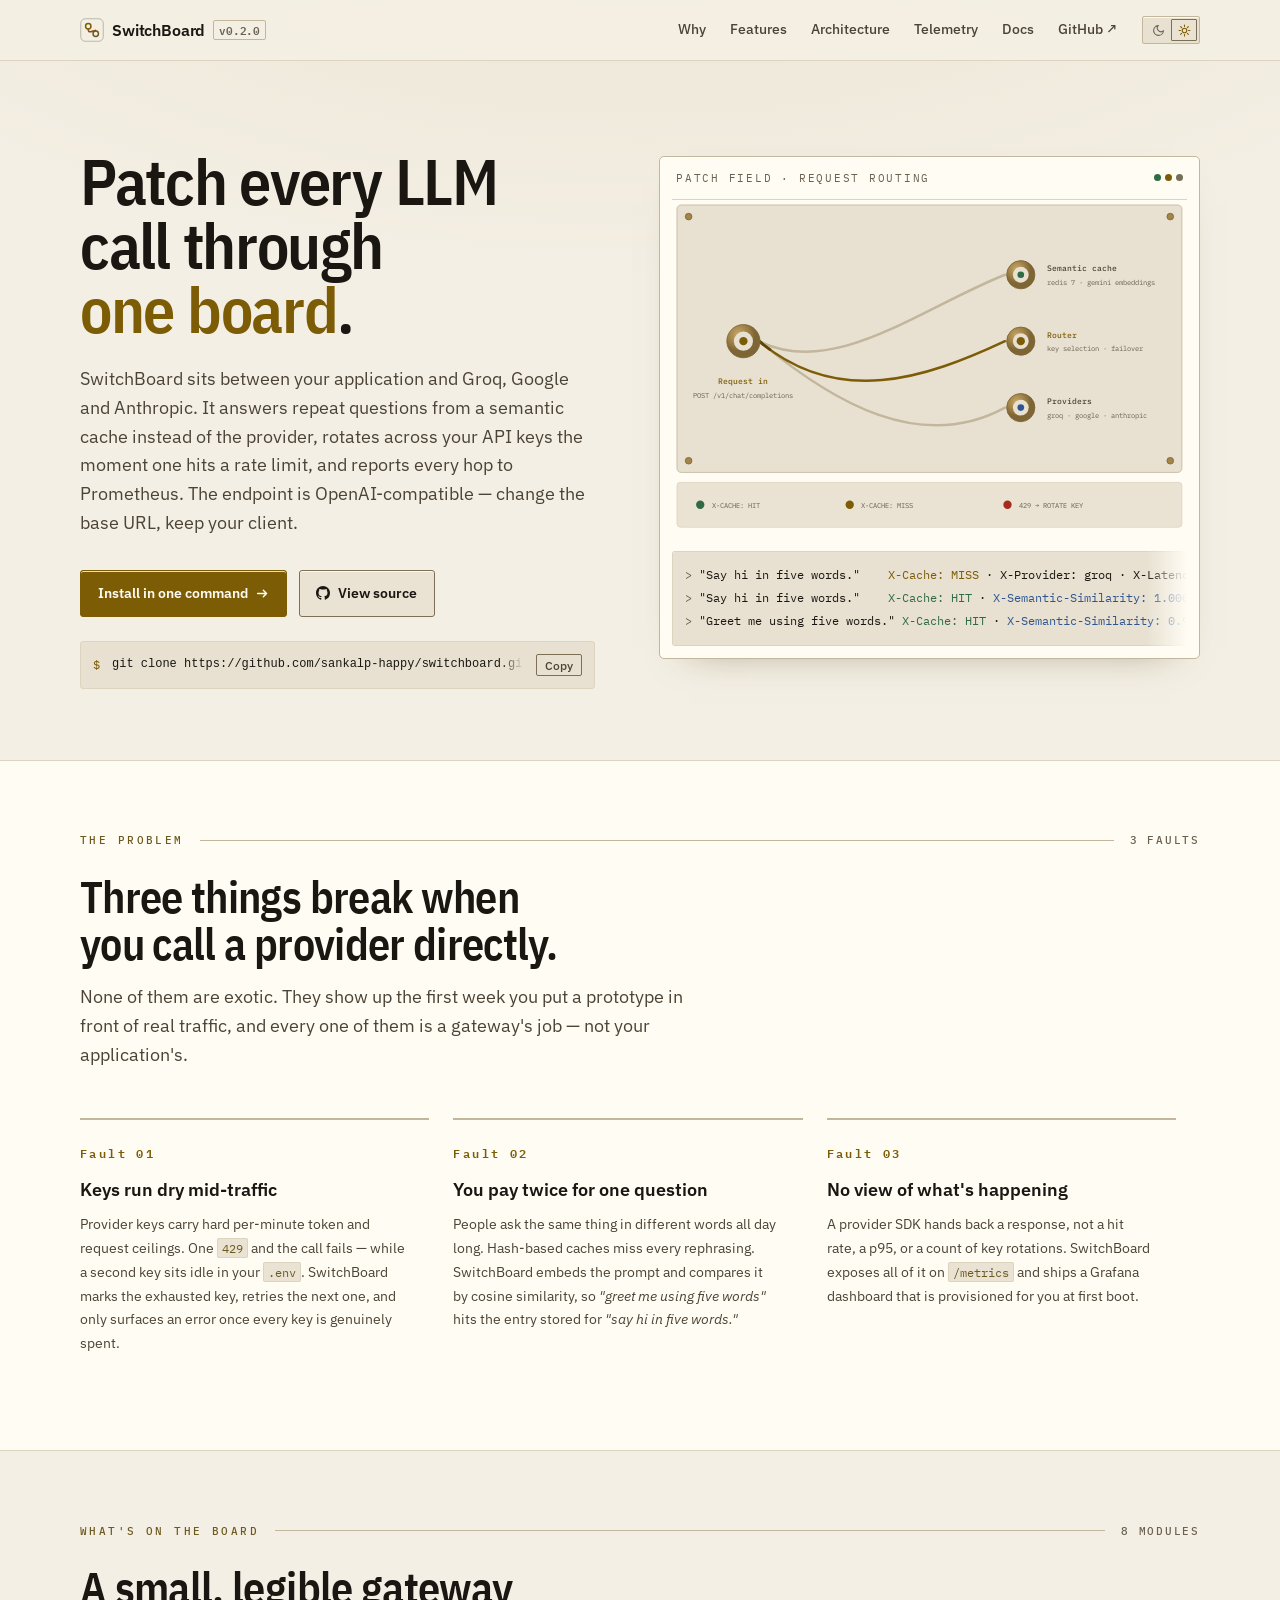
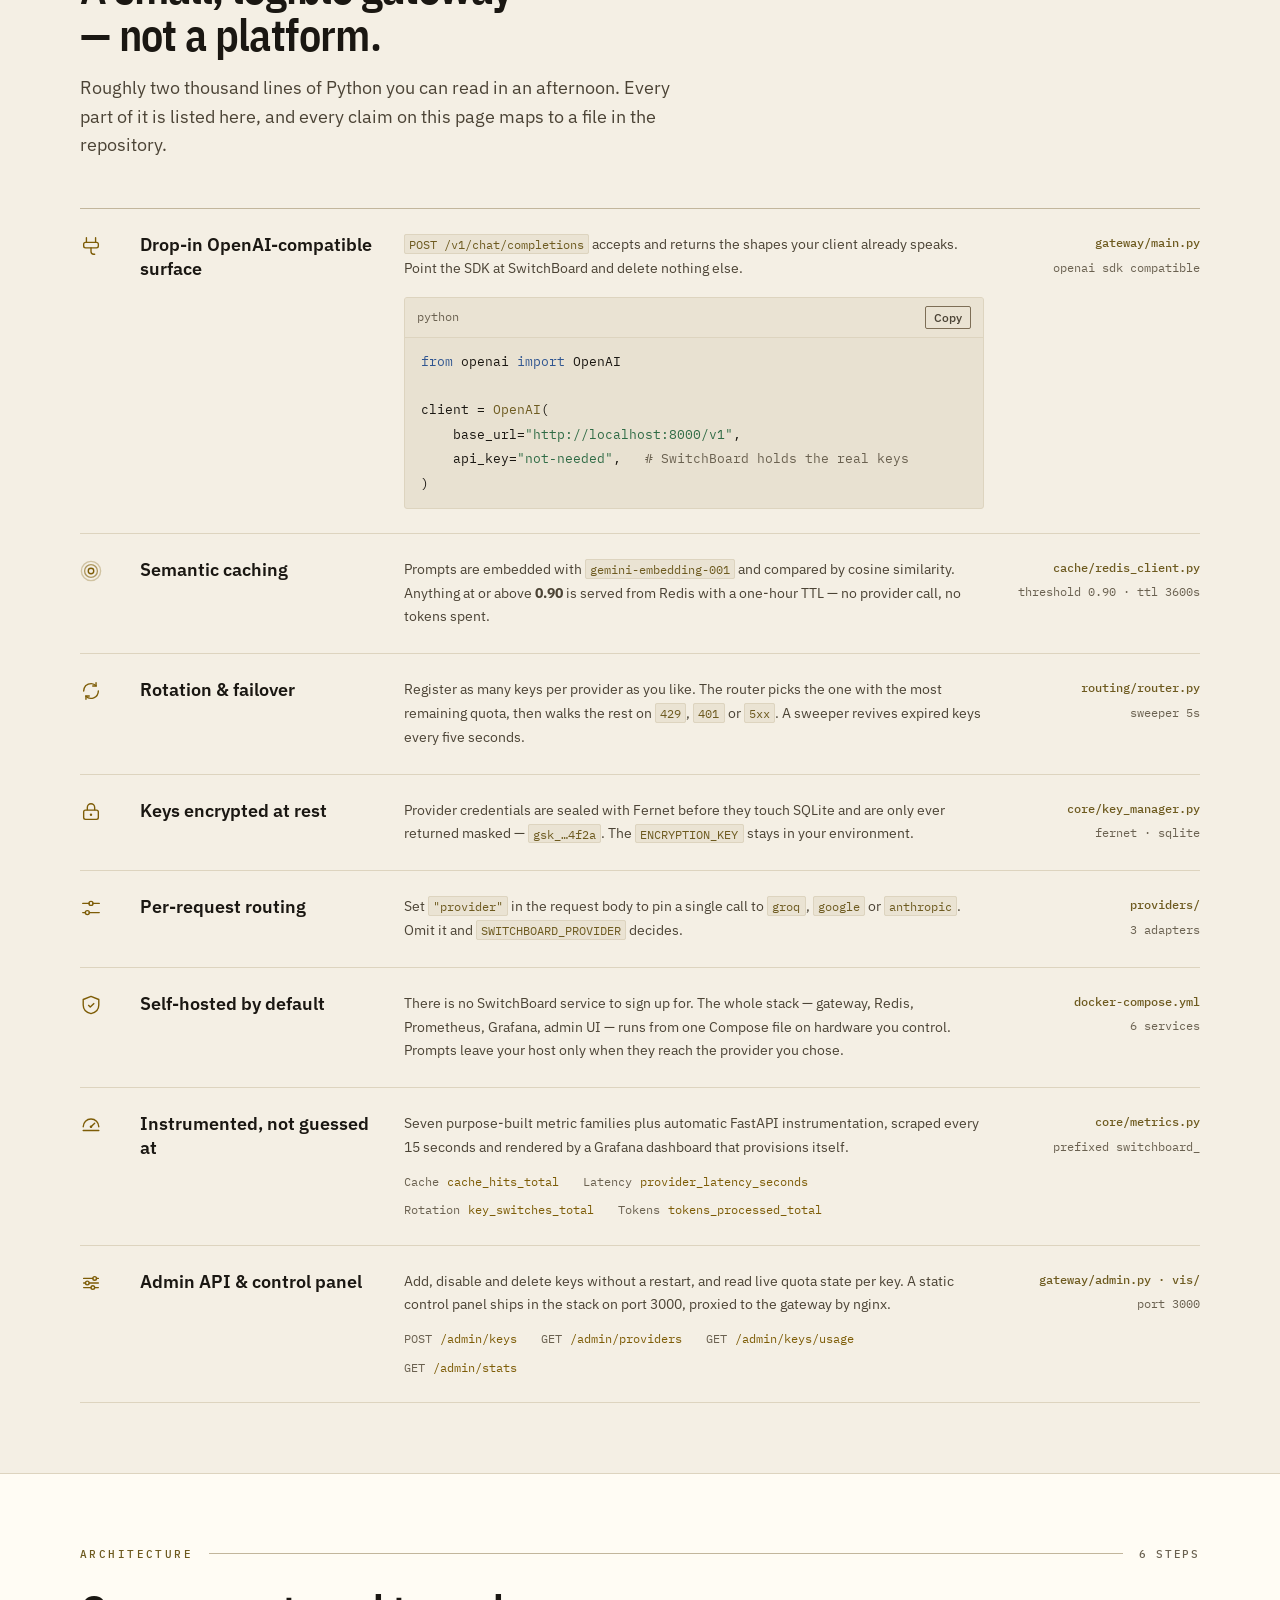
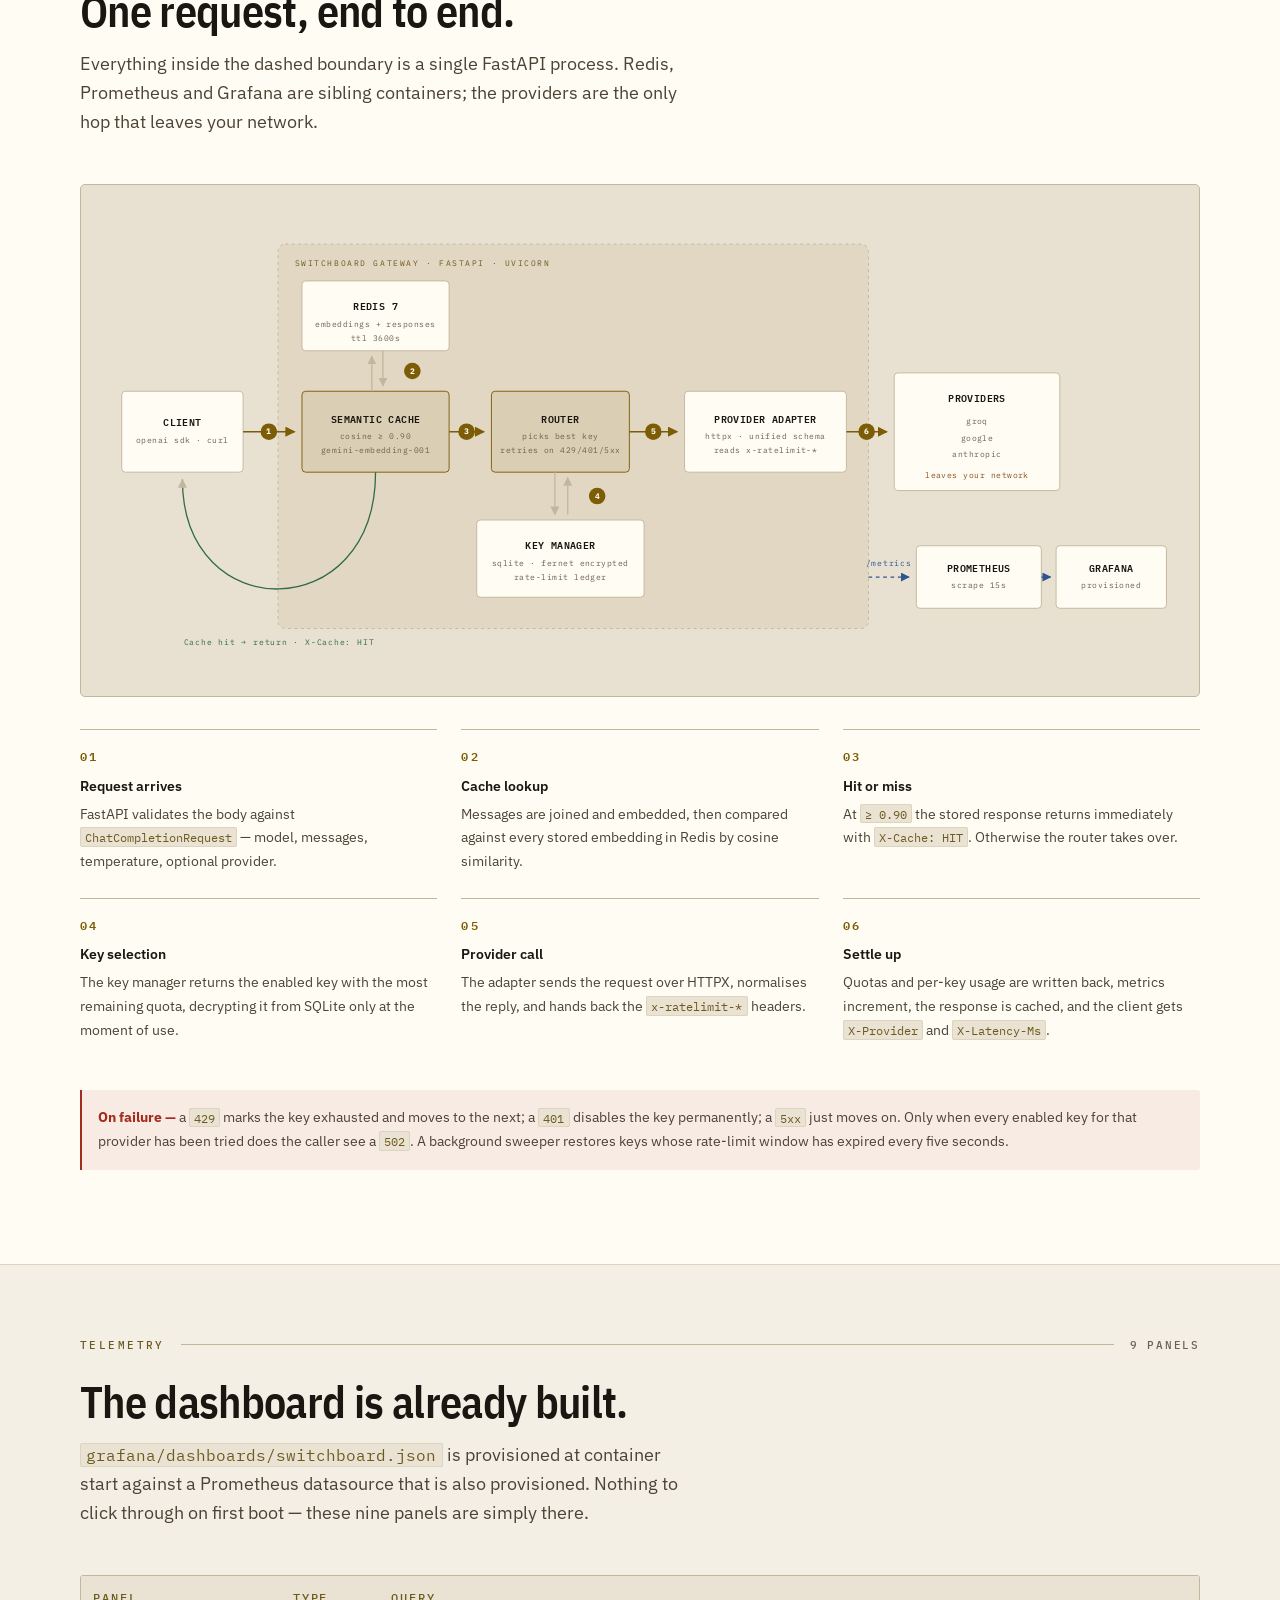
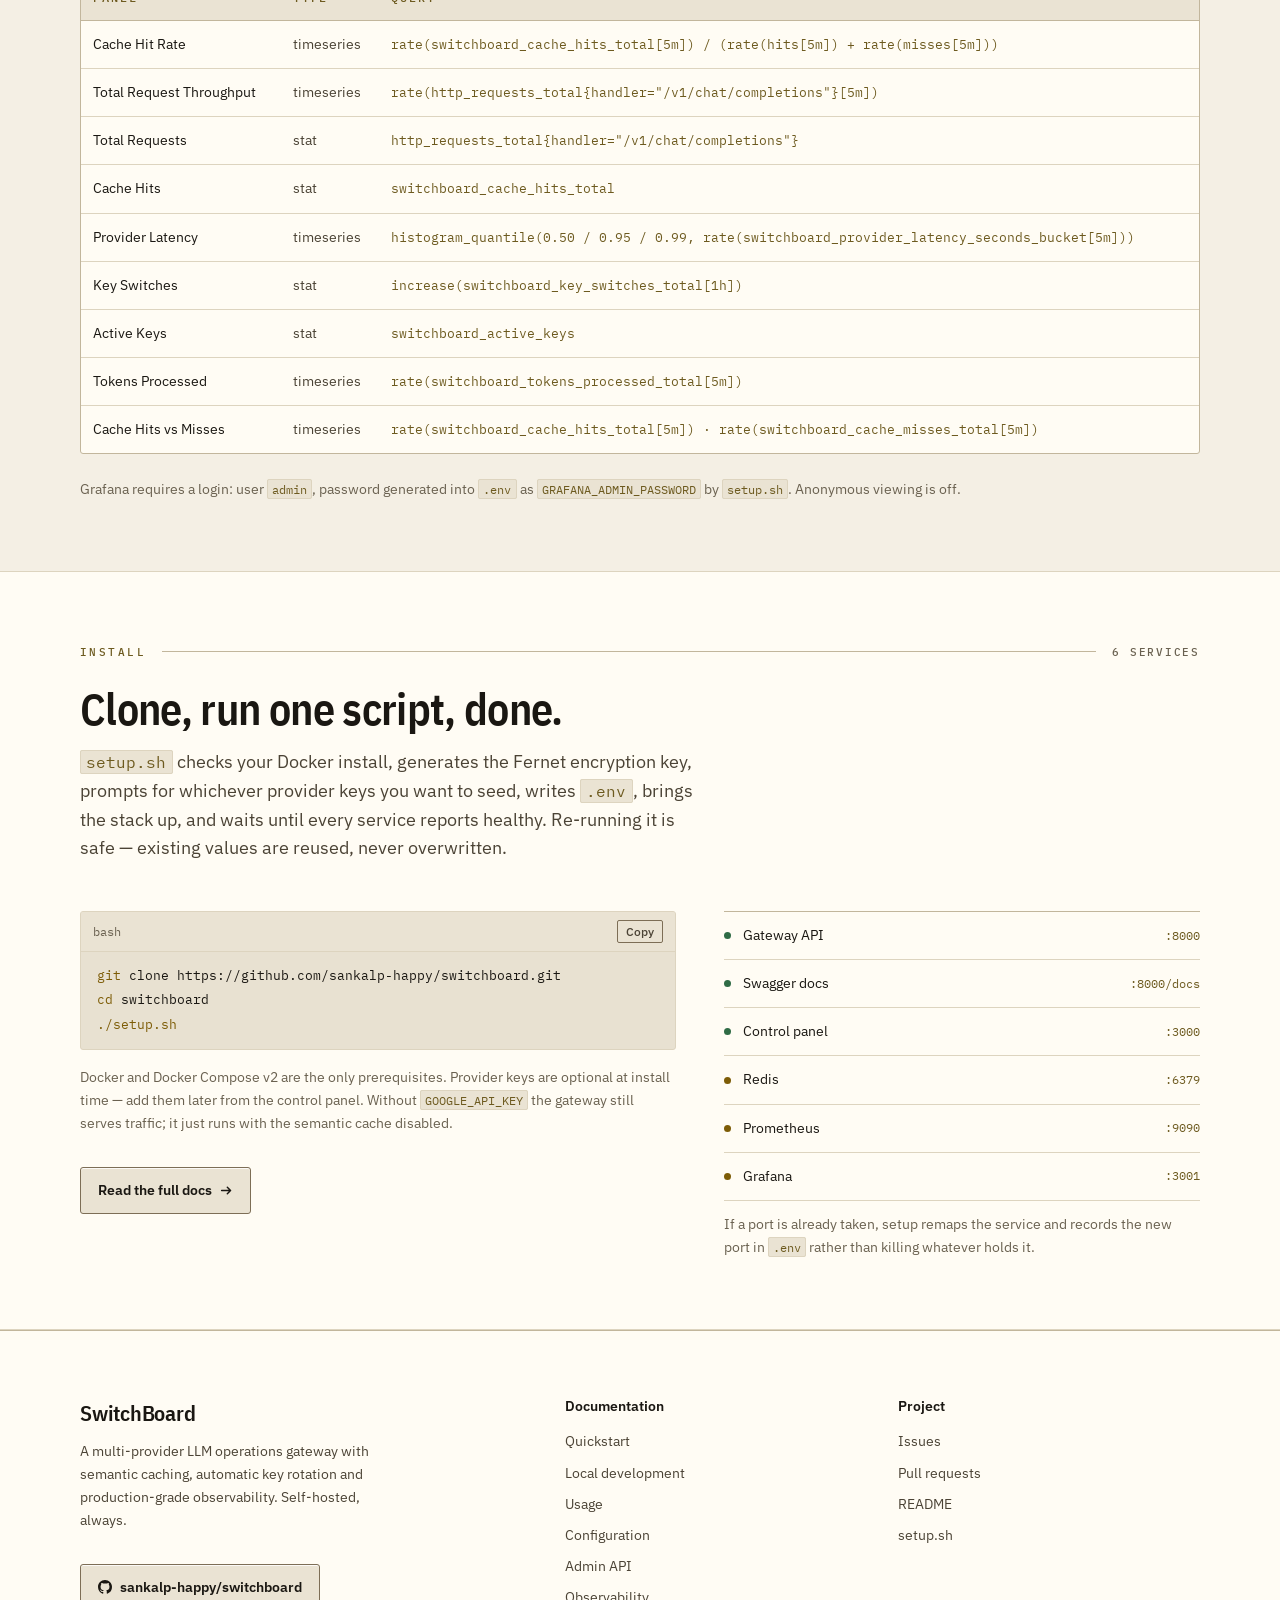
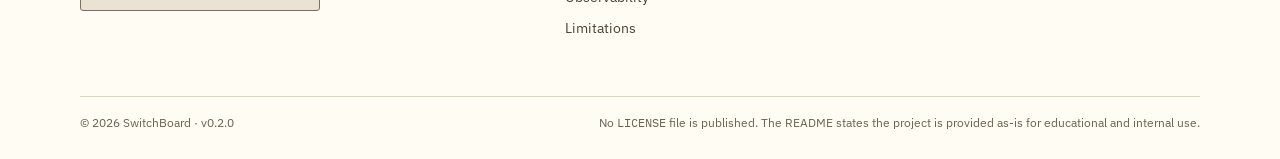
<file: site/index.html>
<!DOCTYPE html>
<html lang="en">
<head>
<meta charset="UTF-8">
<meta name="viewport" content="width=device-width, initial-scale=1">
<title>SwitchBoard — a self-hosted operator for every LLM call</title>
<meta name="description" content="SwitchBoard is a self-hosted, OpenAI-compatible LLM gateway. Semantic caching on Redis, automatic API-key rotation with failover across Groq, Google and Anthropic, and Prometheus + Grafana observability. One command to install.">
<meta name="color-scheme" content="light dark">
<meta property="og:title" content="SwitchBoard — a self-hosted operator for every LLM call">
<meta property="og:description" content="Semantic caching, automatic key rotation, and production-grade observability in front of Groq, Google and Anthropic. Self-hosted, OpenAI-compatible.">
<meta property="og:type" content="website">
<!-- Applied before first paint so a stored preference never flashes the
     other theme. Must stay inline and stay above the stylesheet. -->
<script>(function(){try{var t=localStorage.getItem('sb-theme');if(t==='light'||t==='dark')document.documentElement.dataset.theme=t;}catch(e){}})();</script>
<link rel="preconnect" href="https://fonts.googleapis.com">
<link rel="preconnect" href="https://fonts.gstatic.com" crossorigin>
<link href="https://fonts.googleapis.com/css2?family=IBM+Plex+Mono:wght@400;500&family=IBM+Plex+Sans:wght@400;500;600;700&family=IBM+Plex+Sans+Condensed:wght@600&display=swap" rel="stylesheet">
<link rel="stylesheet" href="assets/switchboard.css">
<link rel="icon" href="data:image/svg+xml,<svg xmlns='http://www.w3.org/2000/svg' viewBox='0 0 32 32'><rect width='32' height='32' rx='6' fill='%232b2620'/><circle cx='11' cy='11' r='3.4' fill='none' stroke='%23e0ac1f' stroke-width='2'/><circle cx='21' cy='21' r='3.4' fill='none' stroke='%23cfae52' stroke-width='2'/><path d='M11 15 C 11 22, 21 14, 21 17' fill='none' stroke='%23cf8442' stroke-width='2'/></svg>">
</head>
<body>
<a class="skip" href="#main">Skip to content</a>

<!-- ============================= NAV ============================= -->
<header class="nav">
  <div class="wrap nav__in">
    <a class="brand" href="index.html">
      <svg width="24" height="24" viewBox="0 0 32 32" aria-hidden="true">
        <rect x="1" y="1" width="30" height="30" rx="6" fill="none" stroke="currentColor" opacity=".35"/>
        <circle cx="11" cy="11" r="3.6" fill="none" stroke="var(--accent)" stroke-width="2"/>
        <circle cx="21" cy="21" r="3.6" fill="none" stroke="var(--brass)" stroke-width="2"/>
        <path d="M11 15.2 C 11 23, 21 14, 21 17.2" fill="none" stroke="var(--copper)" stroke-width="2" stroke-linecap="round"/>
      </svg>
      SwitchBoard <span class="v">v0.2.0</span>
    </a>
    <nav class="nav__links" id="nav-links" aria-label="Primary">
      <a href="#problem">Why</a>
      <a href="#features">Features</a>
      <a href="#architecture">Architecture</a>
      <a href="#telemetry">Telemetry</a>
      <a href="docs.html">Docs</a>
      <a href="https://github.com/sankalp-happy/switchboard">GitHub&nbsp;↗</a>
    </nav>
    <div class="nav__end">
      <button class="themesw" type="button" aria-label="Switch theme">
        <span><svg width="13" height="13" viewBox="0 0 24 24" fill="none" stroke="currentColor" stroke-width="2" aria-hidden="true"><path d="M21 12.8A9 9 0 1 1 11.2 3a7 7 0 0 0 9.8 9.8Z"/></svg></span>
        <span><svg width="13" height="13" viewBox="0 0 24 24" fill="none" stroke="currentColor" stroke-width="2" aria-hidden="true"><circle cx="12" cy="12" r="4.2"/><path d="M12 2v2.5M12 19.5V22M2 12h2.5M19.5 12H22M4.9 4.9l1.8 1.8M17.3 17.3l1.8 1.8M19.1 4.9l-1.8 1.8M6.7 17.3l-1.8 1.8" stroke-linecap="round"/></svg></span>
      </button>
      <button class="nav__toggle" id="nav-toggle" aria-expanded="false" aria-controls="nav-links">Menu</button>
    </div>
  </div>
</header>

<main id="main">

<!-- ============================= HERO ============================= -->
<section class="hero">
  <div class="wrap hero__grid">

    <div>
      <h1 class="display">Patch every LLM call through <em>one board</em>.</h1>
      <p class="lede">
        SwitchBoard sits between your application and Groq, Google and Anthropic. It answers
        repeat questions from a semantic cache instead of the provider, rotates across your API
        keys the moment one hits a rate limit, and reports every hop to Prometheus. The endpoint
        is OpenAI-compatible — change the base URL, keep your client.
      </p>

      <div class="hero__cta">
        <a class="btn btn--key" href="docs.html#quickstart">
          Install in one command
          <svg width="13" height="13" viewBox="0 0 16 16" fill="none" aria-hidden="true"><path d="M2 8h11M9 4l4 4-4 4" stroke="currentColor" stroke-width="1.8" stroke-linecap="round" stroke-linejoin="round"/></svg>
        </a>
        <a class="btn" href="https://github.com/sankalp-happy/switchboard">
          <svg width="14" height="14" viewBox="0 0 16 16" fill="currentColor" aria-hidden="true"><path d="M8 0C3.58 0 0 3.58 0 8c0 3.54 2.29 6.53 5.47 7.59.4.07.55-.17.55-.38 0-.19-.01-.82-.01-1.49-2.01.37-2.53-.49-2.69-.94-.09-.23-.48-.94-.82-1.13-.28-.15-.68-.52-.01-.53.63-.01 1.08.58 1.23.82.72 1.21 1.87.87 2.33.66.07-.52.28-.87.51-1.07-1.78-.2-3.64-.89-3.64-3.95 0-.87.31-1.59.82-2.15-.08-.2-.36-1.02.08-2.12 0 0 .67-.21 2.2.82a7.4 7.4 0 0 1 2-.27c.68 0 1.36.09 2 .27 1.53-1.04 2.2-.82 2.2-.82.44 1.1.16 1.92.08 2.12.51.56.82 1.27.82 2.15 0 3.07-1.87 3.75-3.65 3.95.29.25.54.73.54 1.48 0 1.07-.01 1.93-.01 2.2 0 .21.15.46.55.38A8.01 8.01 0 0 0 16 8c0-4.42-3.58-8-8-8Z"/></svg>
          View source
        </a>
      </div>

      <!-- The prompt marker sits outside <code> so it is not copied. -->
      <div class="cmd">
        <span class="cmd__p" aria-hidden="true">$</span>
        <code>git clone https://github.com/sankalp-happy/switchboard.git &amp;&amp; cd switchboard &amp;&amp; ./setup.sh</code>
        <button class="code__copy" type="button">Copy</button>
      </div>

    </div>

    <!-- Patch-panel figure -->
    <figure class="panelfig" aria-labelledby="panelcap">
      <figcaption class="panelfig__bar" id="panelcap">
        <span>Patch field · request routing</span>
        <span class="panelfig__lamps">
          <i class="led led--on"></i><i class="led led--warn led--pulse"></i><i class="led"></i>
        </span>
      </figcaption>

      <svg viewBox="0 0 620 400" role="img" aria-label="A patch panel: one incoming request jack is corded to three destination jacks — semantic cache, router, and provider adapters.">
        <defs>
          <!-- Stops are coloured from CSS so the brass re-tints per theme. -->
          <radialGradient id="brass" cx="35%" cy="30%">
            <stop offset="0%"/><stop offset="55%"/><stop offset="100%"/>
          </radialGradient>
        </defs>

        <!-- recessed field -->
        <rect class="pf-field" x="6" y="6" width="608" height="322" rx="5"/>
        <!-- screws -->
        <g class="pf-screw">
          <circle cx="20" cy="20" r="4"/><circle cx="600" cy="20" r="4"/>
          <circle cx="20" cy="314" r="4"/><circle cx="600" cy="314" r="4"/>
        </g>

        <!-- cords (drawn under the jacks) -->
        <path class="cord cord--dim"  d="M105 170 C 195 215, 300 130, 401 90"/>
        <path class="cord cord--dim"  d="M105 170 C 195 245, 300 305, 401 250"/>
        <path class="cord cord--live" d="M105 170 C 200 250, 305 215, 401 170"/>
        <path class="pulse"           d="M105 170 C 200 250, 305 215, 401 170"/>

        <!-- ingress jack -->
        <g>
          <circle class="pf-ring" cx="86" cy="170" r="20"/>
          <circle class="pf-hole" cx="86" cy="170" r="11.5"/>
          <circle class="dot-warn" cx="86" cy="170" r="5"/>
          <text class="svg-label svg-label--key" x="86" y="222" text-anchor="middle">Request in</text>
          <text class="svg-sub" x="86" y="238" text-anchor="middle">POST /v1/chat/completions</text>
        </g>

        <!-- destination jacks -->
        <g>
          <circle class="pf-ring" cx="420" cy="90" r="17"/>
          <circle class="pf-hole" cx="420" cy="90" r="9.5"/>
          <circle class="dot-ok" cx="420" cy="90" r="4"/>
          <text class="svg-label" x="452" y="86">Semantic cache</text>
          <text class="svg-sub"   x="452" y="102">redis 7 · gemini embeddings</text>
        </g>
        <g>
          <circle class="pf-ring" cx="420" cy="170" r="17"/>
          <circle class="pf-hole" cx="420" cy="170" r="9.5"/>
          <circle class="dot-warn" cx="420" cy="170" r="5"/>
          <text class="svg-label svg-label--key" x="452" y="166">Router</text>
          <text class="svg-sub"   x="452" y="182">key selection · failover</text>
        </g>
        <g>
          <circle class="pf-ring" cx="420" cy="250" r="17"/>
          <circle class="pf-hole" cx="420" cy="250" r="9.5"/>
          <circle class="dot-info" cx="420" cy="250" r="4"/>
          <text class="svg-label" x="452" y="246">Providers</text>
          <text class="svg-sub"   x="452" y="262">groq · google · anthropic</text>
        </g>

        <!-- lamp rail -->
        <rect class="pf-rail" x="6" y="340" width="608" height="54" rx="4"/>
        <g>
          <circle class="dot-ok" cx="34" cy="367" r="5"/>
          <text class="svg-sub" x="48" y="371">X-CACHE: HIT</text>
          <circle class="dot-warn" cx="214" cy="367" r="5"/>
          <text class="svg-sub" x="228" y="371">X-CACHE: MISS</text>
          <circle class="dot-alarm" cx="404" cy="367" r="5"/>
          <text class="svg-sub" x="418" y="371">429 → ROTATE KEY</text>
        </g>
      </svg>

      <div class="readout">
        <div><b>&gt;</b> "Say hi in five words."&nbsp;&nbsp;&nbsp;&nbsp;<span class="miss">X-Cache: MISS</span> · X-Provider: groq · X-Latency-Ms: 424.0</div>
        <div><b>&gt;</b> "Say hi in five words."&nbsp;&nbsp;&nbsp;&nbsp;<span class="hit">X-Cache: HIT</span> · <span class="sim">X-Semantic-Similarity: 1.0000</span></div>
        <div><b>&gt;</b> "Greet me using five words."&nbsp;<span class="hit">X-Cache: HIT</span> · <span class="sim">X-Semantic-Similarity: 0.9144</span></div>
      </div>
    </figure>

  </div>
</section>

<!-- ============================= PROBLEM ============================= -->
<section id="problem" class="band">
  <div class="wrap">
    <div class="srail">
      <span class="srail__n">The problem</span>
      <i class="srail__r" aria-hidden="true"></i>
      <span class="srail__d">3 faults</span>
    </div>
    <div class="sec-head">
      <h2 class="sec-title">Three things break when you call a provider directly.</h2>
      <p class="lede">
        None of them are exotic. They show up the first week you put a prototype in front of
        real traffic, and every one of them is a gateway's job — not your application's.
      </p>
    </div>

    <div class="faults">
      <article class="fault">
        <div class="fault__n">Fault 01</div>
        <h3>Keys run dry mid-traffic</h3>
        <p>
          Provider keys carry hard per-minute token and request ceilings. One <span class="inline">429</span>
          and the call fails — while a second key sits idle in your <span class="inline">.env</span>.
          SwitchBoard marks the exhausted key, retries the next one, and only surfaces an error
          once every key is genuinely spent.
        </p>
      </article>
      <article class="fault">
        <div class="fault__n">Fault 02</div>
        <h3>You pay twice for one question</h3>
        <p>
          People ask the same thing in different words all day long. Hash-based caches miss
          every rephrasing. SwitchBoard embeds the prompt and compares it by cosine similarity,
          so <em>"greet me using five words"</em> hits the entry stored for
          <em>"say hi in five words."</em>
        </p>
      </article>
      <article class="fault">
        <div class="fault__n">Fault 03</div>
        <h3>No view of what's happening</h3>
        <p>
          A provider SDK hands back a response, not a hit rate, a p95, or a count of key
          rotations. SwitchBoard exposes all of it on <span class="inline">/metrics</span> and
          ships a Grafana dashboard that is provisioned for you at first boot.
        </p>
      </article>
    </div>
  </div>
</section>

<!-- ============================= FEATURES ============================= -->
<section id="features">
  <div class="wrap">
    <div class="srail">
      <span class="srail__n">What's on the board</span>
      <i class="srail__r" aria-hidden="true"></i>
      <span class="srail__d">8 modules</span>
    </div>
    <div class="sec-head">
      <h2 class="sec-title">A small, legible gateway — not a platform.</h2>
      <p class="lede">
        Roughly two thousand lines of Python you can read in an afternoon. Every part of it is
        listed here, and every claim on this page maps to a file in the repository.
      </p>
    </div>

    <div class="index">

      <article class="item">
        <div class="item__ico"><svg width="22" height="22" viewBox="0 0 24 24" fill="none" stroke="currentColor" stroke-width="1.5" stroke-linecap="round" aria-hidden="true"><path d="M7 3v5M17 3v5"/><rect x="4" y="8" width="16" height="6" rx="2"/><path d="M12 14v4a3 3 0 0 0 3 3h1"/></svg></div>
        <h3 class="item__name">Drop-in OpenAI-compatible surface</h3>
        <div class="item__body">
          <p>
            <span class="inline">POST /v1/chat/completions</span> accepts and returns the shapes your
            client already speaks. Point the SDK at SwitchBoard and delete nothing else.
          </p>
          <div class="code code--flush">
            <div class="code__bar"><span class="code__lang">python</span><button class="code__copy" type="button">Copy</button></div>
<pre><code><span class="t-kw">from</span> openai <span class="t-kw">import</span> OpenAI

client = <span class="t-fn">OpenAI</span>(
    base_url=<span class="t-str">"http://localhost:8000/v1"</span>,
    api_key=<span class="t-str">"not-needed"</span>,   <span class="t-com"># SwitchBoard holds the real keys</span>
)</code></pre>
          </div>
        </div>
        <div class="item__meta"><b>gateway/main.py</b>openai sdk compatible</div>
      </article>

      <article class="item">
        <div class="item__ico"><svg width="22" height="22" viewBox="0 0 24 24" fill="none" stroke="currentColor" stroke-width="1.5" aria-hidden="true"><circle cx="12" cy="12" r="3"/><circle cx="12" cy="12" r="7" opacity=".6"/><circle cx="12" cy="12" r="10.5" opacity=".3"/></svg></div>
        <h3 class="item__name">Semantic caching</h3>
        <div class="item__body">
          <p>
            Prompts are embedded with <span class="inline">gemini-embedding-001</span> and compared
            by cosine similarity. Anything at or above <b>0.90</b> is served from Redis with a
            one-hour TTL — no provider call, no tokens spent.
          </p>
        </div>
        <div class="item__meta"><b>cache/redis_client.py</b>threshold 0.90 · ttl 3600s</div>
      </article>

      <article class="item">
        <div class="item__ico"><svg width="22" height="22" viewBox="0 0 24 24" fill="none" stroke="currentColor" stroke-width="1.5" stroke-linecap="round" aria-hidden="true"><path d="M20 12a8 8 0 0 1-13.7 5.6M4 12a8 8 0 0 1 13.7-5.6"/><path d="M17.5 3v3.6h-3.6M6.5 21v-3.6h3.6"/></svg></div>
        <h3 class="item__name">Rotation &amp; failover</h3>
        <div class="item__body">
          <p>
            Register as many keys per provider as you like. The router picks the one with the most
            remaining quota, then walks the rest on <span class="inline">429</span>,
            <span class="inline">401</span> or <span class="inline">5xx</span>. A sweeper revives
            expired keys every five seconds.
          </p>
        </div>
        <div class="item__meta"><b>routing/router.py</b>sweeper 5s</div>
      </article>

      <article class="item">
        <div class="item__ico"><svg width="22" height="22" viewBox="0 0 24 24" fill="none" stroke="currentColor" stroke-width="1.5" aria-hidden="true"><rect x="4" y="10" width="16" height="10" rx="2"/><path d="M8 10V7a4 4 0 0 1 8 0v3"/><circle cx="12" cy="15" r="1.3" fill="currentColor" stroke="none"/></svg></div>
        <h3 class="item__name">Keys encrypted at rest</h3>
        <div class="item__body">
          <p>
            Provider credentials are sealed with Fernet before they touch SQLite and are only ever
            returned masked — <span class="inline">gsk_…4f2a</span>. The
            <span class="inline">ENCRYPTION_KEY</span> stays in your environment.
          </p>
        </div>
        <div class="item__meta"><b>core/key_manager.py</b>fernet · sqlite</div>
      </article>

      <article class="item">
        <div class="item__ico"><svg width="22" height="22" viewBox="0 0 24 24" fill="none" stroke="currentColor" stroke-width="1.5" stroke-linecap="round" aria-hidden="true"><path d="M3 7h7M14 7h7M3 17h3M10 17h11"/><circle cx="12" cy="7" r="2.2"/><circle cx="8" cy="17" r="2.2"/></svg></div>
        <h3 class="item__name">Per-request routing</h3>
        <div class="item__body">
          <p>
            Set <span class="inline">"provider"</span> in the request body to pin a single call to
            <span class="inline">groq</span>, <span class="inline">google</span> or
            <span class="inline">anthropic</span>. Omit it and
            <span class="inline">SWITCHBOARD_PROVIDER</span> decides.
          </p>
        </div>
        <div class="item__meta"><b>providers/</b>3 adapters</div>
      </article>

      <article class="item">
        <div class="item__ico"><svg width="22" height="22" viewBox="0 0 24 24" fill="none" stroke="currentColor" stroke-width="1.5" stroke-linejoin="round" aria-hidden="true"><path d="M12 2.6 20.5 6v6c0 5-3.6 8.3-8.5 9.4C7.1 20.3 3.5 17 3.5 12V6Z"/><path d="M9 12l2.2 2.2L15.5 10"/></svg></div>
        <h3 class="item__name">Self-hosted by default</h3>
        <div class="item__body">
          <p>
            There is no SwitchBoard service to sign up for. The whole stack — gateway, Redis,
            Prometheus, Grafana, admin UI — runs from one Compose file on hardware you control.
            Prompts leave your host only when they reach the provider you chose.
          </p>
        </div>
        <div class="item__meta"><b>docker-compose.yml</b>6 services</div>
      </article>

      <article class="item">
        <div class="item__ico"><svg width="22" height="22" viewBox="0 0 24 24" fill="none" stroke="currentColor" stroke-width="1.5" stroke-linecap="round" aria-hidden="true"><path d="M3.5 14a8.5 8.5 0 0 1 17 0"/><path d="M12 14l4-4"/><circle cx="12" cy="14" r="1.4" fill="currentColor" stroke="none"/><path d="M3.5 18h17"/></svg></div>
        <h3 class="item__name">Instrumented, not guessed at</h3>
        <div class="item__body">
          <p>
            Seven purpose-built metric families plus automatic FastAPI instrumentation, scraped
            every 15 seconds and rendered by a Grafana dashboard that provisions itself.
          </p>
          <dl class="pairs">
            <div><dt>Cache</dt><dd>cache_hits_total</dd></div>
            <div><dt>Latency</dt><dd>provider_latency_seconds</dd></div>
            <div><dt>Rotation</dt><dd>key_switches_total</dd></div>
            <div><dt>Tokens</dt><dd>tokens_processed_total</dd></div>
          </dl>
        </div>
        <div class="item__meta"><b>core/metrics.py</b>prefixed switchboard_</div>
      </article>

      <article class="item">
        <div class="item__ico"><svg width="22" height="22" viewBox="0 0 24 24" fill="none" stroke="currentColor" stroke-width="1.5" stroke-linecap="round" aria-hidden="true"><path d="M4 7h10M18 7h2M4 12h2M10 12h10M4 17h8M16 17h4"/><circle cx="16" cy="7" r="2"/><circle cx="8" cy="12" r="2"/><circle cx="14" cy="17" r="2"/></svg></div>
        <h3 class="item__name">Admin API &amp; control panel</h3>
        <div class="item__body">
          <p>
            Add, disable and delete keys without a restart, and read live quota state per key.
            A static control panel ships in the stack on port 3000, proxied to the gateway by nginx.
          </p>
          <dl class="pairs">
            <div><dt>POST</dt><dd>/admin/keys</dd></div>
            <div><dt>GET</dt><dd>/admin/providers</dd></div>
            <div><dt>GET</dt><dd>/admin/keys/usage</dd></div>
            <div><dt>GET</dt><dd>/admin/stats</dd></div>
          </dl>
        </div>
        <div class="item__meta"><b>gateway/admin.py · vis/</b>port 3000</div>
      </article>

    </div>
  </div>
</section>

<!-- ============================= ARCHITECTURE ============================= -->
<section id="architecture" class="band">
  <div class="wrap">
    <div class="srail">
      <span class="srail__n">Architecture</span>
      <i class="srail__r" aria-hidden="true"></i>
      <span class="srail__d">6 steps</span>
    </div>
    <div class="sec-head">
      <h2 class="sec-title">One request, end to end.</h2>
      <p class="lede">
        Everything inside the dashed boundary is a single FastAPI process. Redis, Prometheus and
        Grafana are sibling containers; the providers are the only hop that leaves your network.
      </p>
    </div>

    <div class="diagram">
      <!-- shared arrowhead markers: kept in a standalone node so they resolve
           whichever of the two diagrams is currently displayed -->
      <svg class="defs-only" width="0" height="0" aria-hidden="true" focusable="false">
        <defs>
          <marker id="ah" viewBox="0 0 10 10" refX="9" refY="5" markerWidth="7" markerHeight="7" orient="auto-start-reverse">
            <path class="ah-dim" d="M0 0 L10 5 L0 10 z"/>
          </marker>
          <marker id="ahh" viewBox="0 0 10 10" refX="9" refY="5" markerWidth="7" markerHeight="7" orient="auto-start-reverse">
            <path class="ah-hot" d="M0 0 L10 5 L0 10 z"/>
          </marker>
          <marker id="aht" viewBox="0 0 10 10" refX="9" refY="5" markerWidth="7" markerHeight="7" orient="auto-start-reverse">
            <path class="ah-tel" d="M0 0 L10 5 L0 10 z"/>
          </marker>
        </defs>
      </svg>

      <!-- ---------- wide ---------- -->
      <svg class="dia--wide" viewBox="0 0 1160 500" role="img" aria-label="Architecture diagram. A client posts to the gateway. The semantic cache checks Redis; a hit returns immediately. On a miss the router consults the key manager in SQLite, calls a provider adapter, and the adapter calls Groq, Google or Anthropic. Prometheus scrapes the gateway metrics endpoint and Grafana reads Prometheus.">
        <!-- gateway boundary -->
        <rect class="zone" x="186" y="36" width="642" height="418" rx="8"/>
        <text class="zone-label" x="204" y="60">SWITCHBOARD GATEWAY · FASTAPI · UVICORN</text>

        <!-- client -->
        <rect class="node-box" x="16" y="196" width="132" height="88" rx="4"/>
        <text class="node-t" x="82" y="234" text-anchor="middle">CLIENT</text>
        <text class="node-s" x="82" y="252" text-anchor="middle">openai sdk · curl</text>

        <!-- redis -->
        <rect class="node-box" x="212" y="76" width="160" height="76" rx="4"/>
        <text class="node-t" x="292" y="108" text-anchor="middle">REDIS 7</text>
        <text class="node-s" x="292" y="126" text-anchor="middle">embeddings + responses</text>
        <text class="node-s" x="292" y="141" text-anchor="middle">ttl 3600s</text>

        <!-- semantic cache -->
        <rect class="node-box node-box--key" x="212" y="196" width="160" height="88" rx="4"/>
        <text class="node-t" x="292" y="230" text-anchor="middle">SEMANTIC CACHE</text>
        <text class="node-s" x="292" y="248" text-anchor="middle">cosine ≥ 0.90</text>
        <text class="node-s" x="292" y="263" text-anchor="middle">gemini-embedding-001</text>

        <!-- router -->
        <rect class="node-box node-box--key" x="418" y="196" width="150" height="88" rx="4"/>
        <text class="node-t" x="493" y="230" text-anchor="middle">ROUTER</text>
        <text class="node-s" x="493" y="248" text-anchor="middle">picks best key</text>
        <text class="node-s" x="493" y="263" text-anchor="middle">retries on 429/401/5xx</text>

        <!-- key manager -->
        <rect class="node-box" x="402" y="336" width="182" height="84" rx="4"/>
        <text class="node-t" x="493" y="368" text-anchor="middle">KEY MANAGER</text>
        <text class="node-s" x="493" y="386" text-anchor="middle">sqlite · fernet encrypted</text>
        <text class="node-s" x="493" y="401" text-anchor="middle">rate-limit ledger</text>

        <!-- adapter -->
        <rect class="node-box" x="628" y="196" width="176" height="88" rx="4"/>
        <text class="node-t" x="716" y="230" text-anchor="middle">PROVIDER ADAPTER</text>
        <text class="node-s" x="716" y="248" text-anchor="middle">httpx · unified schema</text>
        <text class="node-s" x="716" y="263" text-anchor="middle">reads x-ratelimit-*</text>

        <!-- providers -->
        <rect class="node-box" x="856" y="176" width="180" height="128" rx="4"/>
        <text class="node-t" x="946" y="208" text-anchor="middle">PROVIDERS</text>
        <text class="node-s" x="946" y="232" text-anchor="middle">groq</text>
        <text class="node-s" x="946" y="250" text-anchor="middle">google</text>
        <text class="node-s" x="946" y="268" text-anchor="middle">anthropic</text>
        <text class="node-s node-s--exit" x="946" y="290" text-anchor="middle">leaves your network</text>

        <!-- telemetry -->
        <rect class="node-box" x="880" y="364" width="136" height="68" rx="4"/>
        <text class="node-t" x="948" y="392" text-anchor="middle">PROMETHEUS</text>
        <text class="node-s" x="948" y="410" text-anchor="middle">scrape 15s</text>
        <rect class="node-box" x="1032" y="364" width="120" height="68" rx="4"/>
        <text class="node-t" x="1092" y="392" text-anchor="middle">GRAFANA</text>
        <text class="node-s" x="1092" y="410" text-anchor="middle">provisioned</text>

        <!-- main flow -->
        <path class="flow flow--hot" d="M148 240 H 204"  marker-end="url(#ahh)"/>
        <path class="flow" d="M288 196 V 158" marker-end="url(#ah)"/>
        <path class="flow" d="M300 152 V 190" marker-end="url(#ah)"/>
        <path class="flow flow--hot" d="M372 240 H 410" marker-end="url(#ahh)"/>
        <path class="flow" d="M487 284 V 330" marker-end="url(#ah)"/>
        <path class="flow" d="M501 330 V 290" marker-end="url(#ah)"/>
        <path class="flow flow--hot" d="M568 240 H 620" marker-end="url(#ahh)"/>
        <path class="flow flow--hot" d="M804 240 H 848" marker-end="url(#ahh)"/>

        <!-- cache-hit return -->
        <path class="flow flow--hit" d="M292 284 C 292 452, 82 452, 82 292" marker-end="url(#ah)"/>
        <text class="flow-t flow-t--hit" x="187" y="472" text-anchor="middle">Cache hit → return · X-Cache: HIT</text>

        <!-- telemetry flow -->
        <path class="flow flow--tel" d="M828 398 H 872" marker-end="url(#aht)"/>
        <path class="flow flow--tel" d="M1016 398 H 1026" marker-end="url(#aht)"/>
        <text class="flow-t flow-t--tel" x="850" y="386" text-anchor="middle">/metrics</text>

        <!-- step badges -->
        <g>
          <circle class="step-c" cx="176" cy="240" r="9"/><text class="step-n" x="176" y="243" text-anchor="middle">1</text>
          <circle class="step-c" cx="332" cy="174" r="9"/><text class="step-n" x="332" y="177" text-anchor="middle">2</text>
          <circle class="step-c" cx="391" cy="240" r="9"/><text class="step-n" x="391" y="243" text-anchor="middle">3</text>
          <circle class="step-c" cx="533" cy="310" r="9"/><text class="step-n" x="533" y="313" text-anchor="middle">4</text>
          <circle class="step-c" cx="594" cy="240" r="9"/><text class="step-n" x="594" y="243" text-anchor="middle">5</text>
          <circle class="step-c" cx="826" cy="240" r="9"/><text class="step-n" x="826" y="243" text-anchor="middle">6</text>
        </g>
      </svg>

      <!-- ---------- tall / mobile ---------- -->
      <svg class="dia--tall" viewBox="0 0 380 980" role="img" aria-label="Architecture diagram, vertical layout. Client to semantic cache to Redis, then router to key manager, then provider adapter to Groq, Google or Anthropic. A cache hit returns straight to the client. Prometheus scrapes the gateway and Grafana reads Prometheus.">
        <rect class="zone" x="58" y="104" width="298" height="520" rx="8"/>
        <text class="zone-label zone-label--tight" x="70" y="126">SWITCHBOARD GATEWAY</text>

        <rect class="node-box" x="80" y="16" width="240" height="60" rx="4"/>
        <text class="node-t" x="200" y="42" text-anchor="middle">CLIENT</text>
        <text class="node-s" x="200" y="60" text-anchor="middle">openai sdk · curl</text>

        <rect class="node-box node-box--key" x="80" y="142" width="240" height="66" rx="4"/>
        <text class="node-t" x="200" y="170" text-anchor="middle">SEMANTIC CACHE</text>
        <text class="node-s" x="200" y="188" text-anchor="middle">cosine ≥ 0.90 · gemini</text>

        <rect class="node-box" x="80" y="244" width="240" height="58" rx="4"/>
        <text class="node-t" x="200" y="270" text-anchor="middle">REDIS 7</text>
        <text class="node-s" x="200" y="288" text-anchor="middle">ttl 3600s</text>

        <rect class="node-box node-box--key" x="80" y="348" width="240" height="66" rx="4"/>
        <text class="node-t" x="200" y="376" text-anchor="middle">ROUTER</text>
        <text class="node-s" x="200" y="394" text-anchor="middle">retries on 429/401/5xx</text>

        <rect class="node-box" x="80" y="450" width="240" height="58" rx="4"/>
        <text class="node-t" x="200" y="476" text-anchor="middle">KEY MANAGER</text>
        <text class="node-s" x="200" y="494" text-anchor="middle">sqlite · fernet</text>

        <rect class="node-box" x="80" y="548" width="240" height="60" rx="4"/>
        <text class="node-t" x="200" y="574" text-anchor="middle">PROVIDER ADAPTER</text>
        <text class="node-s" x="200" y="592" text-anchor="middle">httpx · x-ratelimit-*</text>

        <rect class="node-box" x="80" y="654" width="240" height="76" rx="4"/>
        <text class="node-t" x="200" y="682" text-anchor="middle">PROVIDERS</text>
        <text class="node-s" x="200" y="702" text-anchor="middle">groq · google · anthropic</text>
        <text class="node-s node-s--exit" x="200" y="719" text-anchor="middle">leaves your network</text>

        <rect class="node-box" x="80" y="810" width="240" height="56" rx="4"/>
        <text class="node-t" x="200" y="836" text-anchor="middle">PROMETHEUS</text>
        <text class="node-s" x="200" y="853" text-anchor="middle">scrape 15s</text>

        <rect class="node-box" x="80" y="902" width="240" height="56" rx="4"/>
        <text class="node-t" x="200" y="928" text-anchor="middle">GRAFANA</text>
        <text class="node-s" x="200" y="945" text-anchor="middle">provisioned dashboard</text>

        <path class="flow flow--hot" d="M200 76 V 134"  marker-end="url(#ahh)"/>
        <path class="flow" d="M188 208 V 238" marker-end="url(#ah)"/>
        <path class="flow" d="M212 238 V 208" marker-end="url(#ah)"/>
        <path class="flow flow--hot" d="M200 302 V 340" marker-end="url(#ahh)"/>
        <path class="flow" d="M188 414 V 444" marker-end="url(#ah)"/>
        <path class="flow" d="M212 444 V 414" marker-end="url(#ah)"/>
        <path class="flow flow--hot" d="M200 508 V 540" marker-end="url(#ahh)"/>
        <path class="flow flow--hot" d="M200 608 V 646" marker-end="url(#ahh)"/>

        <path class="flow flow--hit" d="M80 168 H 42 V 46 H 72" marker-end="url(#ah)"/>
        <text class="flow-t flow-t--hit" x="16" y="108" text-anchor="middle" transform="rotate(-90 16 108)">Cache hit</text>

        <path class="flow flow--tel" d="M58 580 H 34 V 786 H 200 V 802" marker-end="url(#aht)"/>
        <text class="flow-t flow-t--tel" x="24" y="690" text-anchor="middle" transform="rotate(-90 24 690)">/metrics</text>
        <path class="flow flow--tel" d="M200 866 V 894" marker-end="url(#aht)"/>
      </svg>
    </div>

    <ol class="steps">
      <li><b>Request arrives</b> FastAPI validates the body against <span class="inline">ChatCompletionRequest</span> — model, messages, temperature, optional provider.</li>
      <li><b>Cache lookup</b> Messages are joined and embedded, then compared against every stored embedding in Redis by cosine similarity.</li>
      <li><b>Hit or miss</b> At <span class="inline">≥ 0.90</span> the stored response returns immediately with <span class="inline">X-Cache: HIT</span>. Otherwise the router takes over.</li>
      <li><b>Key selection</b> The key manager returns the enabled key with the most remaining quota, decrypting it from SQLite only at the moment of use.</li>
      <li><b>Provider call</b> The adapter sends the request over HTTPX, normalises the reply, and hands back the <span class="inline">x-ratelimit-*</span> headers.</li>
      <li><b>Settle up</b> Quotas and per-key usage are written back, metrics increment, the response is cached, and the client gets <span class="inline">X-Provider</span> and <span class="inline">X-Latency-Ms</span>.</li>
    </ol>

    <div class="note note--warn">
      <b>On failure —</b> a <span class="inline">429</span> marks the key exhausted and moves to the next;
      a <span class="inline">401</span> disables the key permanently; a <span class="inline">5xx</span> just
      moves on. Only when every enabled key for that provider has been tried does the caller see a
      <span class="inline">502</span>. A background sweeper restores keys whose rate-limit window has
      expired every five seconds.
    </div>
  </div>
</section>

<!-- ============================= TELEMETRY ============================= -->
<section id="telemetry">
  <div class="wrap">
    <div class="srail">
      <span class="srail__n">Telemetry</span>
      <i class="srail__r" aria-hidden="true"></i>
      <span class="srail__d">9 panels</span>
    </div>
    <div class="sec-head">
      <h2 class="sec-title">The dashboard is already built.</h2>
      <p class="lede">
        <span class="inline">grafana/dashboards/switchboard.json</span> is provisioned at container
        start against a Prometheus datasource that is also provisioned. Nothing to click through
        on first boot — these nine panels are simply there.
      </p>
    </div>

    <div class="tablewrap">
      <table>
        <thead>
          <tr><th scope="col">Panel</th><th scope="col">Type</th><th scope="col">Query</th></tr>
        </thead>
        <tbody>
          <tr><td>Cache Hit Rate</td><td>timeseries</td><td><code>rate(switchboard_cache_hits_total[5m]) / (rate(hits[5m]) + rate(misses[5m]))</code></td></tr>
          <tr><td>Total Request Throughput</td><td>timeseries</td><td><code>rate(http_requests_total{handler="/v1/chat/completions"}[5m])</code></td></tr>
          <tr><td>Total Requests</td><td>stat</td><td><code>http_requests_total{handler="/v1/chat/completions"}</code></td></tr>
          <tr><td>Cache Hits</td><td>stat</td><td><code>switchboard_cache_hits_total</code></td></tr>
          <tr><td>Provider Latency</td><td>timeseries</td><td><code>histogram_quantile(0.50 / 0.95 / 0.99, rate(switchboard_provider_latency_seconds_bucket[5m]))</code></td></tr>
          <tr><td>Key Switches</td><td>stat</td><td><code>increase(switchboard_key_switches_total[1h])</code></td></tr>
          <tr><td>Active Keys</td><td>stat</td><td><code>switchboard_active_keys</code></td></tr>
          <tr><td>Tokens Processed</td><td>timeseries</td><td><code>rate(switchboard_tokens_processed_total[5m])</code></td></tr>
          <tr><td>Cache Hits vs Misses</td><td>timeseries</td><td><code>rate(switchboard_cache_hits_total[5m]) · rate(switchboard_cache_misses_total[5m])</code></td></tr>
        </tbody>
      </table>
    </div>
    <p class="dim">Grafana requires a login: user <span class="inline">admin</span>, password generated into <span class="inline">.env</span> as <span class="inline">GRAFANA_ADMIN_PASSWORD</span> by <span class="inline">setup.sh</span>. Anonymous viewing is off.</p>
  </div>
</section>

<!-- ============================= QUICKSTART ============================= -->
<section id="install" class="band">
  <div class="wrap">
    <div class="srail">
      <span class="srail__n">Install</span>
      <i class="srail__r" aria-hidden="true"></i>
      <span class="srail__d">6 services</span>
    </div>
    <div class="sec-head">
      <h2 class="sec-title">Clone, run one script, done.</h2>
      <p class="lede">
        <span class="inline">setup.sh</span> checks your Docker install, generates the Fernet
        encryption key, prompts for whichever provider keys you want to seed, writes
        <span class="inline">.env</span>, brings the stack up, and waits until every service
        reports healthy. Re-running it is safe — existing values are reused, never overwritten.
      </p>
    </div>

    <div class="qs">
      <div>
        <div class="code">
          <div class="code__bar"><span class="code__lang">bash</span><button class="code__copy" type="button">Copy</button></div>
<pre><code><span class="t-cmd">git</span> clone https://github.com/sankalp-happy/switchboard.git
<span class="t-cmd">cd</span> switchboard
<span class="t-cmd">./setup.sh</span></code></pre>
        </div>
        <p class="dim">
          Docker and Docker Compose v2 are the only prerequisites. Provider keys are optional at
          install time — add them later from the control panel. Without
          <span class="inline">GOOGLE_API_KEY</span> the gateway still serves traffic; it just runs
          with the semantic cache disabled.
        </p>
        <div class="hero__cta stack-sm">
          <a class="btn" href="docs.html#quickstart">
            Read the full docs
            <svg width="13" height="13" viewBox="0 0 16 16" fill="none" aria-hidden="true"><path d="M2 8h11M9 4l4 4-4 4" stroke="currentColor" stroke-width="1.8" stroke-linecap="round" stroke-linejoin="round"/></svg>
          </a>
        </div>
      </div>

      <div>
        <div class="svclist">
          <div><i class="led led--on"></i><span class="n">Gateway API</span><span class="p">:8000</span></div>
          <div><i class="led led--on"></i><span class="n">Swagger docs</span><span class="p">:8000/docs</span></div>
          <div><i class="led led--on"></i><span class="n">Control panel</span><span class="p">:3000</span></div>
          <div><i class="led led--warn"></i><span class="n">Redis</span><span class="p">:6379</span></div>
          <div><i class="led led--warn"></i><span class="n">Prometheus</span><span class="p">:9090</span></div>
          <div><i class="led led--warn"></i><span class="n">Grafana</span><span class="p">:3001</span></div>
        </div>
        <p class="dim stack-sm">
          If a port is already taken, setup remaps the service and records the new port in
          <span class="inline">.env</span> rather than killing whatever holds it.
        </p>
      </div>
    </div>
  </div>
</section>

</main>

<!-- ============================= FOOTER ============================= -->
<footer class="foot">
  <div class="wrap">
    <div class="foot__grid">
      <div>
        <div class="foot__brand">SwitchBoard</div>
        <p class="foot__blurb">
          A multi-provider LLM operations gateway with semantic caching, automatic key rotation
          and production-grade observability. Self-hosted, always.
        </p>
        <div class="hero__cta stack-md">
          <a class="btn" href="https://github.com/sankalp-happy/switchboard">
            <svg width="14" height="14" viewBox="0 0 16 16" fill="currentColor" aria-hidden="true"><path d="M8 0C3.58 0 0 3.58 0 8c0 3.54 2.29 6.53 5.47 7.59.4.07.55-.17.55-.38 0-.19-.01-.82-.01-1.49-2.01.37-2.53-.49-2.69-.94-.09-.23-.48-.94-.82-1.13-.28-.15-.68-.52-.01-.53.63-.01 1.08.58 1.23.82.72 1.21 1.87.87 2.33.66.07-.52.28-.87.51-1.07-1.78-.2-3.64-.89-3.64-3.95 0-.87.31-1.59.82-2.15-.08-.2-.36-1.02.08-2.12 0 0 .67-.21 2.2.82a7.4 7.4 0 0 1 2-.27c.68 0 1.36.09 2 .27 1.53-1.04 2.2-.82 2.2-.82.44 1.1.16 1.92.08 2.12.51.56.82 1.27.82 2.15 0 3.07-1.87 3.75-3.65 3.95.29.25.54.73.54 1.48 0 1.07-.01 1.93-.01 2.2 0 .21.15.46.55.38A8.01 8.01 0 0 0 16 8c0-4.42-3.58-8-8-8Z"/></svg>
            sankalp-happy/switchboard
          </a>
        </div>
      </div>

      <div>
        <h4>Documentation</h4>
        <ul>
          <li><a href="docs.html#quickstart">Quickstart</a></li>
          <li><a href="docs.html#local">Local development</a></li>
          <li><a href="docs.html#usage">Usage</a></li>
          <li><a href="docs.html#configuration">Configuration</a></li>
          <li><a href="docs.html#admin">Admin API</a></li>
          <li><a href="docs.html#observability">Observability</a></li>
          <li><a href="docs.html#limits">Limitations</a></li>
        </ul>
      </div>

      <div>
        <h4>Project</h4>
        <ul>
          <li><a href="https://github.com/sankalp-happy/switchboard/issues">Issues</a></li>
          <li><a href="https://github.com/sankalp-happy/switchboard/pulls">Pull requests</a></li>
          <li><a href="https://github.com/sankalp-happy/switchboard/blob/main/README.md">README</a></li>
          <li><a href="https://github.com/sankalp-happy/switchboard/blob/main/setup.sh">setup.sh</a></li>
        </ul>
      </div>
    </div>

    <div class="foot__bottom">
      <span>© <span data-year>2026</span> SwitchBoard · v0.2.0</span>
      <span>No <code>LICENSE</code> file is published. The README states the project is provided as-is for educational and internal use.</span>
    </div>
  </div>
</footer>

<script src="assets/switchboard.js"></script>
</body>
</html>
</file>
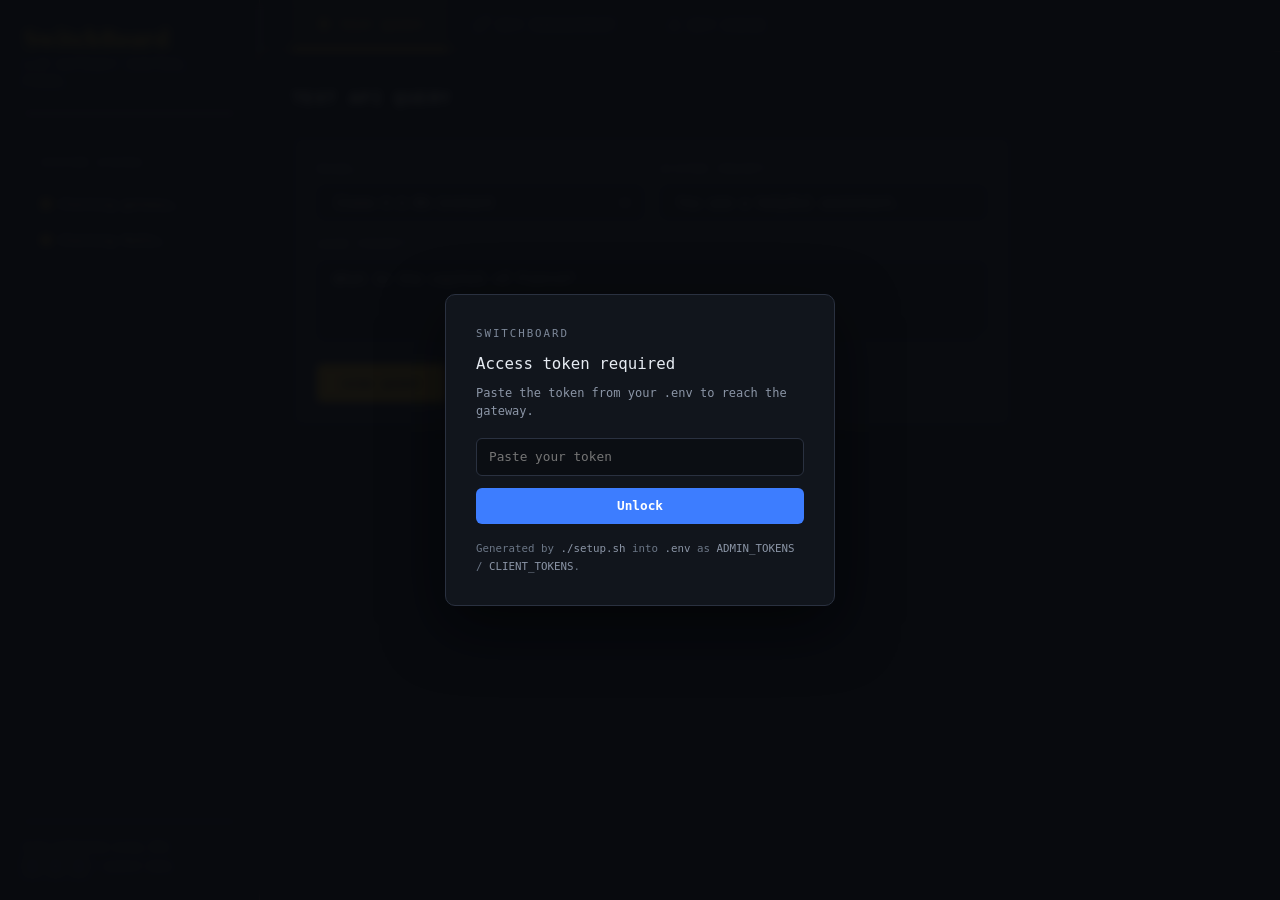
<file: vis/index.html>
<!DOCTYPE html>
<html lang="en">
<head>
<meta charset="UTF-8">
<meta name="viewport" content="width=device-width, initial-scale=1.0">
<title>SwitchBoard — Control Panel</title>
<link rel="preconnect" href="https://fonts.googleapis.com">
<link rel="preconnect" href="https://fonts.gstatic.com" crossorigin>
<link href="https://fonts.googleapis.com/css2?family=IBM+Plex+Mono:ital,wght@0,300;0,400;0,500;0,600;0,700;1,400&family=Playfair+Display:wght@400;600;700;800&display=swap" rel="stylesheet">
<style>
/* =====================================================================
   CSS VARIABLES & RESET
   ===================================================================== */
*,*::before,*::after{box-sizing:border-box;margin:0;padding:0}

:root {
  /* Base palette */
  --bg-deep:       #111114;
  --bg-primary:    #1a1a1e;
  --bg-surface:    #222228;
  --bg-elevated:   #2a2a32;
  --bg-recessed:   #16161a;

  /* Warm metals */
  --amber:         #d4a017;
  --amber-dim:     #a67c12;
  --amber-glow:    rgba(212,160,23,0.35);
  --copper:        #b87333;
  --copper-dim:    #8a5626;
  --brass:         #c9a84c;
  --bronze:        #7a5c3a;

  /* Accents */
  --green:         #4a7c59;
  --green-glow:    rgba(74,124,89,0.5);
  --red:           #c0392b;
  --red-glow:      rgba(192,57,43,0.45);
  --blue:          #4a6fa5;

  /* Text */
  --text-primary:  #e8dcc8;
  --text-secondary:#a89a82;
  --text-dim:      #6e6354;
  --text-bright:   #f5edd8;

  /* Typography */
  --font-mono:     'IBM Plex Mono', 'Fira Code', 'Courier New', monospace;
  --font-display:  'Playfair Display', 'Georgia', serif;

  /* Spacing */
  --space-xs: 4px;
  --space-sm: 8px;
  --space-md: 16px;
  --space-lg: 24px;
  --space-xl: 32px;
  --space-2xl: 48px;

  /* Radii */
  --radius-sm: 4px;
  --radius-md: 8px;
  --radius-lg: 12px;

  /* Shadows */
  --shadow-inset:  inset 0 2px 6px rgba(0,0,0,0.4);
  --shadow-card:   0 2px 8px rgba(0,0,0,0.3), 0 1px 2px rgba(0,0,0,0.2);
  --shadow-elevated: 0 8px 24px rgba(0,0,0,0.4);
}

html { font-size: 15px; }

body {
  font-family: var(--font-mono);
  background: var(--bg-deep);
  color: var(--text-primary);
  line-height: 1.6;
  min-height: 100vh;
  overflow-x: hidden;
}

/* Circuit-board background pattern — disabled for cleaner look */
body::before,
body::after {
  display: none;
}

/* =====================================================================
   LAYOUT
   ===================================================================== */
.app-layout {
  position: relative;
  z-index: 1;
  display: grid;
  grid-template-columns: 260px 1fr;
  grid-template-rows: auto 1fr;
  min-height: 100vh;
  gap: 0;
}

/* =====================================================================
   SIDEBAR
   ===================================================================== */
.sidebar {
  grid-row: 1 / -1;
  background: var(--bg-primary);
  border-right: 1px solid var(--bronze);
  padding: var(--space-lg);
  display: flex;
  flex-direction: column;
  gap: var(--space-lg);
  animation: slideInLeft 0.5s ease-out;
}

@keyframes slideInLeft {
  from { transform: translateX(-20px); opacity: 0; }
  to   { transform: translateX(0); opacity: 1; }
}

.sidebar-brand {
  display: flex;
  flex-direction: column;
  gap: var(--space-xs);
  padding-bottom: var(--space-lg);
  border-bottom: 1px solid var(--bronze);
}

.sidebar-brand h1 {
  font-family: var(--font-display);
  font-weight: 800;
  font-size: 1.55rem;
  color: var(--amber);
  letter-spacing: 0.02em;
  line-height: 1.2;
}

.sidebar-brand .subtitle {
  font-size: 0.7rem;
  color: var(--text-dim);
  text-transform: uppercase;
  letter-spacing: 0.15em;
}

/* Patch-panel status cards */
.status-panel {
  background: var(--bg-recessed);
  border: 1px solid #2e2e36;
  border-radius: var(--radius-md);
  padding: var(--space-md);
  box-shadow: var(--shadow-inset);
}

.status-panel h3 {
  font-size: 0.65rem;
  text-transform: uppercase;
  letter-spacing: 0.2em;
  color: var(--text-dim);
  margin-bottom: var(--space-md);
}

.status-item {
  display: flex;
  align-items: center;
  gap: var(--space-sm);
  padding: var(--space-sm) 0;
}

.status-item + .status-item {
  border-top: 1px solid #2a2a30;
}

.led {
  width: 10px;
  height: 10px;
  border-radius: 50%;
  flex-shrink: 0;
  transition: all 0.4s ease;
}

.led.green {
  background: #5cb85c;
  box-shadow: 0 0 6px var(--green-glow), 0 0 12px var(--green-glow);
  animation: ledPulseGreen 2.5s ease-in-out infinite;
}

.led.red {
  background: var(--red);
  box-shadow: 0 0 6px var(--red-glow), 0 0 12px var(--red-glow);
  animation: ledFlicker 1.2s ease-in-out infinite;
}

.led.checking {
  background: var(--amber-dim);
  box-shadow: 0 0 4px var(--amber-glow);
  animation: ledPulseAmber 1s ease-in-out infinite;
}

@keyframes ledPulseGreen {
  0%, 100% { box-shadow: 0 0 6px var(--green-glow), 0 0 12px rgba(74,124,89,0.2); }
  50%      { box-shadow: 0 0 8px var(--green-glow), 0 0 18px rgba(74,124,89,0.35); }
}

@keyframes ledFlicker {
  0%, 100% { opacity: 1; }
  50%      { opacity: 0.6; }
}

@keyframes ledPulseAmber {
  0%, 100% { opacity: 0.4; }
  50%      { opacity: 1; }
}

.status-label {
  font-size: 0.78rem;
  color: var(--text-secondary);
}

.status-label.connected { color: var(--text-primary); }
.status-label.disconnected { color: var(--text-dim); }

.sidebar-footer {
  margin-top: auto;
  font-size: 0.65rem;
  color: var(--text-dim);
  line-height: 1.8;
  padding-top: var(--space-md);
  border-top: 1px solid #2e2e36;
}

.sidebar-footer kbd {
  display: inline-block;
  background: var(--bg-elevated);
  border: 1px solid #3a3a42;
  border-radius: 3px;
  padding: 1px 5px;
  font-size: 0.6rem;
  font-family: var(--font-mono);
}

/* =====================================================================
   HEADER
   ===================================================================== */
.main-header {
  background: var(--bg-primary);
  border-bottom: 1px solid var(--bronze);
  padding: 0 var(--space-xl);
  display: flex;
  align-items: stretch;
  animation: fadeInDown 0.4s ease-out 0.1s both;
}

@keyframes fadeInDown {
  from { transform: translateY(-10px); opacity: 0; }
  to   { transform: translateY(0); opacity: 1; }
}

/* Tab navigation — styled as rocker switches */
.tab-nav {
  display: flex;
  gap: 2px;
  list-style: none;
  align-self: stretch;
}

.tab-btn {
  display: flex;
  align-items: center;
  gap: var(--space-sm);
  padding: var(--space-md) var(--space-lg);
  background: transparent;
  border: none;
  border-bottom: 3px solid transparent;
  color: var(--text-dim);
  font-family: var(--font-mono);
  font-size: 0.78rem;
  font-weight: 500;
  text-transform: uppercase;
  letter-spacing: 0.12em;
  cursor: pointer;
  transition: all 0.25s ease;
  position: relative;
}

.tab-btn:hover {
  color: var(--text-secondary);
  background: rgba(212,160,23,0.04);
}

.tab-btn.active {
  color: var(--amber);
  border-bottom-color: var(--amber);
  background: rgba(212,160,23,0.06);
}

.tab-btn .tab-icon {
  font-size: 1rem;
  opacity: 0.7;
  display: inline-flex;
  align-items: center;
}

.tab-btn .tab-icon .icon {
  width: 16px;
  height: 16px;
}

.tab-btn.active .tab-icon { opacity: 1; }

/* =====================================================================
   MAIN CONTENT
   ===================================================================== */
.main-content {
  padding: var(--space-xl);
  overflow-y: auto;
  animation: fadeIn 0.5s ease-out 0.2s both;
}

@keyframes fadeIn {
  from { opacity: 0; }
  to   { opacity: 1; }
}

.tab-panel { display: none; }
.tab-panel.active {
  display: block;
  animation: tabEnter 0.3s ease-out;
}

@keyframes tabEnter {
  from { opacity: 0; transform: translateX(12px); }
  to   { opacity: 1; transform: translateX(0); }
}

/* =====================================================================
   REUSABLE COMPONENTS
   ===================================================================== */

/* Section headings */
.section-title {
  font-family: var(--font-mono);
  font-weight: 600;
  font-size: 1.15rem;
  color: var(--text-bright);
  margin-bottom: var(--space-lg);
  text-transform: uppercase;
  letter-spacing: 0.08em;
}

/* Inline SVG icons */
.icon {
  display: inline-block;
  width: 1em;
  height: 1em;
  vertical-align: -0.125em;
  fill: none;
  stroke: currentColor;
  stroke-width: 2;
  stroke-linecap: round;
  stroke-linejoin: round;
}

.empty-state .empty-icon {
  font-size: 2.5rem;
  margin-bottom: var(--space-md);
  opacity: 0.4;
  color: var(--text-dim);
}

.empty-state .empty-icon .icon {
  width: 2.5rem;
  height: 2.5rem;
}

.section-subtitle {
  font-size: 0.72rem;
  color: var(--text-dim);
  text-transform: uppercase;
  letter-spacing: 0.15em;
  margin-bottom: var(--space-md);
  padding-bottom: var(--space-sm);
  border-bottom: 1px solid #2e2e36;
}

/* Metric cards */
.metric-row {
  display: grid;
  grid-template-columns: repeat(auto-fit, minmax(180px, 1fr));
  gap: var(--space-md);
  margin-bottom: var(--space-xl);
}

.metric-card {
  background: var(--bg-surface);
  border: 1px solid #2e2e36;
  border-radius: var(--radius-md);
  padding: var(--space-lg) var(--space-md);
  position: relative;
  overflow: hidden;
  transition: all 0.25s ease;
}

.metric-card:hover {
  border-color: var(--amber-dim);
  box-shadow: 0 0 0 1px var(--amber-dim), var(--shadow-card);
  transform: translateY(-2px);
}

/* Subtle gauge arc — removed for cleaner look */
.metric-card::before {
  display: none;
}

.metric-card .metric-label {
  font-size: 0.65rem;
  text-transform: uppercase;
  letter-spacing: 0.15em;
  color: var(--text-dim);
  margin-bottom: var(--space-sm);
}

.metric-card .metric-value {
  font-size: 2.2rem;
  font-weight: 700;
  color: var(--amber);
  line-height: 1.1;
  letter-spacing: -0.02em;
}

.metric-card .metric-value.neutral { color: var(--text-primary); }
.metric-card .metric-value.success { color: var(--green); }

/* Riveted card */
.card {
  background: var(--bg-surface);
  border: 1px solid #2e2e36;
  border-radius: var(--radius-md);
  padding: var(--space-lg);
  position: relative;
  box-shadow: var(--shadow-card);
}

.card.riveted::before,
.card.riveted::after {
  content: '● ● ● ●';
  position: absolute;
  font-size: 5px;
  color: #3a3a42;
  letter-spacing: 12px;
}

.card.riveted::before { top: 6px; left: 12px; }
.card.riveted::after  { bottom: 6px; right: 12px; }

/* Forms */
.form-group {
  margin-bottom: var(--space-md);
}

.form-label {
  display: block;
  font-size: 0.7rem;
  text-transform: uppercase;
  letter-spacing: 0.12em;
  color: var(--text-secondary);
  margin-bottom: var(--space-sm);
}

.form-input,
.form-select,
.form-textarea {
  width: 100%;
  background: var(--bg-recessed);
  border: 1px solid #333;
  border-radius: var(--radius-sm);
  padding: var(--space-sm) var(--space-md);
  color: var(--text-primary);
  font-family: var(--font-mono);
  font-size: 0.85rem;
  transition: border-color 0.25s ease, box-shadow 0.25s ease;
}

.form-input:focus,
.form-select:focus,
.form-textarea:focus {
  outline: none;
  border-color: var(--copper);
  box-shadow: 0 0 0 2px rgba(184,115,51,0.2);
}

.form-textarea {
  resize: vertical;
  min-height: 80px;
}

.form-select {
  cursor: pointer;
  appearance: none;
  background-image: url("data:image/svg+xml,%3Csvg xmlns='http://www.w3.org/2000/svg' width='12' height='8'%3E%3Cpath d='M1 1l5 5 5-5' stroke='%23a89a82' fill='none' stroke-width='1.5'/%3E%3C/svg%3E");
  background-repeat: no-repeat;
  background-position: right 12px center;
  padding-right: 36px;
}

/* Buttons */
.btn {
  display: inline-flex;
  align-items: center;
  gap: var(--space-sm);
  padding: var(--space-sm) var(--space-lg);
  border: 1px solid transparent;
  border-radius: var(--radius-sm);
  font-family: var(--font-mono);
  font-size: 0.78rem;
  font-weight: 600;
  text-transform: uppercase;
  letter-spacing: 0.08em;
  cursor: pointer;
  transition: all 0.2s ease;
}

.btn:active { transform: translateY(1px); }

.btn-primary {
  background: var(--amber);
  color: var(--bg-deep);
  border-color: var(--amber);
}

.btn-primary:hover {
  background: #e0ac1a;
  box-shadow: 0 0 12px var(--amber-glow);
}

.btn-secondary {
  background: var(--bg-elevated);
  color: var(--text-secondary);
  border-color: #3a3a42;
}

.btn-secondary:hover {
  border-color: var(--text-dim);
  color: var(--text-primary);
}

.btn-danger {
  background: transparent;
  color: var(--red);
  border-color: var(--red);
}

.btn-danger:hover {
  background: var(--red);
  color: #fff;
}

.btn-sm {
  padding: var(--space-xs) var(--space-md);
  font-size: 0.7rem;
}

.btn .spinner {
  width: 14px;
  height: 14px;
  border: 2px solid currentColor;
  border-top-color: transparent;
  border-radius: 50%;
  animation: spin 0.6s linear infinite;
}

@keyframes spin { to { transform: rotate(360deg); } }

/* Toggle switch */
.toggle {
  position: relative;
  display: inline-block;
  width: 42px;
  height: 22px;
  flex-shrink: 0;
}

.toggle input { opacity: 0; width: 0; height: 0; }

.toggle-slider {
  position: absolute;
  inset: 0;
  background: #3a3a42;
  border-radius: 22px;
  cursor: pointer;
  transition: background 0.3s ease;
}

.toggle-slider::before {
  content: '';
  position: absolute;
  left: 3px;
  top: 3px;
  width: 16px;
  height: 16px;
  background: var(--text-dim);
  border-radius: 50%;
  transition: all 0.3s ease;
}

.toggle input:checked + .toggle-slider {
  background: var(--green);
}

.toggle input:checked + .toggle-slider::before {
  transform: translateX(20px);
  background: #fff;
}

/* Badges */
.badge {
  display: inline-flex;
  align-items: center;
  gap: 4px;
  padding: 2px 10px;
  border-radius: 3px;
  font-size: 0.68rem;
  font-weight: 600;
  text-transform: uppercase;
  letter-spacing: 0.08em;
}

.badge-cache {
  background: rgba(74,124,89,0.2);
  color: #7dbd8a;
  border: 1px solid rgba(74,124,89,0.3);
}

.badge-model {
  background: rgba(212,160,23,0.15);
  color: var(--amber);
  border: 1px solid rgba(212,160,23,0.25);
}

.badge-provider {
  padding: 2px 8px;
  border-radius: 3px;
  font-size: 0.65rem;
  font-weight: 600;
  text-transform: uppercase;
  letter-spacing: 0.05em;
}

.badge-groq    { background: rgba(255,107,53,0.15); color: #ff8a50; border: 1px solid rgba(255,107,53,0.25); }
.badge-openai  { background: rgba(74,158,140,0.15); color: #6bc9b4; border: 1px solid rgba(74,158,140,0.25); }
.badge-anthropic { background: rgba(180,130,90,0.15); color: #d4a76a; border: 1px solid rgba(180,130,90,0.25); }
.badge-local   { background: rgba(130,130,170,0.15); color: #a0a0cc; border: 1px solid rgba(130,130,170,0.25); }
.badge-google  { background: rgba(66,133,244,0.15); color: #82b1f5; border: 1px solid rgba(66,133,244,0.25); }

/* Data table */
.data-table {
  width: 100%;
  border-collapse: collapse;
  font-size: 0.82rem;
}

.data-table thead th {
  background: var(--bg-elevated);
  color: var(--text-secondary);
  font-size: 0.65rem;
  font-weight: 600;
  text-transform: uppercase;
  letter-spacing: 0.12em;
  padding: var(--space-sm) var(--space-md);
  text-align: left;
  border-bottom: 2px solid var(--copper-dim);
  cursor: pointer;
  user-select: none;
  white-space: nowrap;
}

.data-table thead th:hover { color: var(--amber); }
.data-table thead th .sort-arrow { font-size: 0.55rem; margin-left: 4px; opacity: 0.4; }
.data-table thead th.sorted .sort-arrow { opacity: 1; color: var(--amber); }

.data-table tbody td {
  padding: var(--space-sm) var(--space-md);
  border-bottom: 1px solid #2a2a30;
  white-space: nowrap;
}

.data-table tbody tr { transition: background 0.15s ease; }
.data-table tbody tr:hover { background: rgba(212,160,23,0.04); }

.data-table .num { text-align: right; font-variant-numeric: tabular-nums; }

/* Key list items */
.key-item {
  background: var(--bg-surface);
  border: 1px solid #2e2e36;
  border-left: 3px solid var(--copper);
  border-radius: var(--radius-sm);
  margin-bottom: var(--space-sm);
  overflow: hidden;
  transition: border-color 0.2s ease;
}

.key-item:hover { border-color: #3e3e48; }

.key-item.provider-groq    { border-left-color: #ff6b35; }
.key-item.provider-openai  { border-left-color: #4a9e8c; }
.key-item.provider-anthropic { border-left-color: #b4825a; }
.key-item.provider-local   { border-left-color: #8282aa; }
.key-item.provider-google  { border-left-color: #4285f4; }

.key-header {
  display: flex;
  align-items: center;
  gap: var(--space-md);
  padding: var(--space-md);
  cursor: pointer;
  user-select: none;
}

.key-header:hover { background: rgba(255,255,255,0.015); }

.key-chevron {
  font-size: 0.65rem;
  color: var(--text-dim);
  transition: transform 0.25s ease;
  flex-shrink: 0;
}

.key-item.expanded .key-chevron { transform: rotate(90deg); }

.key-masked {
  font-family: var(--font-mono);
  font-size: 0.82rem;
  color: var(--text-secondary);
}

.key-label-text {
  font-size: 0.78rem;
  color: var(--text-dim);
  font-style: italic;
}

.key-actions {
  margin-left: auto;
  display: flex;
  align-items: center;
  gap: var(--space-sm);
}

.key-details {
  display: none;
  padding: 0 var(--space-md) var(--space-md);
  border-top: 1px solid #2a2a30;
}

.key-item.expanded .key-details { display: block; }

.key-detail-grid {
  display: grid;
  grid-template-columns: repeat(auto-fit, minmax(150px, 1fr));
  gap: var(--space-sm);
  margin-top: var(--space-md);
}

.key-detail-item .kd-label {
  font-size: 0.6rem;
  text-transform: uppercase;
  letter-spacing: 0.12em;
  color: var(--text-dim);
}

.key-detail-item .kd-value {
  font-size: 0.85rem;
  color: var(--text-secondary);
  font-variant-numeric: tabular-nums;
}

.key-timestamps {
  margin-top: var(--space-md);
  font-size: 0.68rem;
  color: var(--text-dim);
}

/* Response viewer */
.response-viewer {
  margin-top: var(--space-lg);
  background: var(--bg-recessed);
  border: 1px solid #2e2e36;
  border-radius: var(--radius-md);
  overflow: hidden;
}

.response-content {
  padding: var(--space-lg);
  font-size: 0.9rem;
  line-height: 1.7;
  white-space: pre-wrap;
  word-wrap: break-word;
}

.json-viewer {
  background: var(--bg-recessed);
  border: 1px solid #2e2e36;
  border-radius: var(--radius-sm);
  padding: var(--space-md);
  margin-top: var(--space-md);
  font-size: 0.75rem;
  overflow-x: auto;
  max-height: 350px;
  overflow-y: auto;
}

.json-viewer .jk { color: var(--amber); }
.json-viewer .js { color: var(--text-primary); }
.json-viewer .jn { color: var(--copper); }
.json-viewer .jb { color: var(--green); }
.json-viewer .jp { color: var(--text-dim); }

/* Collapsible */
.collapsible-header {
  display: flex;
  align-items: center;
  gap: var(--space-sm);
  cursor: pointer;
  font-size: 0.72rem;
  text-transform: uppercase;
  letter-spacing: 0.1em;
  color: var(--text-dim);
  padding: var(--space-sm) 0;
  user-select: none;
}

.collapsible-header:hover { color: var(--text-secondary); }

.collapsible-body {
  max-height: 0;
  overflow: hidden;
  transition: max-height 0.35s ease;
}

.collapsible-body.open { max-height: 500px; }

/* Toast / notification */
.toast-container {
  position: fixed;
  top: var(--space-lg);
  right: var(--space-lg);
  z-index: 1000;
  display: flex;
  flex-direction: column;
  gap: var(--space-sm);
}

.toast {
  background: var(--bg-elevated);
  border: 1px solid #3a3a42;
  border-radius: var(--radius-sm);
  padding: var(--space-sm) var(--space-lg);
  font-size: 0.78rem;
  color: var(--text-primary);
  box-shadow: var(--shadow-elevated);
  animation: toastIn 0.3s ease-out;
  max-width: 360px;
}

.toast.success { border-left: 3px solid var(--green); }
.toast.error   { border-left: 3px solid var(--red); }

@keyframes toastIn {
  from { transform: translateX(20px); opacity: 0; }
  to   { transform: translateX(0); opacity: 1; }
}

/* Error overlay */
.error-overlay {
  display: none;
  position: fixed;
  inset: 0;
  z-index: 999;
  background: rgba(17,17,20,0.95);
  justify-content: center;
  align-items: center;
  flex-direction: column;
  gap: var(--space-lg);
}

.error-overlay.visible {
  display: flex;
}

.error-overlay h2 {
  font-family: var(--font-display);
  font-size: 2.2rem;
  color: var(--red);
  animation: signalFlicker 1.5s ease-in-out infinite;
}

@keyframes signalFlicker {
  0%, 100% { opacity: 1; }
  30%      { opacity: 0.7; }
  50%      { opacity: 0.3; }
  70%      { opacity: 0.8; }
}

.error-overlay p { color: var(--text-dim); font-size: 0.85rem; }

/* Confirm modal */
.modal-backdrop {
  display: none;
  position: fixed;
  inset: 0;
  z-index: 900;
  background: rgba(0,0,0,0.6);
  justify-content: center;
  align-items: center;
}

.modal-backdrop.visible { display: flex; }

.modal {
  background: var(--bg-surface);
  border: 1px solid var(--red);
  border-radius: var(--radius-md);
  padding: var(--space-xl);
  max-width: 400px;
  text-align: center;
  box-shadow: 0 0 30px rgba(192,57,43,0.15);
}

.modal h3 {
  font-family: var(--font-display);
  color: var(--red);
  margin-bottom: var(--space-md);
}

.modal p { color: var(--text-secondary); font-size: 0.85rem; margin-bottom: var(--space-lg); }

.modal-actions {
  display: flex;
  justify-content: center;
  gap: var(--space-md);
}

/* Skeleton loading */
.skeleton {
  background: linear-gradient(90deg, var(--bg-surface) 25%, var(--bg-elevated) 50%, var(--bg-surface) 75%);
  background-size: 200% 100%;
  animation: skeletonShimmer 1.5s ease-in-out infinite;
  border-radius: var(--radius-sm);
}

@keyframes skeletonShimmer {
  0%   { background-position: 200% 0; }
  100% { background-position: -200% 0; }
}

/* Form grid */
.form-row {
  display: grid;
  grid-template-columns: 1fr 1fr;
  gap: var(--space-md);
}

/* Divider */
.divider {
  height: 1px;
  background: #2e2e36;
  margin: var(--space-xl) 0;
}

/* Empty state */
.empty-state {
  text-align: center;
  padding: var(--space-2xl);
  color: var(--text-dim);
  font-size: 0.85rem;
}

/* empty-state icon styles in section-title block above */

/* Filter bar */
.filter-bar {
  display: flex;
  align-items: center;
  gap: var(--space-md);
  margin-bottom: var(--space-lg);
}

.filter-bar .form-select { width: auto; min-width: 160px; }

/* Responsive */
@media (max-width: 860px) {
  .app-layout {
    grid-template-columns: 1fr;
    grid-template-rows: auto auto 1fr;
  }
  .sidebar {
    grid-row: auto;
    border-right: none;
    border-bottom: 1px solid var(--bronze);
    flex-direction: row;
    flex-wrap: wrap;
    align-items: center;
    padding: var(--space-md);
    gap: var(--space-md);
  }
  .sidebar-brand { padding-bottom: 0; border-bottom: none; }
  .sidebar-footer { display: none; }
  .status-panel { flex: 1; min-width: 180px; }
  .form-row { grid-template-columns: 1fr; }
  .metric-row { grid-template-columns: repeat(2, 1fr); }
}
</style>
</head>
<body>

<div class="app-layout">
  <!-- ============================================================= -->
  <!-- SIDEBAR                                                        -->
  <!-- ============================================================= -->
  <aside class="sidebar">
    <div class="sidebar-brand">
      <h1>SwitchBoard</h1>
      <span class="subtitle">LLM Gateway Control Panel</span>
    </div>

    <div class="status-panel">
      <h3>System Status</h3>
      <div class="status-item">
        <div class="led checking" id="led-backend"></div>
        <span class="status-label" id="label-backend">Checking gateway…</span>
      </div>
      <div class="status-item">
        <div class="led checking" id="led-redis"></div>
        <span class="status-label" id="label-redis">Checking Redis…</span>
      </div>
    </div>

    <div class="sidebar-footer">
      Auto-refreshes every 10s<br>
      <kbd>1</kbd> <kbd>2</kbd> <kbd>3</kbd> — switch tabs
    </div>
  </aside>

  <!-- ============================================================= -->
  <!-- HEADER / TAB NAV                                               -->
  <!-- ============================================================= -->
  <header class="main-header">
    <nav class="tab-nav" role="tablist">
      <button class="tab-btn active" data-tab="query" role="tab" aria-selected="true">
        <span class="tab-icon"><svg class="icon" viewBox="0 0 24 24"><polygon points="13 2 3 14 12 14 11 22 21 10 12 10 13 2" fill="none" stroke="currentColor" stroke-width="2"/></svg></span> Test Query
      </button>
      <button class="tab-btn" data-tab="keys" role="tab" aria-selected="false">
        <span class="tab-icon"><svg class="icon" viewBox="0 0 24 24"><path d="M21 2l-2 2m-7.61 7.61a5.5 5.5 0 1 1-7.778 7.778 5.5 5.5 0 0 1 7.777-7.777zm0 0L15.5 7.5m0 0l3 3L22 7l-3-3m-3.5 3.5L19 4"/></svg></span> Key Management
      </button>
      <button class="tab-btn" data-tab="usage" role="tab" aria-selected="false">
        <span class="tab-icon"><svg class="icon" viewBox="0 0 24 24"><path d="M18 20V10M12 20V4M6 20v-6"/></svg></span> Key Usage
      </button>
    </nav>
  </header>

  <!-- ============================================================= -->
  <!-- MAIN CONTENT                                                   -->
  <!-- ============================================================= -->
  <main class="main-content">

    <!-- =========== TAB 1: TEST QUERY =========== -->
    <section class="tab-panel active" id="panel-query">
      <h2 class="section-title">Test API Query</h2>

      <div class="card riveted" style="max-width: 720px;">
        <div class="form-row">
          <div class="form-group">
            <label class="form-label" for="q-model">Model</label>
            <select class="form-select" id="q-model">
              <option value="llama-3.1-8b-instant">llama-3.1-8b-instant</option>
              <option value="llama3-70b-8192">llama3-70b-8192</option>
              <option value="mixtral-8x7b-32768">mixtral-8x7b-32768</option>
            </select>
          </div>
          <div class="form-group">
            <label class="form-label" for="q-system">System Prompt</label>
            <input class="form-input" id="q-system" type="text" value="You are a helpful assistant." placeholder="System instructions…">
          </div>
        </div>

        <div class="form-group">
          <label class="form-label" for="q-user">User Prompt</label>
          <textarea class="form-textarea" id="q-user" rows="3" placeholder="Ask something…">What is the capital of France?</textarea>
        </div>

        <button class="btn btn-primary" id="btn-send-query">
          Send Query
        </button>
      </div>

      <!-- Query results (hidden until query sent) -->
      <div id="query-results" style="display:none; margin-top: var(--space-xl);">
        <div class="section-subtitle">Results</div>
        <div class="metric-row" id="query-metrics"></div>
        <div class="response-viewer">
          <div class="response-content" id="query-response-text"></div>
        </div>
        <div style="margin-top:var(--space-md);">
          <div class="collapsible-header" id="toggle-raw-json">
            <span class="key-chevron" style="display:inline-block;">▶</span> Raw JSON Response
          </div>
          <div class="collapsible-body" id="raw-json-body">
            <div class="json-viewer" id="raw-json-content"></div>
          </div>
        </div>
      </div>
    </section>

    <!-- =========== TAB 2: KEY MANAGEMENT =========== -->
    <section class="tab-panel" id="panel-keys">
      <h2 class="section-title">API Key Management</h2>

      <!-- Add key form -->
      <div class="card riveted" style="max-width: 640px; margin-bottom: var(--space-xl);">
        <div class="section-subtitle">Add New Key</div>
        <div class="form-row">
          <div class="form-group">
            <label class="form-label" for="ak-provider">Provider</label>
            <select class="form-select" id="ak-provider">
              <option value="groq">Groq</option>
              <option value="openai">OpenAI</option>
              <option value="anthropic">Anthropic</option>
              <option value="google">Google</option>
              <option value="local">Local</option>
            </select>
          </div>
          <div class="form-group">
            <label class="form-label" for="ak-label">Label</label>
            <input class="form-input" id="ak-label" type="text" placeholder="e.g. prod-key-1">
          </div>
        </div>
        <div class="form-group">
          <label class="form-label" for="ak-key">API Key</label>
          <input class="form-input" id="ak-key" type="password" placeholder="sk-…">
        </div>
        <button class="btn btn-primary" id="btn-add-key">Add Key</button>
      </div>

      <div class="divider"></div>

      <!-- Key summary metrics -->
      <div class="section-subtitle">Registered Keys</div>
      <div class="metric-row" id="key-summary-metrics">
        <div class="metric-card"><div class="metric-label">Total Keys</div><div class="metric-value neutral" id="km-total">—</div></div>
        <div class="metric-card"><div class="metric-label">Enabled</div><div class="metric-value success" id="km-enabled">—</div></div>
        <div class="metric-card"><div class="metric-label">Providers</div><div class="metric-value neutral" id="km-providers">—</div></div>
      </div>

      <!-- Filter -->
      <div class="filter-bar">
        <label class="form-label" style="margin:0;">Filter by provider</label>
        <select class="form-select" id="key-filter">
          <option value="all">All</option>
        </select>
        <button class="btn btn-secondary btn-sm" id="btn-refresh-keys">↻ Refresh</button>
      </div>

      <!-- Key list -->
      <div id="key-list"></div>
    </section>

    <!-- =========== TAB 3: KEY USAGE =========== -->
    <section class="tab-panel" id="panel-usage">
      <h2 class="section-title">Per-Key Usage Statistics</h2>

      <div style="display:flex;align-items:center;gap:var(--space-md);margin-bottom:var(--space-lg);">
        <span class="form-label" style="margin:0;">Rolling usage windows for all API keys</span>
        <button class="btn btn-secondary btn-sm" id="btn-refresh-usage">
          <span id="usage-refresh-icon">↻</span> Refresh
        </button>
      </div>

      <!-- Aggregate metrics -->
      <div class="metric-row" id="usage-totals">
        <div class="metric-card"><div class="metric-label">Requests (24h)</div><div class="metric-value" id="ut-req24">—</div></div>
        <div class="metric-card"><div class="metric-label">Tokens (24h)</div><div class="metric-value" id="ut-tok24">—</div></div>
        <div class="metric-card"><div class="metric-label">Requests (1m)</div><div class="metric-value" id="ut-req1m">—</div></div>
        <div class="metric-card"><div class="metric-label">Tokens (1m)</div><div class="metric-value" id="ut-tok1m">—</div></div>
      </div>

      <div class="divider"></div>
      <div class="section-subtitle">Per-Key Breakdown</div>

      <div style="overflow-x:auto;">
        <table class="data-table" id="usage-table">
          <thead>
            <tr>
              <th data-col="id">ID <span class="sort-arrow">▲</span></th>
              <th data-col="label">Label <span class="sort-arrow">▲</span></th>
              <th data-col="provider">Provider <span class="sort-arrow">▲</span></th>
              <th data-col="req24" class="num">Req (24h) <span class="sort-arrow">▲</span></th>
              <th data-col="tok24" class="num">Tok (24h) <span class="sort-arrow">▲</span></th>
              <th data-col="req1m" class="num">Req (1m) <span class="sort-arrow">▲</span></th>
              <th data-col="tok1m" class="num">Tok (1m) <span class="sort-arrow">▲</span></th>
            </tr>
          </thead>
          <tbody id="usage-tbody"></tbody>
        </table>
      </div>

      <div class="empty-state" id="usage-empty" style="display:none;">
        <div class="empty-icon"><svg class="icon" viewBox="0 0 24 24"><path d="M18 20V10M12 20V4M6 20v-6" stroke="currentColor" stroke-width="2" fill="none" stroke-linecap="round" stroke-linejoin="round"/></svg></div>
        No usage data yet. Add keys and send some queries to see stats here.
      </div>
    </section>

  </main>
</div>

<!-- Toast container -->
<div class="toast-container" id="toast-container"></div>

<!-- Confirm delete modal -->
<div class="modal-backdrop" id="delete-modal">
  <div class="modal">
    <h3><svg class="icon" viewBox="0 0 24 24" style="width:1.2em;height:1.2em;vertical-align:-0.2em;stroke:var(--red);"><path d="M10.29 3.86L1.82 18a2 2 0 0 0 1.71 3h16.94a2 2 0 0 0 1.71-3L13.71 3.86a2 2 0 0 0-3.42 0z" fill="none" stroke-width="2"/><line x1="12" y1="9" x2="12" y2="13"/><line x1="12" y1="17" x2="12.01" y2="17"/></svg> Confirm Deletion</h3>
    <p id="delete-modal-text">Are you sure you want to delete this key? This action cannot be undone.</p>
    <div class="modal-actions">
      <button class="btn btn-secondary btn-sm" id="btn-cancel-delete">Cancel</button>
      <button class="btn btn-danger btn-sm" id="btn-confirm-delete">Delete</button>
    </div>
  </div>
</div>

<script>
/* =====================================================================
   CONFIG & STATE
   ===================================================================== */
// API calls go through nginx reverse proxy (same origin), so no base URL needed
const API_BASE = '';

/* ---------------------------------------------------------------------
   AUTH
   The gateway requires a bearer token on /admin/* and /v1/*. The browser
   holds it; nothing is injected by the proxy, so the trust boundary stays
   in one place (the gateway) rather than being relocated to port 3000.

   Paste a CLIENT token if you only want the playground. An ADMIN token is
   a superset and also unlocks key management.
   --------------------------------------------------------------------- */
const TOKEN_KEY = 'switchboard_admin_token';

function getToken() { return localStorage.getItem(TOKEN_KEY) || ''; }
function setToken(t) { localStorage.setItem(TOKEN_KEY, t); }
function clearToken() { localStorage.removeItem(TOKEN_KEY); }

function authHeaders(extra) {
  const h = Object.assign({}, extra || {});
  const t = getToken();
  if (t) h['Authorization'] = `Bearer ${t}`;
  return h;
}

// Called from anywhere a 401/403 comes back. Clears the dead token and puts
// the gate up, rather than leaving panels silently blank.
function onAuthFailure(message) {
  clearToken();
  showTokenGate(message || 'Your token was rejected. Enter a valid token.');
}

function showTokenGate(message) {
  const existing = document.getElementById('sb-token-gate');
  if (existing) existing.remove();

  const gate = document.createElement('div');
  gate.id = 'sb-token-gate';
  gate.style.cssText = [
    'position:fixed', 'inset:0', 'z-index:9999',
    'background:rgba(8,10,14,0.94)', 'backdrop-filter:blur(4px)',
    'display:flex', 'align-items:center', 'justify-content:center',
    'font-family:ui-monospace,SFMono-Regular,Menlo,monospace',
  ].join(';');

  gate.innerHTML = `
    <div style="max-width:26rem;width:90%;padding:2rem;border:1px solid #2a3140;
                border-radius:10px;background:#11151c;box-shadow:0 20px 60px rgba(0,0,0,.5)">
      <div style="font-size:.72rem;letter-spacing:.18em;text-transform:uppercase;
                  color:#7c8798;margin-bottom:.6rem">SwitchBoard</div>
      <div style="font-size:1.05rem;color:#e6ebf2;margin-bottom:.5rem">Access token required</div>
      <div id="sb-gate-msg" style="font-size:.8rem;line-height:1.5;color:#8b95a6;margin-bottom:1.2rem"></div>
      <input id="sb-gate-input" type="password" autocomplete="off" spellcheck="false"
             placeholder="Paste your token"
             style="width:100%;box-sizing:border-box;padding:.7rem .8rem;border-radius:6px;
                    border:1px solid #2a3140;background:#0b0e13;color:#e6ebf2;
                    font-family:inherit;font-size:.85rem;outline:none">
      <button id="sb-gate-submit"
              style="width:100%;margin-top:.8rem;padding:.7rem;border:0;border-radius:6px;
                     background:#3d7dff;color:#fff;font-family:inherit;font-size:.85rem;
                     font-weight:600;cursor:pointer">Unlock</button>
      <div style="margin-top:1.1rem;font-size:.72rem;line-height:1.6;color:#6b7686">
        Generated by <code style="color:#8b95a6">./setup.sh</code> into
        <code style="color:#8b95a6">.env</code> as
        <code style="color:#8b95a6">ADMIN_TOKENS</code> /
        <code style="color:#8b95a6">CLIENT_TOKENS</code>.
      </div>
    </div>`;

  document.body.appendChild(gate);
  gate.querySelector('#sb-gate-msg').textContent = message;

  const input = gate.querySelector('#sb-gate-input');
  const submit = () => {
    const v = input.value.trim();
    if (!v) { input.focus(); return; }
    setToken(v);
    gate.remove();
    startApp();
  };
  gate.querySelector('#sb-gate-submit').addEventListener('click', submit);
  input.addEventListener('keydown', e => { if (e.key === 'Enter') submit(); });
  input.focus();
}

const state = {
  backendOk: false,
  redisOk: false,
  keys: [],
  usageData: [],
  deleteTargetId: null,
  sortCol: null,
  sortAsc: true,
};

/* =====================================================================
   UTILITIES
   ===================================================================== */
async function api(method, path, body) {
  const opts = {
    method,
    headers: authHeaders({ 'Content-Type': 'application/json' }),
  };
  if (body) opts.body = JSON.stringify(body);
  const res = await fetch(`${API_BASE}${path}`, opts);
  // Single chokepoint for credential failures across all six admin calls.
  if (res.status === 401 || res.status === 403) {
    onAuthFailure(res.status === 403
      ? 'That token is not valid for this action. An admin token is required.'
      : 'Your session token is missing or invalid.');
  }
  return res;
}

function $(sel, ctx) { return (ctx || document).querySelector(sel); }
function $$(sel, ctx) { return [...(ctx || document).querySelectorAll(sel)]; }

function formatNum(n) {
  if (n == null || n === '') return '—';
  return Number(n).toLocaleString();
}

function toast(msg, type = 'success') {
  const el = document.createElement('div');
  el.className = `toast ${type}`;
  el.textContent = msg;
  $('#toast-container').appendChild(el);
  setTimeout(() => { el.style.opacity = '0'; el.style.transition = 'opacity 0.3s'; }, 2500);
  setTimeout(() => el.remove(), 2900);
}

function animateValue(el, end, duration = 600) {
  const start = parseInt(el.textContent.replace(/[^0-9-]/g, '')) || 0;
  if (start === end) { el.textContent = formatNum(end); return; }
  const range = end - start;
  const startTime = performance.now();
  function step(ts) {
    const progress = Math.min((ts - startTime) / duration, 1);
    const eased = 1 - Math.pow(1 - progress, 3); // ease-out cubic
    el.textContent = formatNum(Math.round(start + range * eased));
    if (progress < 1) requestAnimationFrame(step);
  }
  requestAnimationFrame(step);
}

function syntaxHighlightJSON(json) {
  const str = JSON.stringify(json, null, 2);
  return str.replace(/("(\\u[a-fA-F0-9]{4}|\\[^u]|[^\\"])*"(\s*:)?|\b(true|false|null)\b|-?\d+(?:\.\d*)?(?:[eE][+\-]?\d+)?)/g,
    function (match) {
      let cls = 'jn'; // number
      if (/^"/.test(match)) {
        cls = /:$/.test(match) ? 'jk' : 'js'; // key vs string
      } else if (/true|false/.test(match)) {
        cls = 'jb';
      } else if (/null/.test(match)) {
        cls = 'jp';
      }
      return `<span class="${cls}">${match}</span>`;
    }
  );
}

function providerBadge(provider) {
  const p = (provider || '').toLowerCase();
  return `<span class="badge badge-provider badge-${p}">${provider}</span>`;
}

/* =====================================================================
   HEALTH CHECKS
   ===================================================================== */
// Health check with retry — tolerates gateway being busy under load.
//
// Returns {ok, unauthorized} rather than a bare boolean. It used to return
// true/false and swallow everything, which made a rejected token look exactly
// like a network outage: with a 10s poll, a revoked token produced a red
// "Gateway offline" LED forever and never told anyone to re-authenticate.
// Retrying a 401 is also pointless — the answer will not change.
async function healthFetch(path, retries = 2) {
  for (let i = 0; i <= retries; i++) {
    try {
      const res = await fetch(`${API_BASE}${path}`, {
        headers: authHeaders(),
        signal: AbortSignal.timeout(10000),
      });
      if (res.status === 401 || res.status === 403) {
        return { ok: false, unauthorized: true };
      }
      if (res.ok) return { ok: true, unauthorized: false };
    } catch { /* timeout or network error — retry */ }
    if (i < retries) await new Promise(r => setTimeout(r, 1000)); // 1s backoff
  }
  return { ok: false, unauthorized: false };
}

async function checkHealth() {
  // Run both checks in parallel
  const [backendRes, servicesRes] = await Promise.all([
    healthFetch('/health'),
    healthFetch('/admin/stats'),
  ]);

  // A rejected credential is not an outage. Surface it as one and the operator
  // stares at a red LED instead of pasting a new token.
  if (servicesRes.unauthorized) {
    onAuthFailure('Your token is no longer valid. Enter a current token.');
    return;
  }

  const backendOk = backendRes.ok;
  const servicesOk = servicesRes.ok;

  state.backendOk = backendOk;
  state.redisOk = servicesOk;

  const ledB = $('#led-backend');
  const lblB = $('#label-backend');
  ledB.className = `led ${state.backendOk ? 'green' : 'red'}`;
  lblB.textContent = state.backendOk ? 'Gateway connected' : 'Gateway offline';
  lblB.className = `status-label ${state.backendOk ? 'connected' : 'disconnected'}`;

  const ledR = $('#led-redis');
  const lblR = $('#label-redis');
  ledR.className = `led ${state.redisOk ? 'green' : 'red'}`;
  lblR.textContent = state.redisOk ? 'Services healthy' : 'Services degraded';
  lblR.className = `status-label ${state.redisOk ? 'connected' : 'disconnected'}`;
}

/* =====================================================================
   TAB NAVIGATION
   ===================================================================== */
function initTabs() {
  $$('.tab-btn').forEach(btn => {
    btn.addEventListener('click', () => switchTab(btn.dataset.tab));
  });

  // Keyboard shortcuts
  document.addEventListener('keydown', e => {
    if (e.target.tagName === 'INPUT' || e.target.tagName === 'TEXTAREA' || e.target.tagName === 'SELECT') return;
    if (e.key === '1') switchTab('query');
    if (e.key === '2') switchTab('keys');
    if (e.key === '3') switchTab('usage');
  });
}

function switchTab(tab) {
  $$('.tab-btn').forEach(b => {
    b.classList.toggle('active', b.dataset.tab === tab);
    b.setAttribute('aria-selected', b.dataset.tab === tab);
  });
  $$('.tab-panel').forEach(p => p.classList.toggle('active', p.id === `panel-${tab}`));

  // Lazy-load data
  if (tab === 'keys') loadKeys();
  if (tab === 'usage') loadUsage();
}

/* =====================================================================
   TAB 1: TEST QUERY
   ===================================================================== */
function initQuery() {
  $('#btn-send-query').addEventListener('click', sendQuery);

  // Toggle raw JSON
  $('#toggle-raw-json').addEventListener('click', () => {
    const body = $('#raw-json-body');
    const chevron = $('#toggle-raw-json .key-chevron');
    body.classList.toggle('open');
    chevron.textContent = body.classList.contains('open') ? '▼' : '▶';
  });
}

async function sendQuery() {
  if (!state.backendOk) { toast('Gateway is offline', 'error'); return; }

  const btn = $('#btn-send-query');
  btn.disabled = true;
  btn.innerHTML = '<span class="spinner"></span> Sending…';

  const model = $('#q-model').value;
  const systemPrompt = $('#q-system').value;
  const userPrompt = $('#q-user').value;

  const payload = {
    model,
    messages: [
      { role: 'system', content: systemPrompt },
      { role: 'user', content: userPrompt },
    ],
    temperature: 0.7,
    stream: false,
  };

  const t0 = performance.now();
  try {
    const res = await fetch(`${API_BASE}/v1/chat/completions`, {
      method: 'POST',
      headers: authHeaders({ 'Content-Type': 'application/json' }),
      body: JSON.stringify(payload),
    });
    const t1 = performance.now();
    const latency = ((t1 - t0) / 1000).toFixed(3);

    if (res.status === 401 || res.status === 403) {
      onAuthFailure('Your token was rejected by the completions endpoint.');
      btn.disabled = false;
      btn.textContent = 'Send Query';
      return;
    }

    if (!res.ok) {
      const errText = await res.text();
      toast(`API Error (${res.status}): ${errText}`, 'error');
      btn.disabled = false;
      btn.textContent = 'Send Query';
      return;
    }

    const data = await res.json();
    const content = data?.choices?.[0]?.message?.content || '(empty response)';

    const xCache = res.headers.get('X-Cache');
    const xSim = res.headers.get('X-Semantic-Similarity');
    const isCached = xCache ? xCache === 'HIT' : parseFloat(latency) < 0.2;
    const tokens = data?.usage?.total_tokens ?? '—';

    // Render metrics
    const metricsHtml = `
      <div class="metric-card">
        <div class="metric-label">Latency</div>
        <div class="metric-value">${latency}s</div>
      </div>
      <div class="metric-card">
        <div class="metric-label">Source</div>
        <div class="metric-value" style="font-size:1rem;">
          ${isCached
            ? '<span class="badge badge-cache"><svg class="icon" viewBox="0 0 24 24" style="width:12px;height:12px;stroke:currentColor;fill:none;stroke-width:2;"><polygon points="13 2 3 14 12 14 11 22 21 10 12 10 13 2"/></svg> Cache</span>'
            : '<span class="badge badge-model"><svg class="icon" viewBox="0 0 24 24" style="width:12px;height:12px;stroke:currentColor;fill:none;stroke-width:2;"><circle cx="12" cy="12" r="10"/><path d="M12 16v-4M12 8h.01"/></svg> Model</span>'}
        </div>
      </div>
      <div class="metric-card">
        <div class="metric-label">Tokens Used</div>
        <div class="metric-value neutral">${formatNum(tokens)}</div>
      </div>
      <div class="metric-card">
        <div class="metric-label">Similarity</div>
        <div class="metric-value neutral">${xSim && parseFloat(xSim) > -1 ? parseFloat(xSim).toFixed(4) : 'N/A'}</div>
      </div>
    `;
    $('#query-metrics').innerHTML = metricsHtml;
    $('#query-response-text').textContent = content;
    $('#raw-json-content').innerHTML = syntaxHighlightJSON(data);
    $('#query-results').style.display = 'block';

  } catch (err) {
    toast(`Request failed: ${err.message}`, 'error');
  }

  btn.disabled = false;
  btn.textContent = 'Send Query';
}

/* =====================================================================
   TAB 2: KEY MANAGEMENT
   ===================================================================== */
function initKeys() {
  $('#btn-add-key').addEventListener('click', addKey);
  $('#btn-refresh-keys').addEventListener('click', loadKeys);
}

async function loadKeys() {
  if (!state.backendOk) return;

  try {
    const res = await api('GET', '/admin/keys');
    if (!res.ok) return;
    const data = await res.json();
    state.keys = data.keys || [];
  } catch { return; }

  renderKeys();
}

function renderKeys() {
  const keys = state.keys;
  const filter = $('#key-filter').value;
  const filtered = filter === 'all' ? keys : keys.filter(k => k.provider === filter);

  // Update summary
  const total = keys.length;
  const enabled = keys.filter(k => k.is_enabled).length;
  const providers = new Set(keys.map(k => k.provider));
  $('#km-total').textContent = total;
  $('#km-enabled').textContent = enabled;
  $('#km-providers').textContent = providers.size;

  // Update filter dropdown
  const filterEl = $('#key-filter');
  const currentFilter = filterEl.value;
  const opts = ['<option value="all">All</option>'];
  [...providers].sort().forEach(p => opts.push(`<option value="${p}" ${p === currentFilter ? 'selected' : ''}>${p}</option>`));
  filterEl.innerHTML = opts.join('');
  filterEl.value = currentFilter;

  // Listen for filter changes
  filterEl.onchange = () => renderKeys();

  if (filtered.length === 0) {
    $('#key-list').innerHTML = `
      <div class="empty-state">
        <div class="empty-icon"><svg class="icon" viewBox="0 0 24 24" style="stroke:currentColor;fill:none;stroke-width:2;stroke-linecap:round;stroke-linejoin:round;"><path d="M21 2l-2 2m-7.61 7.61a5.5 5.5 0 1 1-7.778 7.778 5.5 5.5 0 0 1 7.777-7.777zm0 0L15.5 7.5m0 0l3 3L22 7l-3-3m-3.5 3.5L19 4"/></svg></div>
        ${keys.length === 0 ? 'No API keys registered yet. Add one above to get started.' : 'No keys match the current filter.'}
      </div>`;
    return;
  }

  const html = filtered.map(k => {
    const prov = (k.provider || '').toLowerCase();
    return `
    <div class="key-item provider-${prov}" data-kid="${k.id}">
      <div class="key-header" onclick="toggleKeyExpand(this)">
        <span class="key-chevron">▶</span>
        ${providerBadge(k.provider)}
        <span class="key-masked">${k.api_key_masked || '****'}</span>
        ${k.label ? `<span class="key-label-text">${k.label}</span>` : ''}
        <div class="key-actions" onclick="event.stopPropagation()">
          <label class="toggle" title="${k.is_enabled ? 'Disable' : 'Enable'}">
            <input type="checkbox" ${k.is_enabled ? 'checked' : ''} onchange="toggleKey(${k.id}, this.checked)">
            <span class="toggle-slider"></span>
          </label>
          <button class="btn btn-danger btn-sm" onclick="confirmDelete(${k.id})" title="Delete key">✕</button>
        </div>
      </div>
      <div class="key-details">
        <div class="key-detail-grid">
          <div class="key-detail-item"><div class="kd-label">Remaining Tokens</div><div class="kd-value">${k.rate_limit_remaining_tokens != null ? formatNum(k.rate_limit_remaining_tokens) : '—'}</div></div>
          <div class="key-detail-item"><div class="kd-label">Remaining Requests</div><div class="kd-value">${k.rate_limit_remaining_requests != null ? formatNum(k.rate_limit_remaining_requests) : '—'}</div></div>
          <div class="key-detail-item"><div class="kd-label">Token Reset</div><div class="kd-value">${k.rate_limit_reset_tokens || '—'}</div></div>
          <div class="key-detail-item"><div class="kd-label">Request Reset</div><div class="kd-value">${k.rate_limit_reset_requests || '—'}</div></div>
        </div>
        <div class="key-timestamps">
          Last used: ${k.last_used_at || 'never'} &nbsp;·&nbsp; Created: ${k.created_at || '—'}
        </div>
      </div>
    </div>`;
  }).join('');

  $('#key-list').innerHTML = html;
}

function toggleKeyExpand(headerEl) {
  headerEl.closest('.key-item').classList.toggle('expanded');
}

async function toggleKey(keyId, enabled) {
  try {
    const res = await api('PATCH', `/admin/keys/${keyId}`, { is_enabled: enabled });
    if (res.ok) {
      toast(`Key ${enabled ? 'enabled' : 'disabled'}`);
      loadKeys();
    } else {
      toast('Failed to update key', 'error');
    }
  } catch { toast('Request failed', 'error'); }
}

function confirmDelete(keyId) {
  state.deleteTargetId = keyId;
  $('#delete-modal').classList.add('visible');
}

async function executeDelete() {
  if (!state.deleteTargetId) return;
  try {
    const res = await api('DELETE', `/admin/keys/${state.deleteTargetId}`);
    if (res.ok) {
      toast('Key deleted');
      loadKeys();
    } else {
      toast('Failed to delete key', 'error');
    }
  } catch { toast('Request failed', 'error'); }
  $('#delete-modal').classList.remove('visible');
  state.deleteTargetId = null;
}

async function addKey() {
  const provider = $('#ak-provider').value;
  const label = $('#ak-label').value.trim();
  const apiKey = $('#ak-key').value.trim();

  if (!apiKey) { toast('API key cannot be empty', 'error'); return; }

  const btn = $('#btn-add-key');
  btn.disabled = true;
  btn.innerHTML = '<span class="spinner"></span> Adding…';

  try {
    const res = await api('POST', '/admin/keys', { provider, api_key: apiKey, label });
    if (res.ok) {
      const data = await res.json();
      toast(`Key added (ID: ${data.id})`);
      $('#ak-label').value = '';
      $('#ak-key').value = '';
      loadKeys();
    } else {
      const errText = await res.text();
      toast(`Failed: ${errText}`, 'error');
    }
  } catch (e) { toast(`Request failed: ${e.message}`, 'error'); }

  btn.disabled = false;
  btn.textContent = 'Add Key';
}

/* =====================================================================
   TAB 3: KEY USAGE
   ===================================================================== */
function initUsage() {
  $('#btn-refresh-usage').addEventListener('click', loadUsage);

  // Sortable columns
  $$('#usage-table thead th').forEach(th => {
    th.addEventListener('click', () => {
      const col = th.dataset.col;
      if (state.sortCol === col) {
        state.sortAsc = !state.sortAsc;
      } else {
        state.sortCol = col;
        state.sortAsc = true;
      }
      renderUsage();
    });
  });
}

async function loadUsage() {
  if (!state.backendOk) return;

  const icon = $('#usage-refresh-icon');
  icon.style.display = 'inline-block';
  icon.style.animation = 'spin 0.6s linear infinite';

  try {
    const res = await api('GET', '/admin/keys/usage');
    if (!res.ok) return;
    const data = await res.json();
    state.usageData = data.keys || [];
  } catch { /* ignore */ }

  icon.style.animation = '';
  renderUsage();
}

function renderUsage() {
  const data = state.usageData;

  if (data.length === 0) {
    $('#usage-empty').style.display = 'block';
    $('#usage-table').style.display = 'none';
    ['#ut-req24','#ut-tok24','#ut-req1m','#ut-tok1m'].forEach(s => $(s).textContent = '0');
    return;
  }

  $('#usage-empty').style.display = 'none';
  $('#usage-table').style.display = '';

  // Aggregate totals
  const totals = data.reduce((acc, k) => {
    acc.req24 += k.last_24h?.request_count || 0;
    acc.tok24 += k.last_24h?.total_tokens || 0;
    acc.req1m += k.last_1m?.request_count || 0;
    acc.tok1m += k.last_1m?.total_tokens || 0;
    return acc;
  }, { req24: 0, tok24: 0, req1m: 0, tok1m: 0 });

  animateValue($('#ut-req24'), totals.req24);
  animateValue($('#ut-tok24'), totals.tok24);
  animateValue($('#ut-req1m'), totals.req1m);
  animateValue($('#ut-tok1m'), totals.tok1m);

  // Sort
  let rows = [...data];
  if (state.sortCol) {
    const colMap = {
      id: k => k.id,
      label: k => (k.label || '').toLowerCase(),
      provider: k => k.provider,
      req24: k => k.last_24h?.request_count || 0,
      tok24: k => k.last_24h?.total_tokens || 0,
      req1m: k => k.last_1m?.request_count || 0,
      tok1m: k => k.last_1m?.total_tokens || 0,
    };
    const getter = colMap[state.sortCol];
    if (getter) {
      rows.sort((a, b) => {
        const va = getter(a), vb = getter(b);
        if (va < vb) return state.sortAsc ? -1 : 1;
        if (va > vb) return state.sortAsc ? 1 : -1;
        return 0;
      });
    }
  }

  // Update sort indicators
  $$('#usage-table thead th').forEach(th => {
    th.classList.toggle('sorted', th.dataset.col === state.sortCol);
    const arrow = th.querySelector('.sort-arrow');
    if (arrow) arrow.textContent = (th.dataset.col === state.sortCol && !state.sortAsc) ? '▼' : '▲';
  });

  // Render rows
  const tbody = $('#usage-tbody');
  tbody.innerHTML = rows.map(k => `
    <tr>
      <td>${k.id}</td>
      <td>${k.label || '—'}</td>
      <td>${providerBadge(k.provider)}</td>
      <td class="num">${formatNum(k.last_24h?.request_count)}</td>
      <td class="num">${formatNum(k.last_24h?.total_tokens)}</td>
      <td class="num">${formatNum(k.last_1m?.request_count)}</td>
      <td class="num">${formatNum(k.last_1m?.total_tokens)}</td>
    </tr>
  `).join('');
}

/* =====================================================================
   DELETE MODAL
   ===================================================================== */
function initModals() {
  $('#btn-cancel-delete').addEventListener('click', () => {
    $('#delete-modal').classList.remove('visible');
    state.deleteTargetId = null;
  });
  $('#btn-confirm-delete').addEventListener('click', executeDelete);

  // Close on backdrop click
  $('#delete-modal').addEventListener('click', e => {
    if (e.target === e.currentTarget) {
      e.currentTarget.classList.remove('visible');
      state.deleteTargetId = null;
    }
  });
}

/* =====================================================================
   INIT
   ===================================================================== */
let healthTimer = null;

// Everything that talks to the gateway lives here, behind the token gate.
async function startApp() {
  initTabs();
  initQuery();
  initKeys();
  initUsage();
  initModals();

  // Initial health check
  await checkHealth();

  // Auto-refresh health every 10s. Guarded so re-entering after a token
  // change does not stack a second interval on top of the first.
  if (healthTimer) clearInterval(healthTimer);
  healthTimer = setInterval(checkHealth, 10000);
}

async function init() {
  // Short-circuit BEFORE any gateway call. Rendering the gate on top of a
  // booting app would still fire checkHealth() with no credential, producing
  // a 401 and a red LED behind the prompt.
  if (!getToken()) {
    showTokenGate('Paste the token from your .env to reach the gateway.');
    return;
  }
  await startApp();
}

document.addEventListener('DOMContentLoaded', init);
</script>
</body>
</html>
</file>
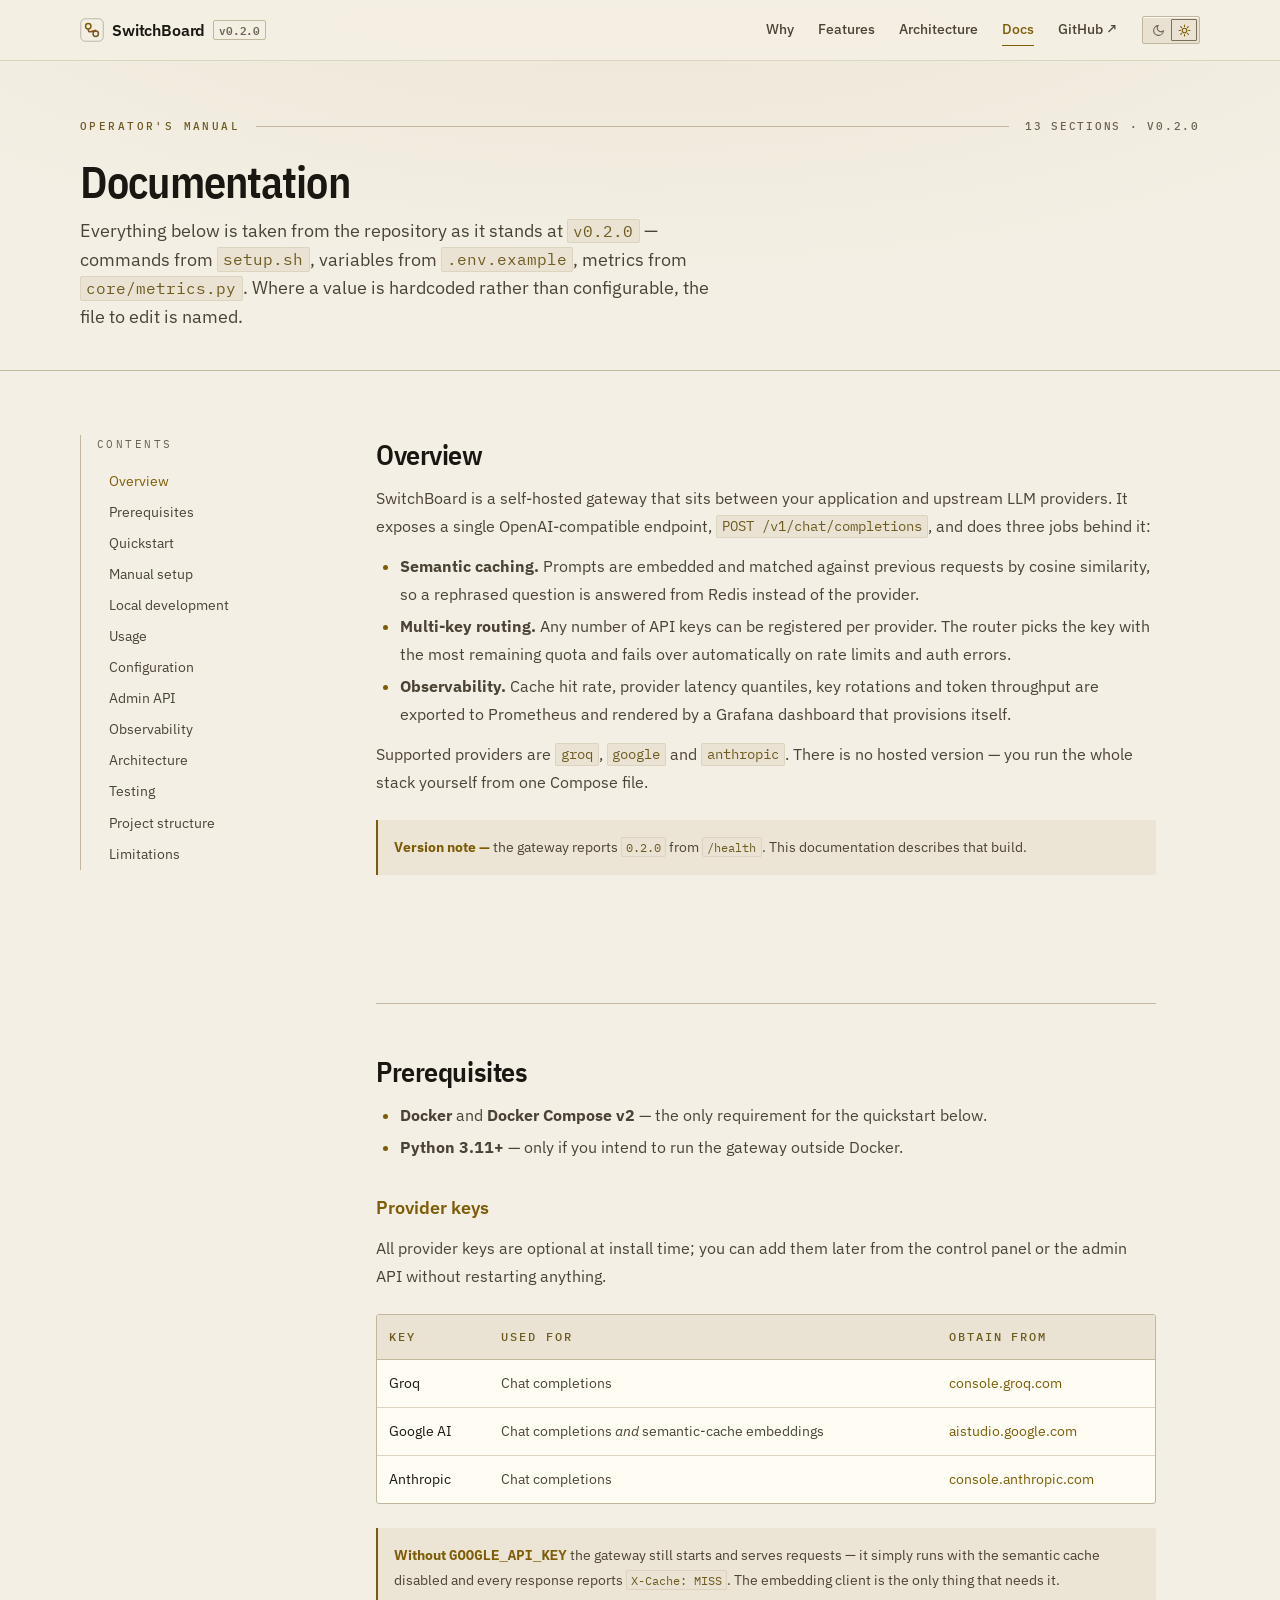
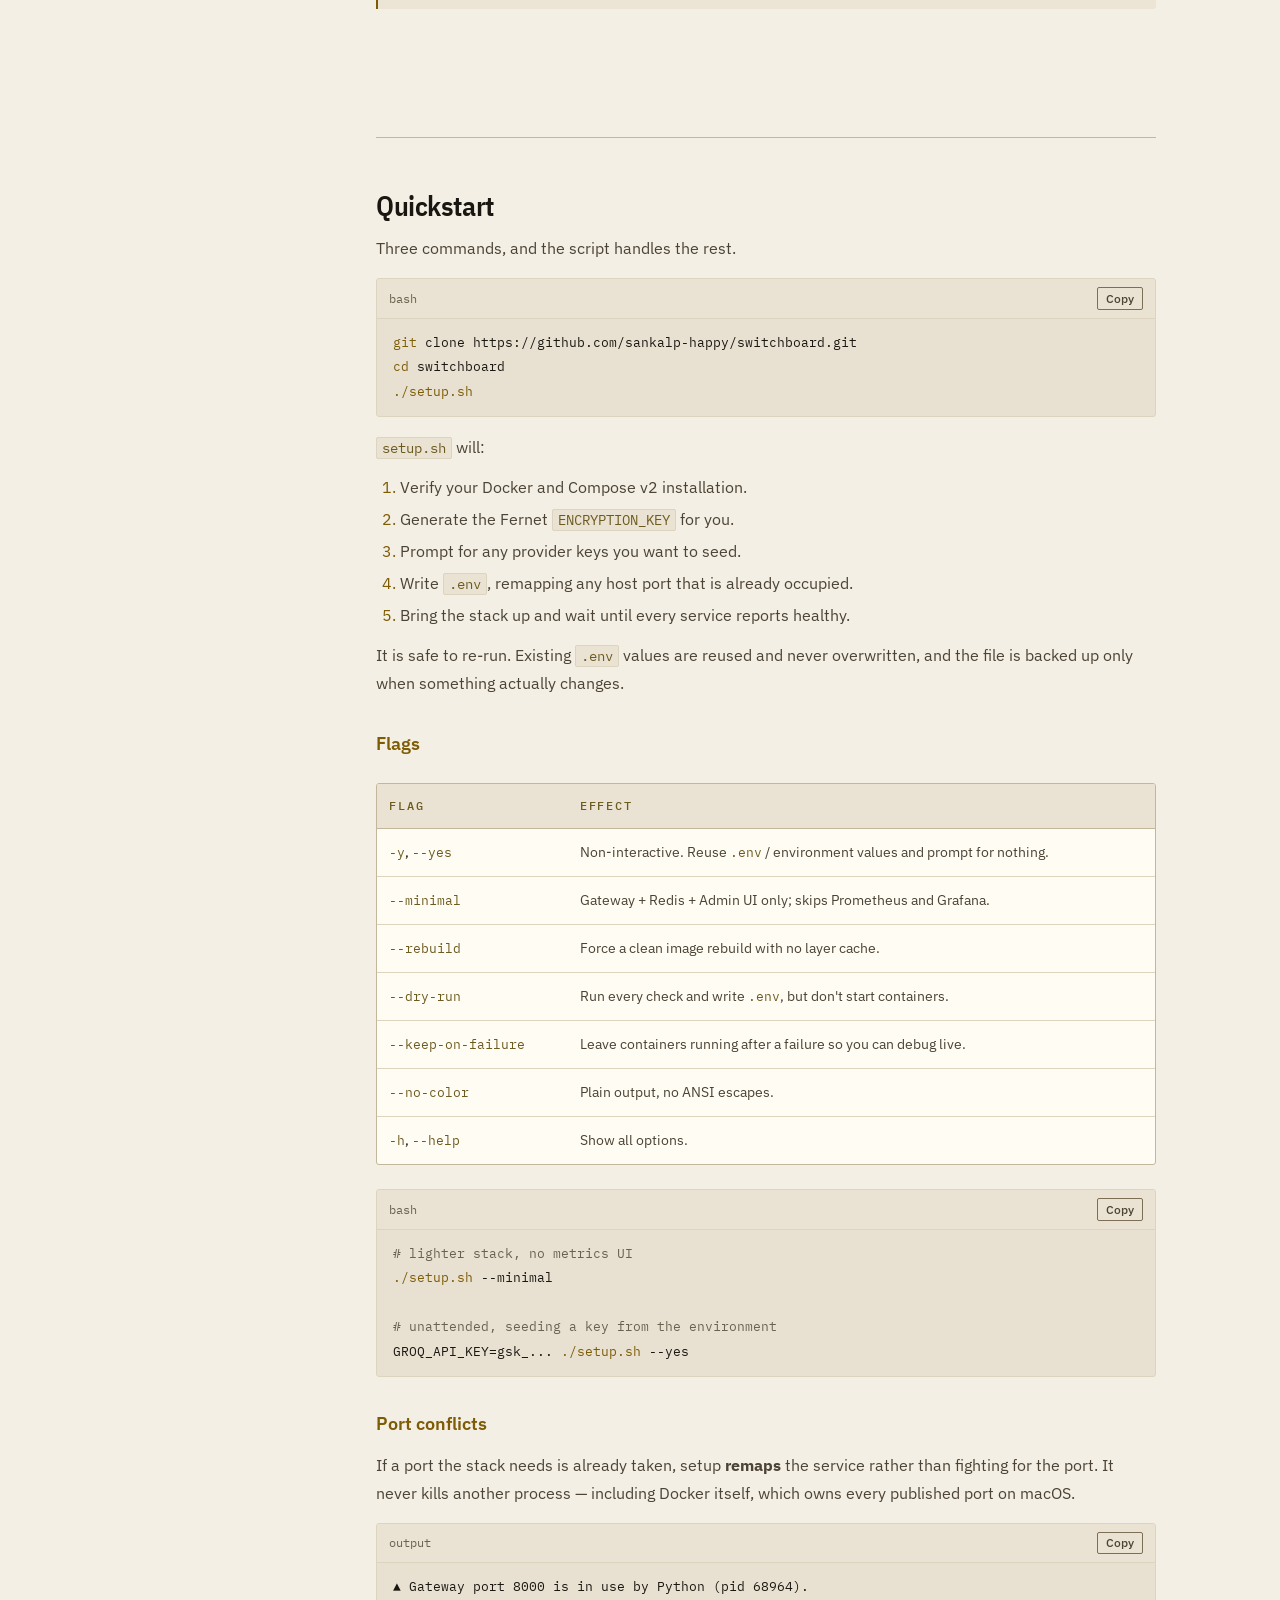
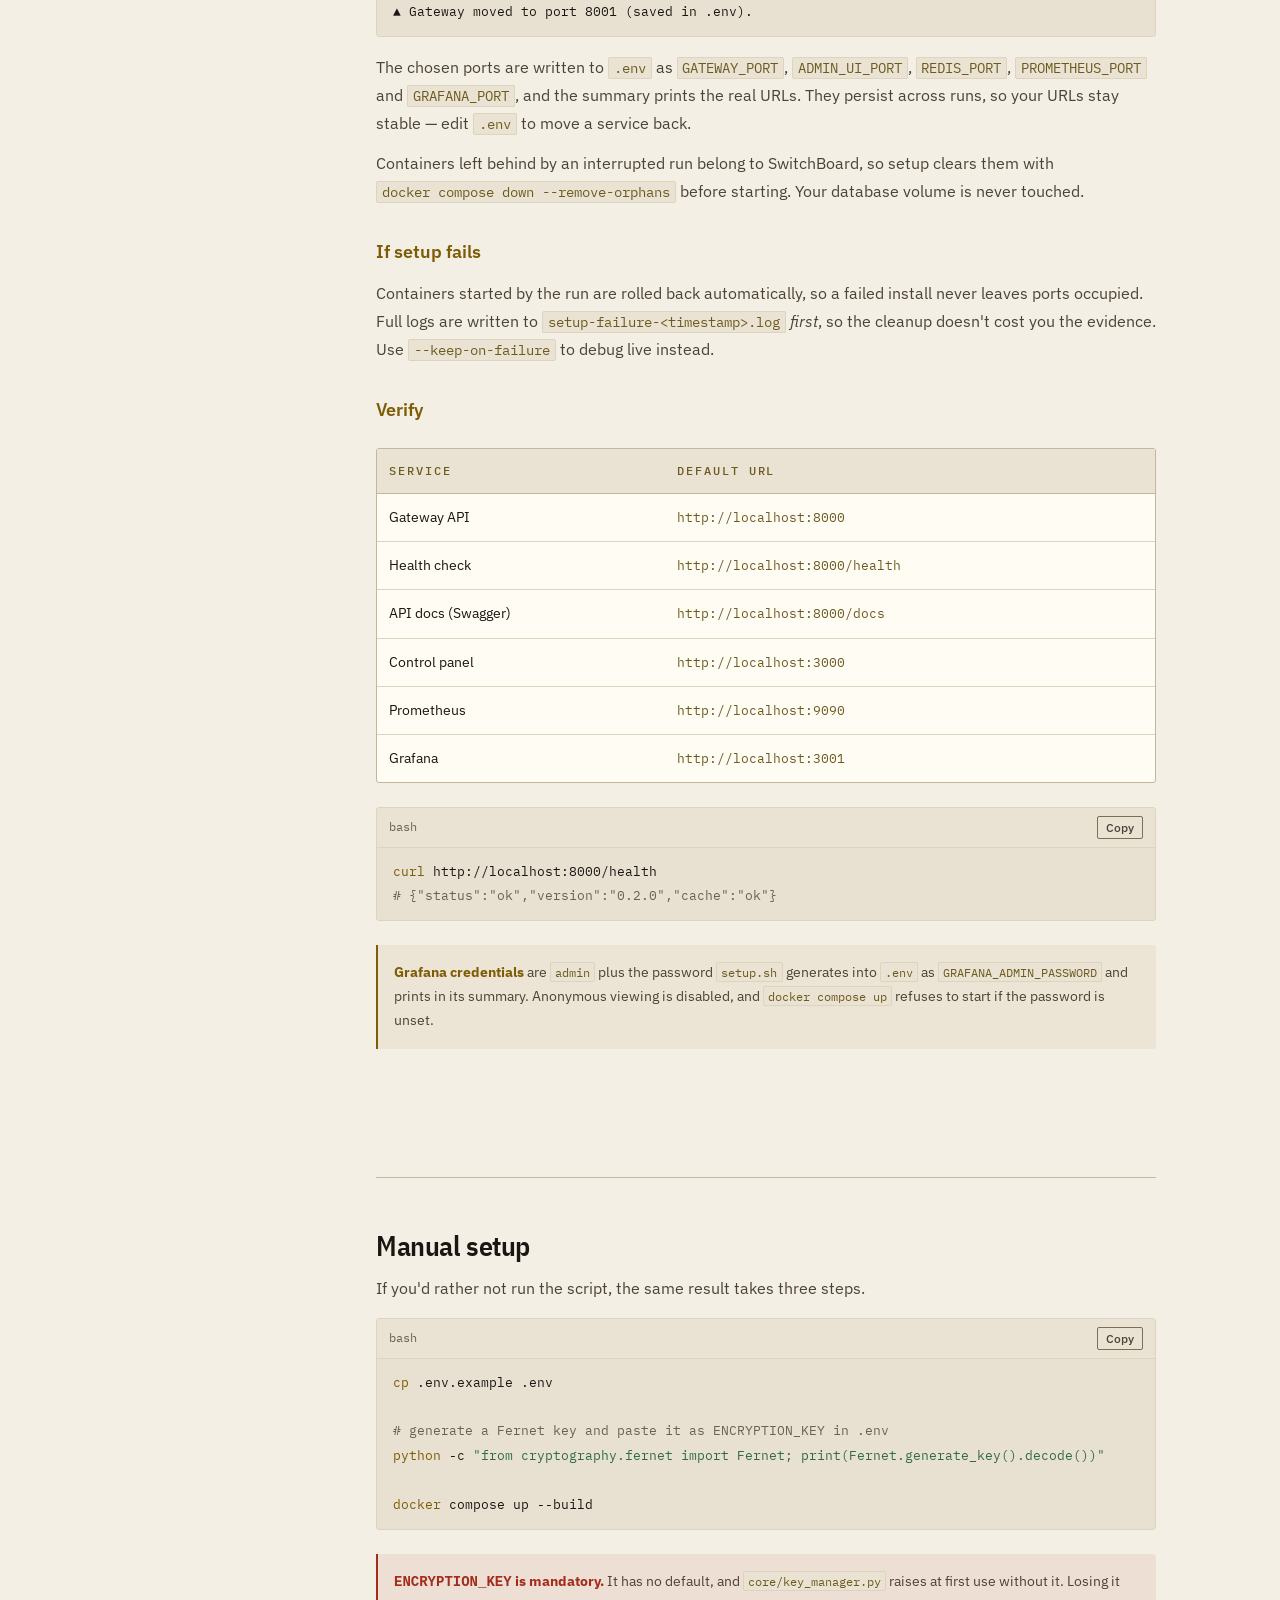
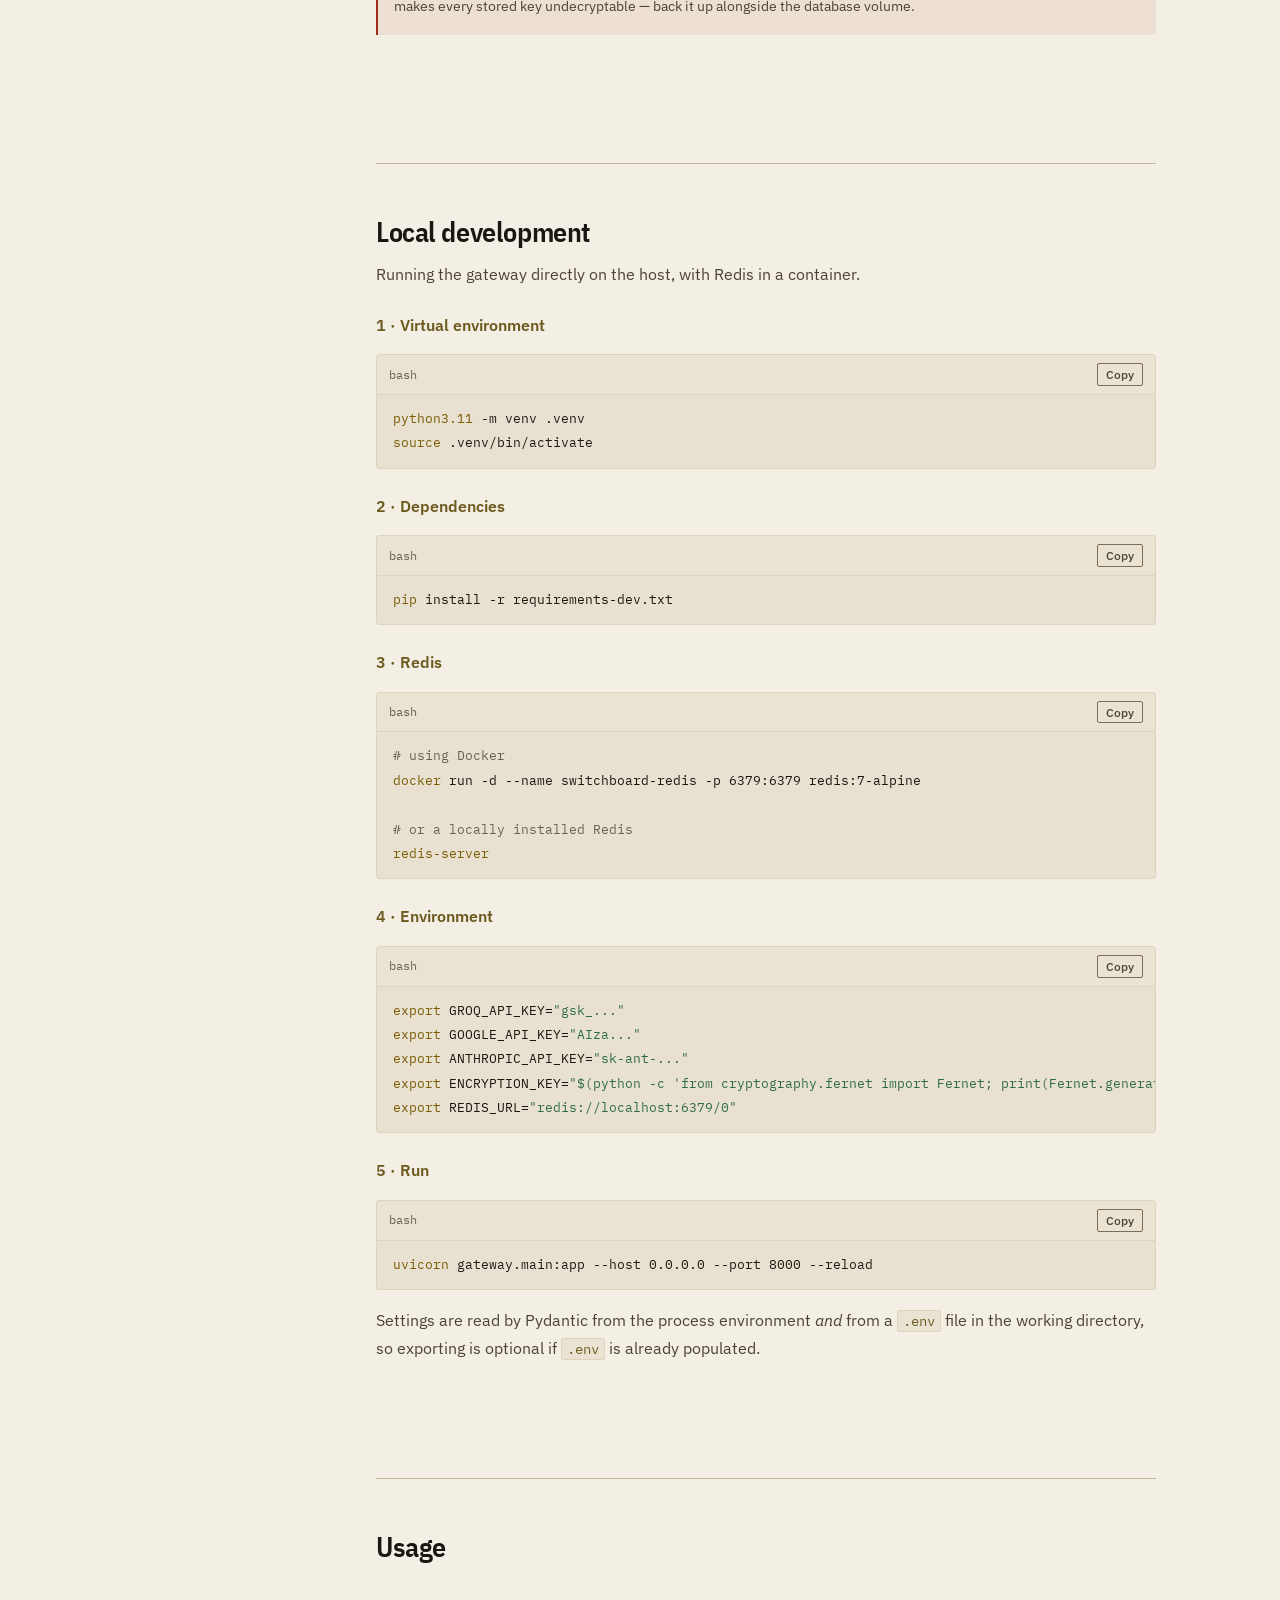
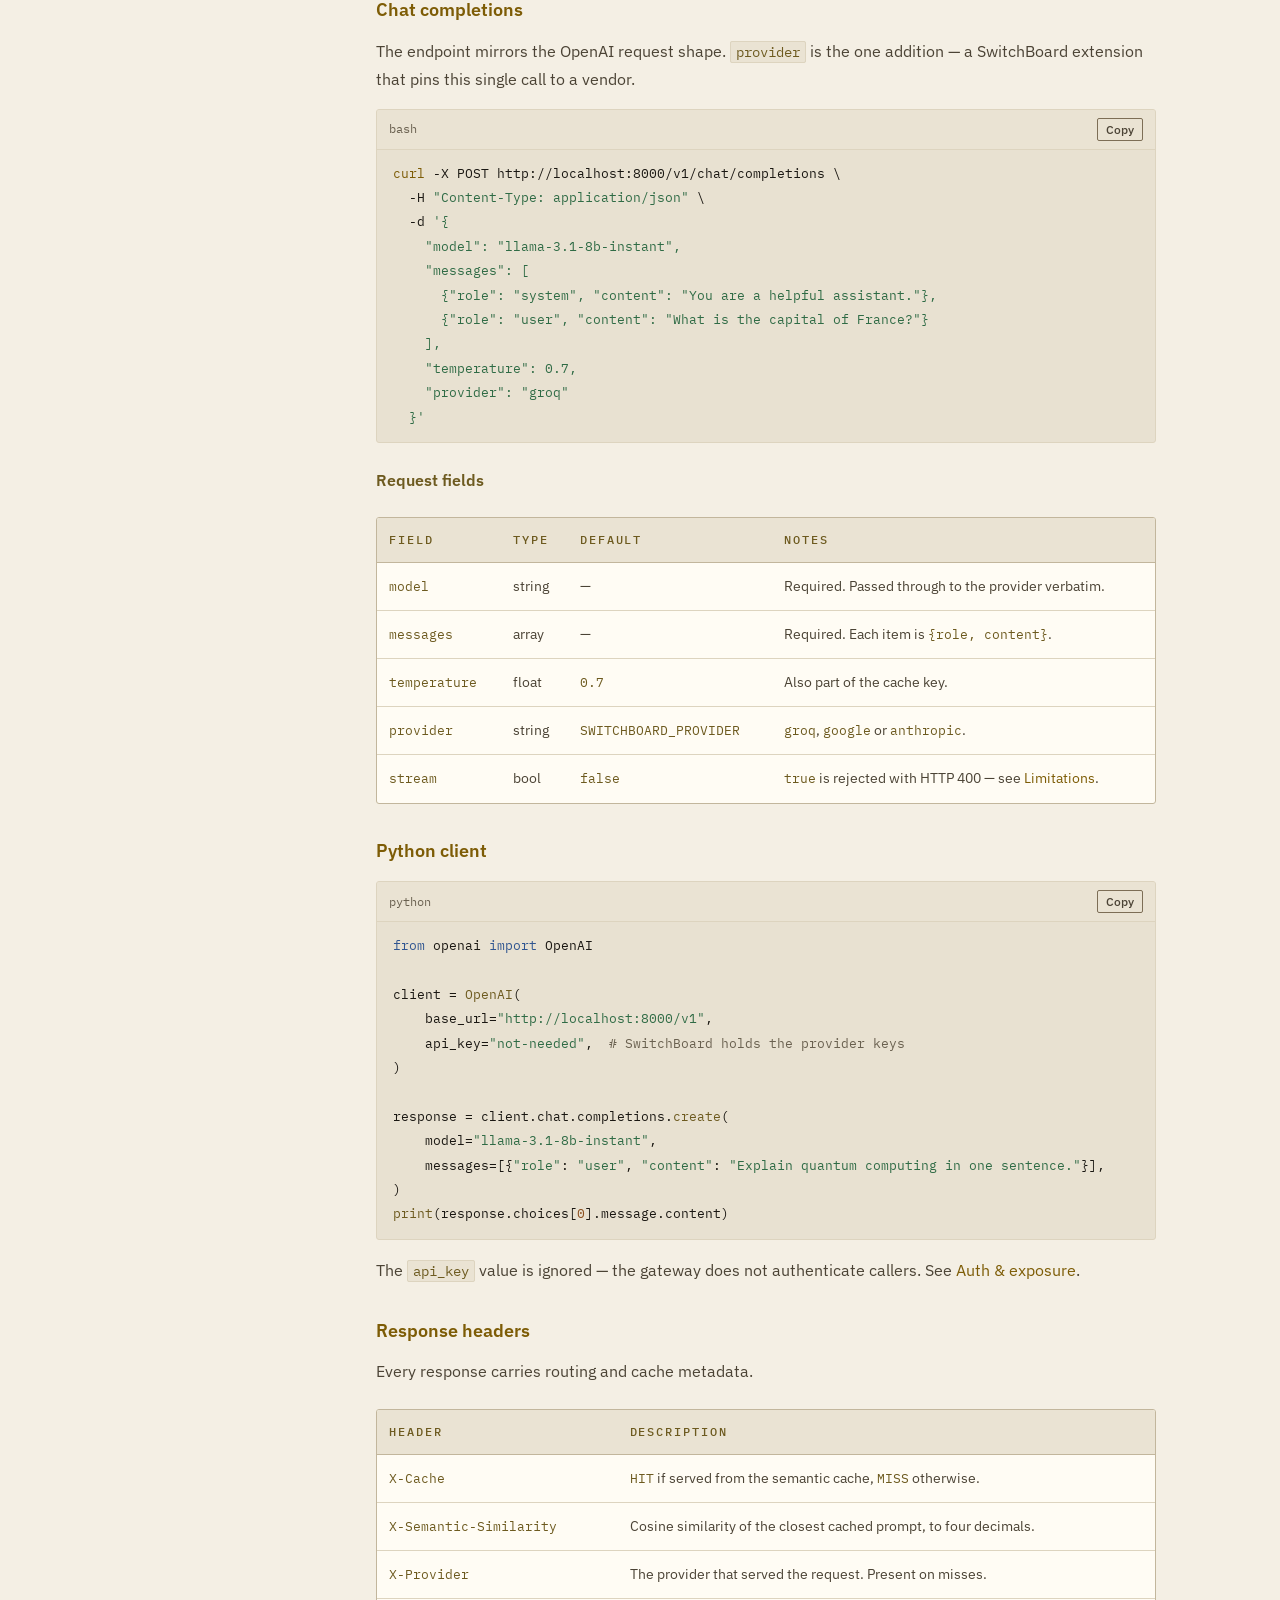
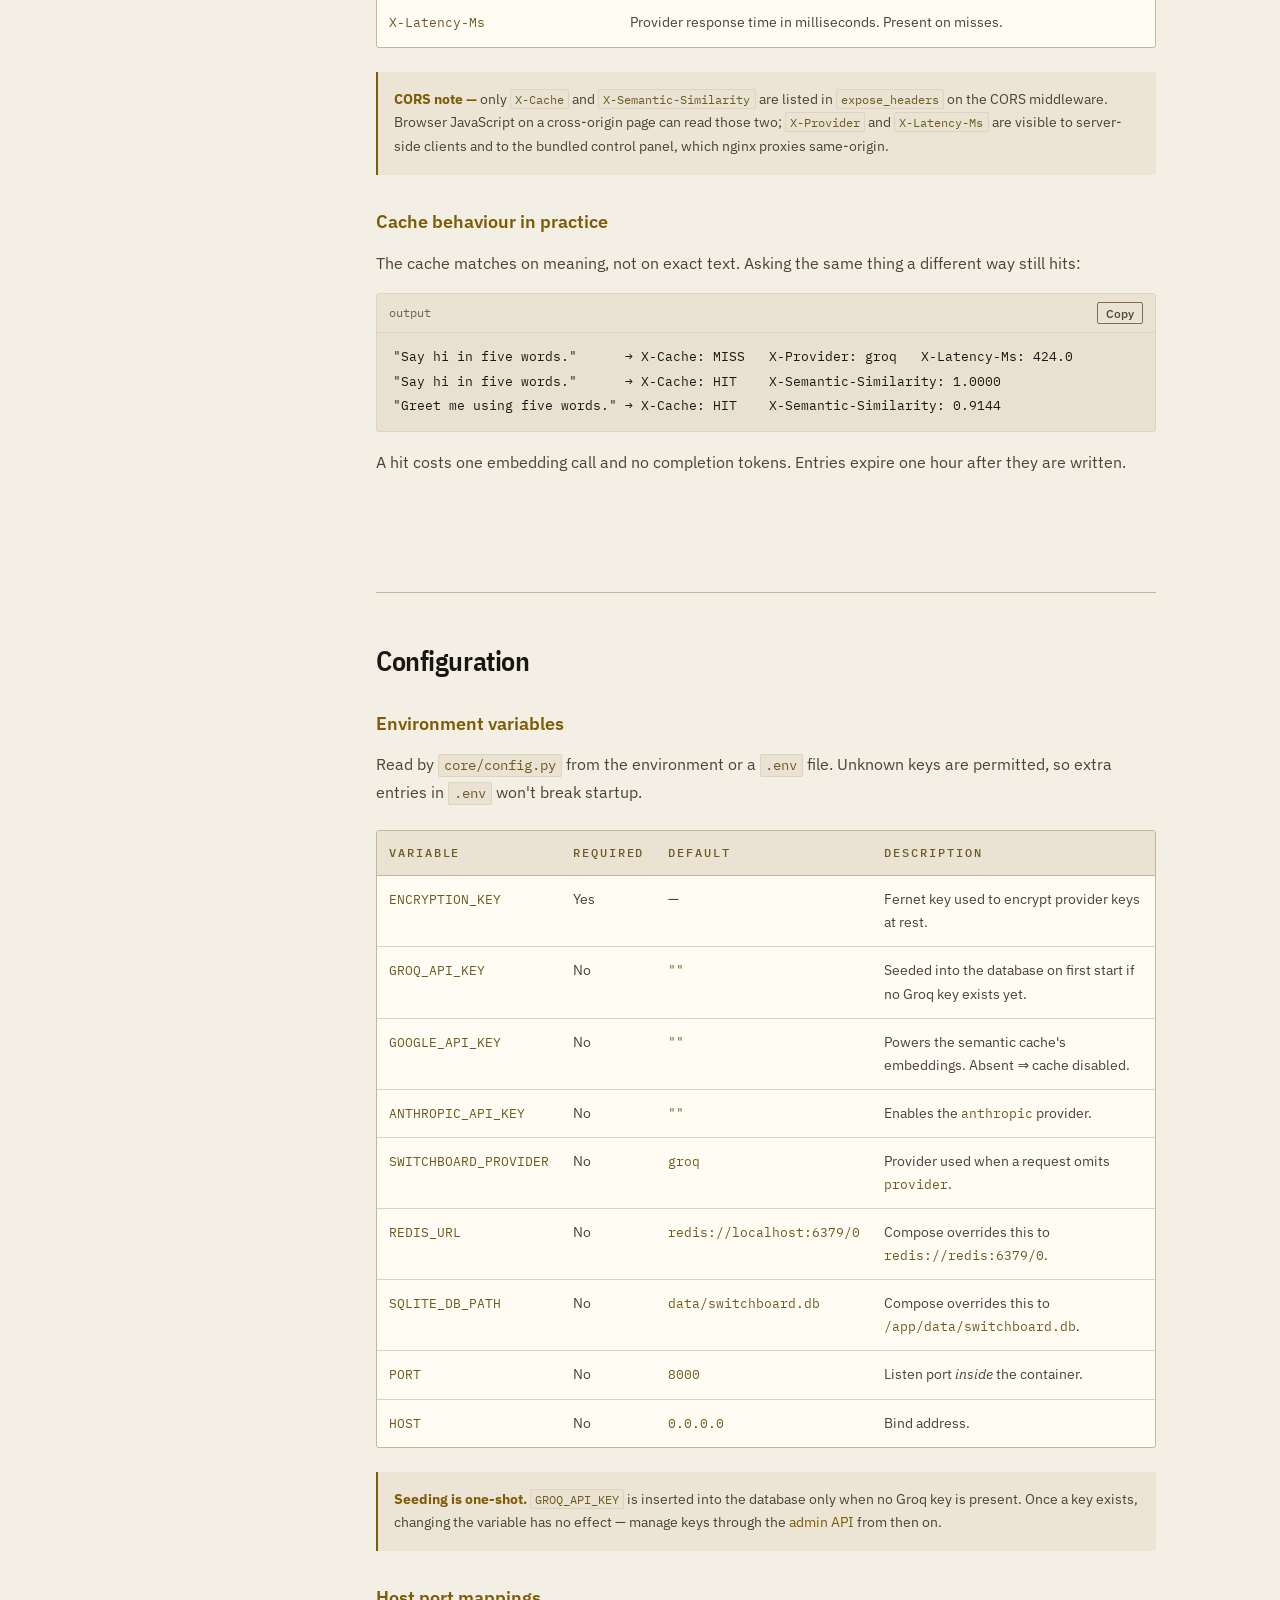
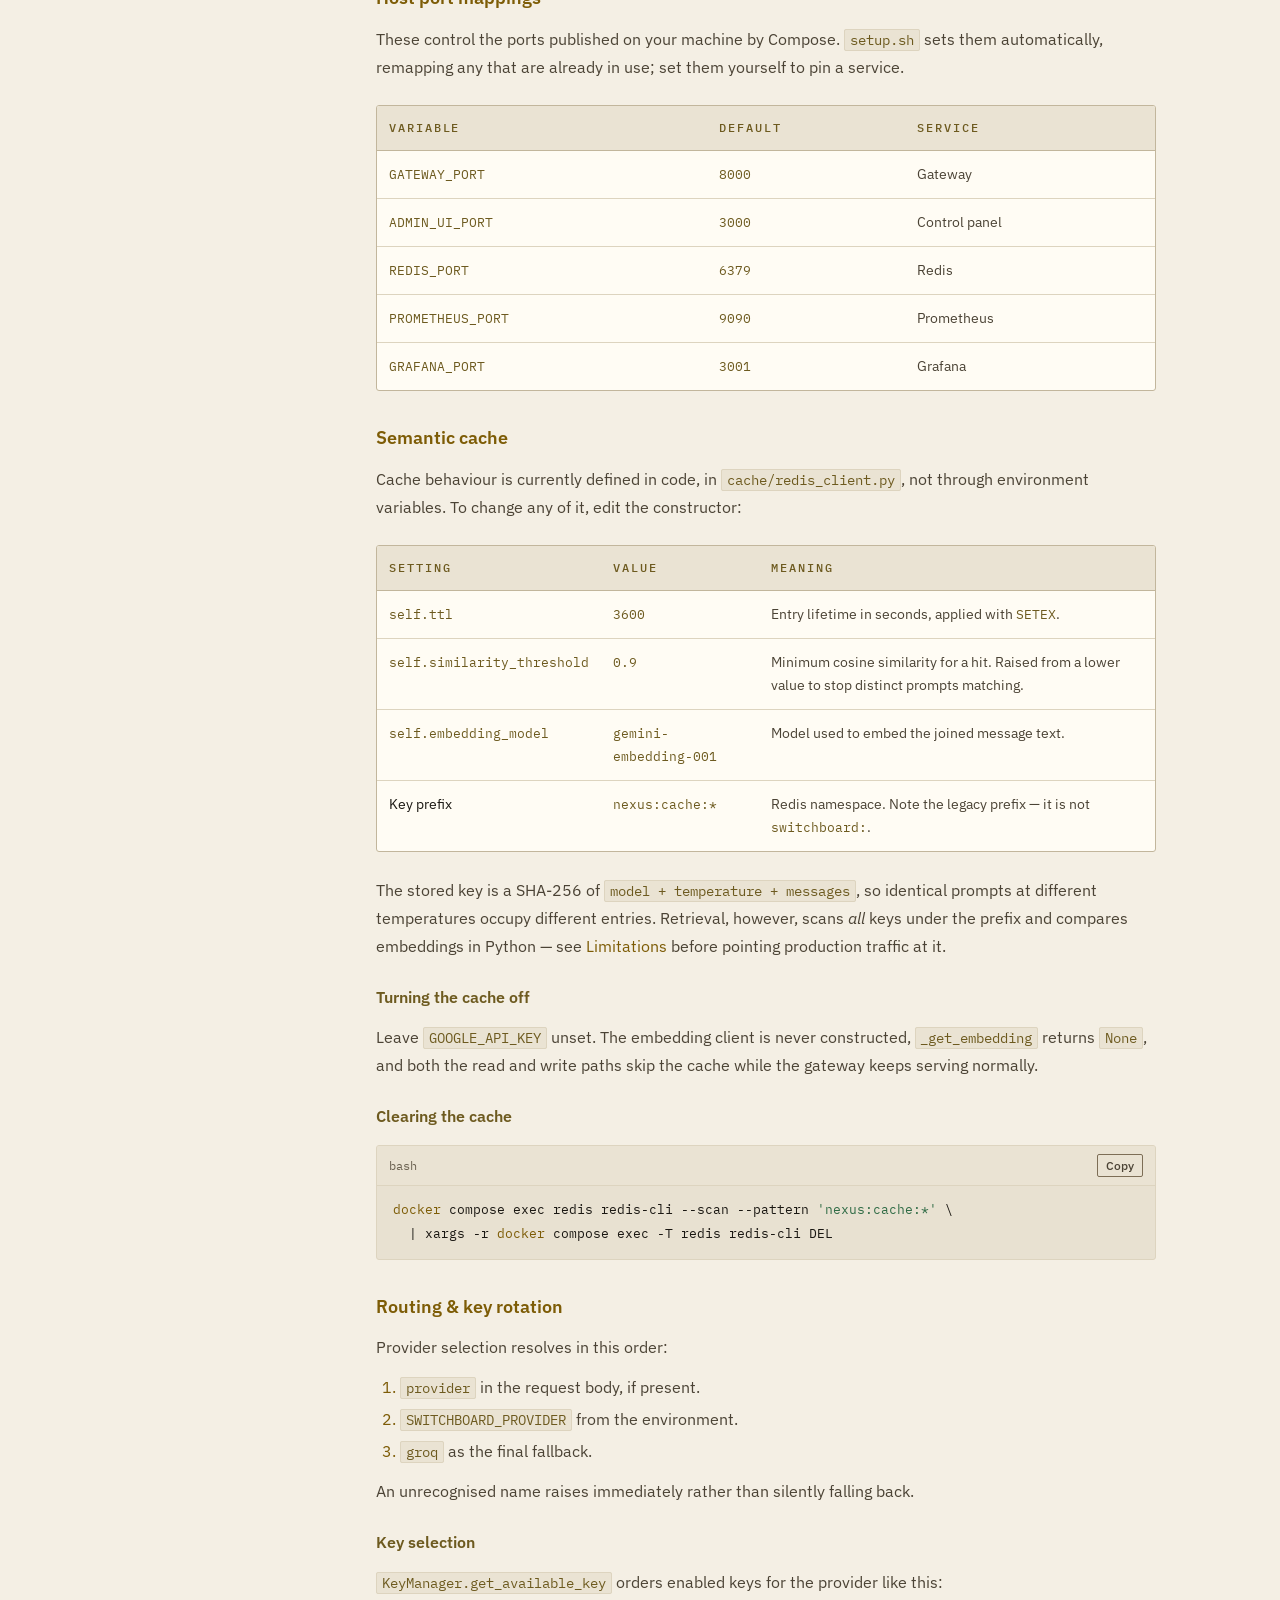
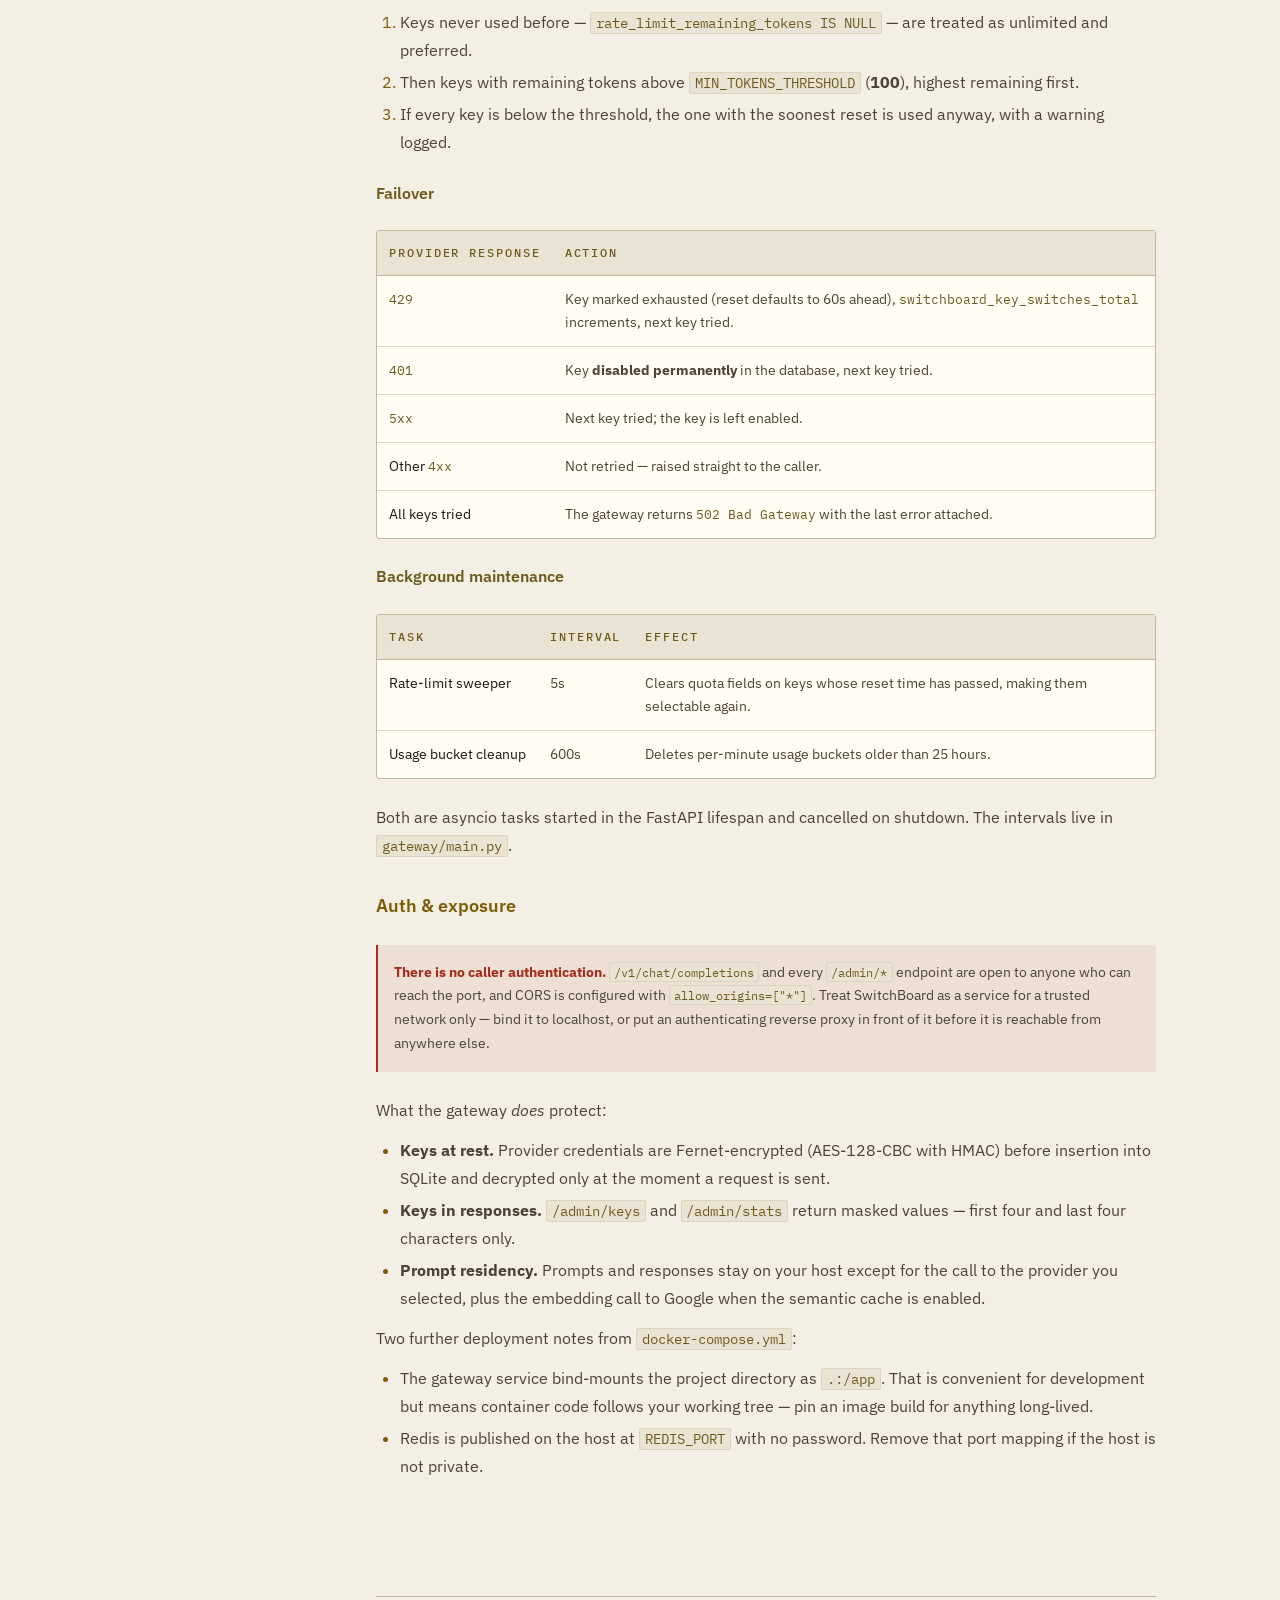
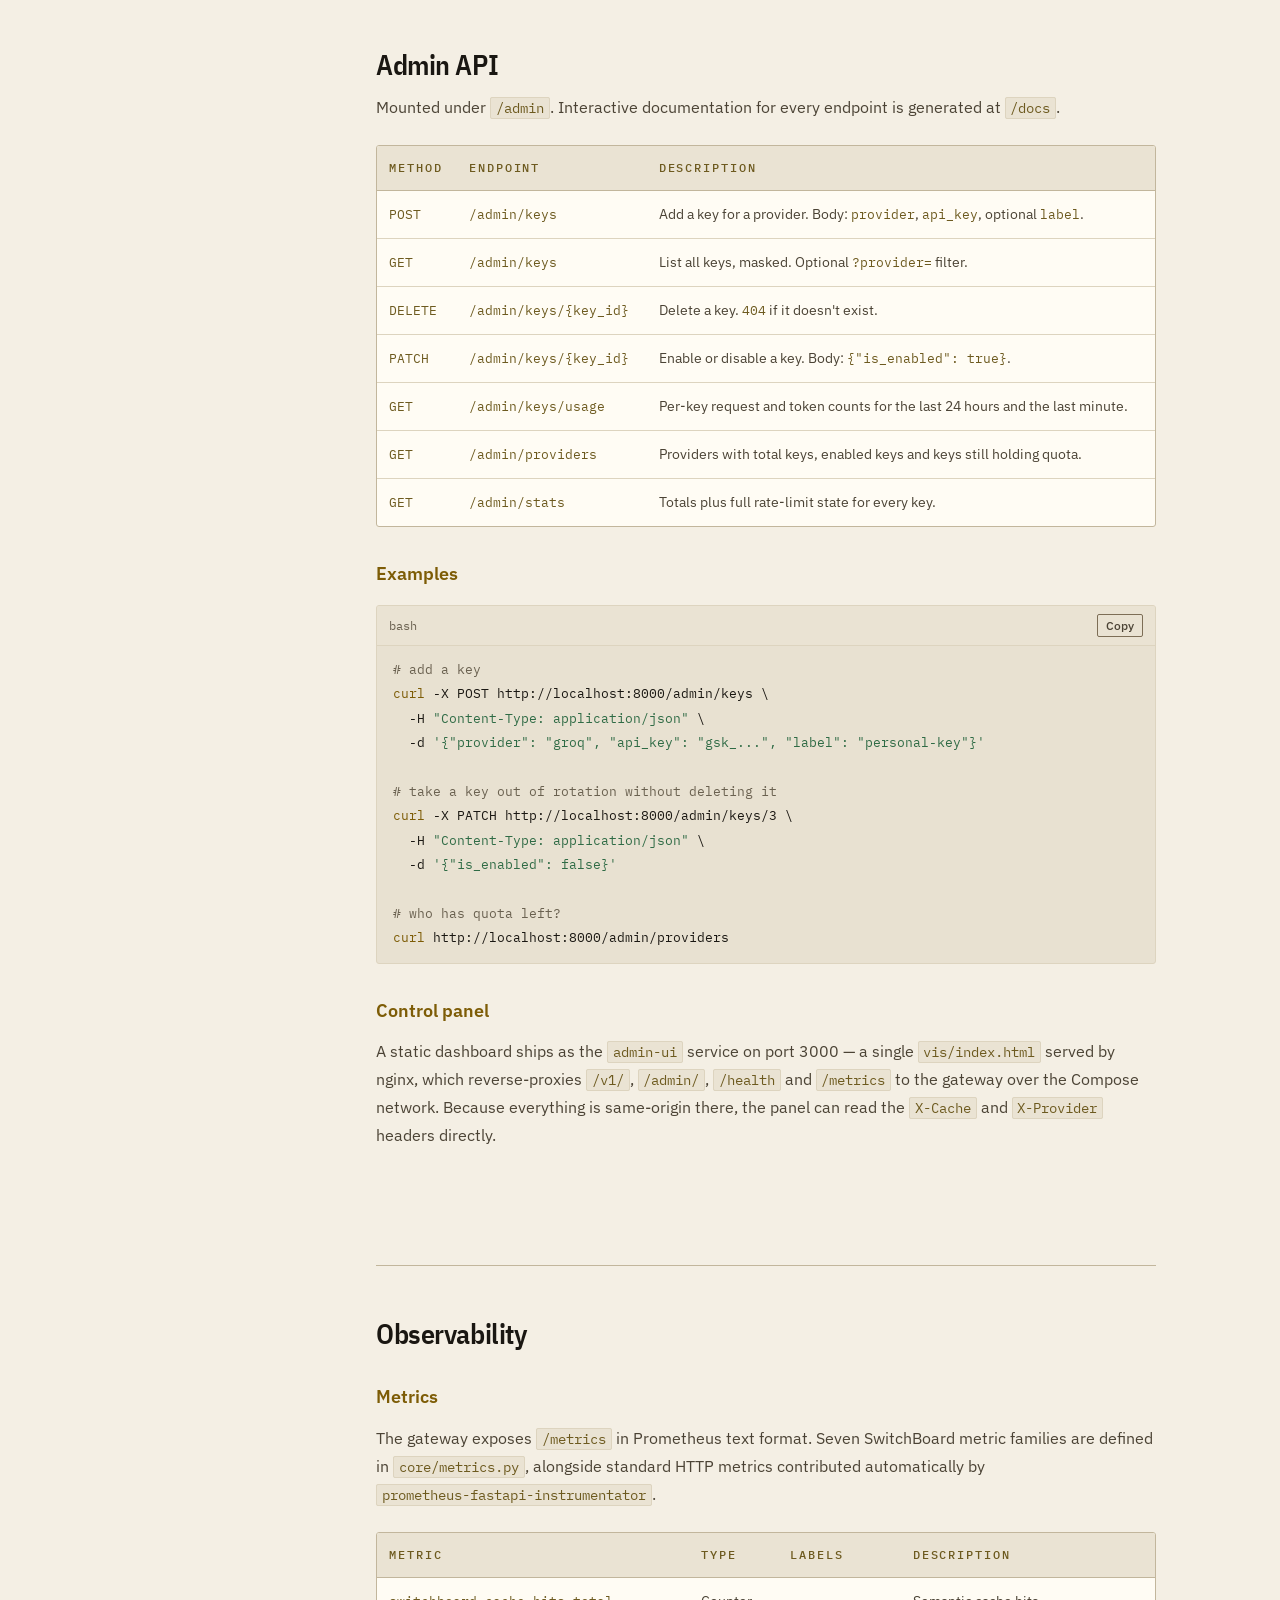
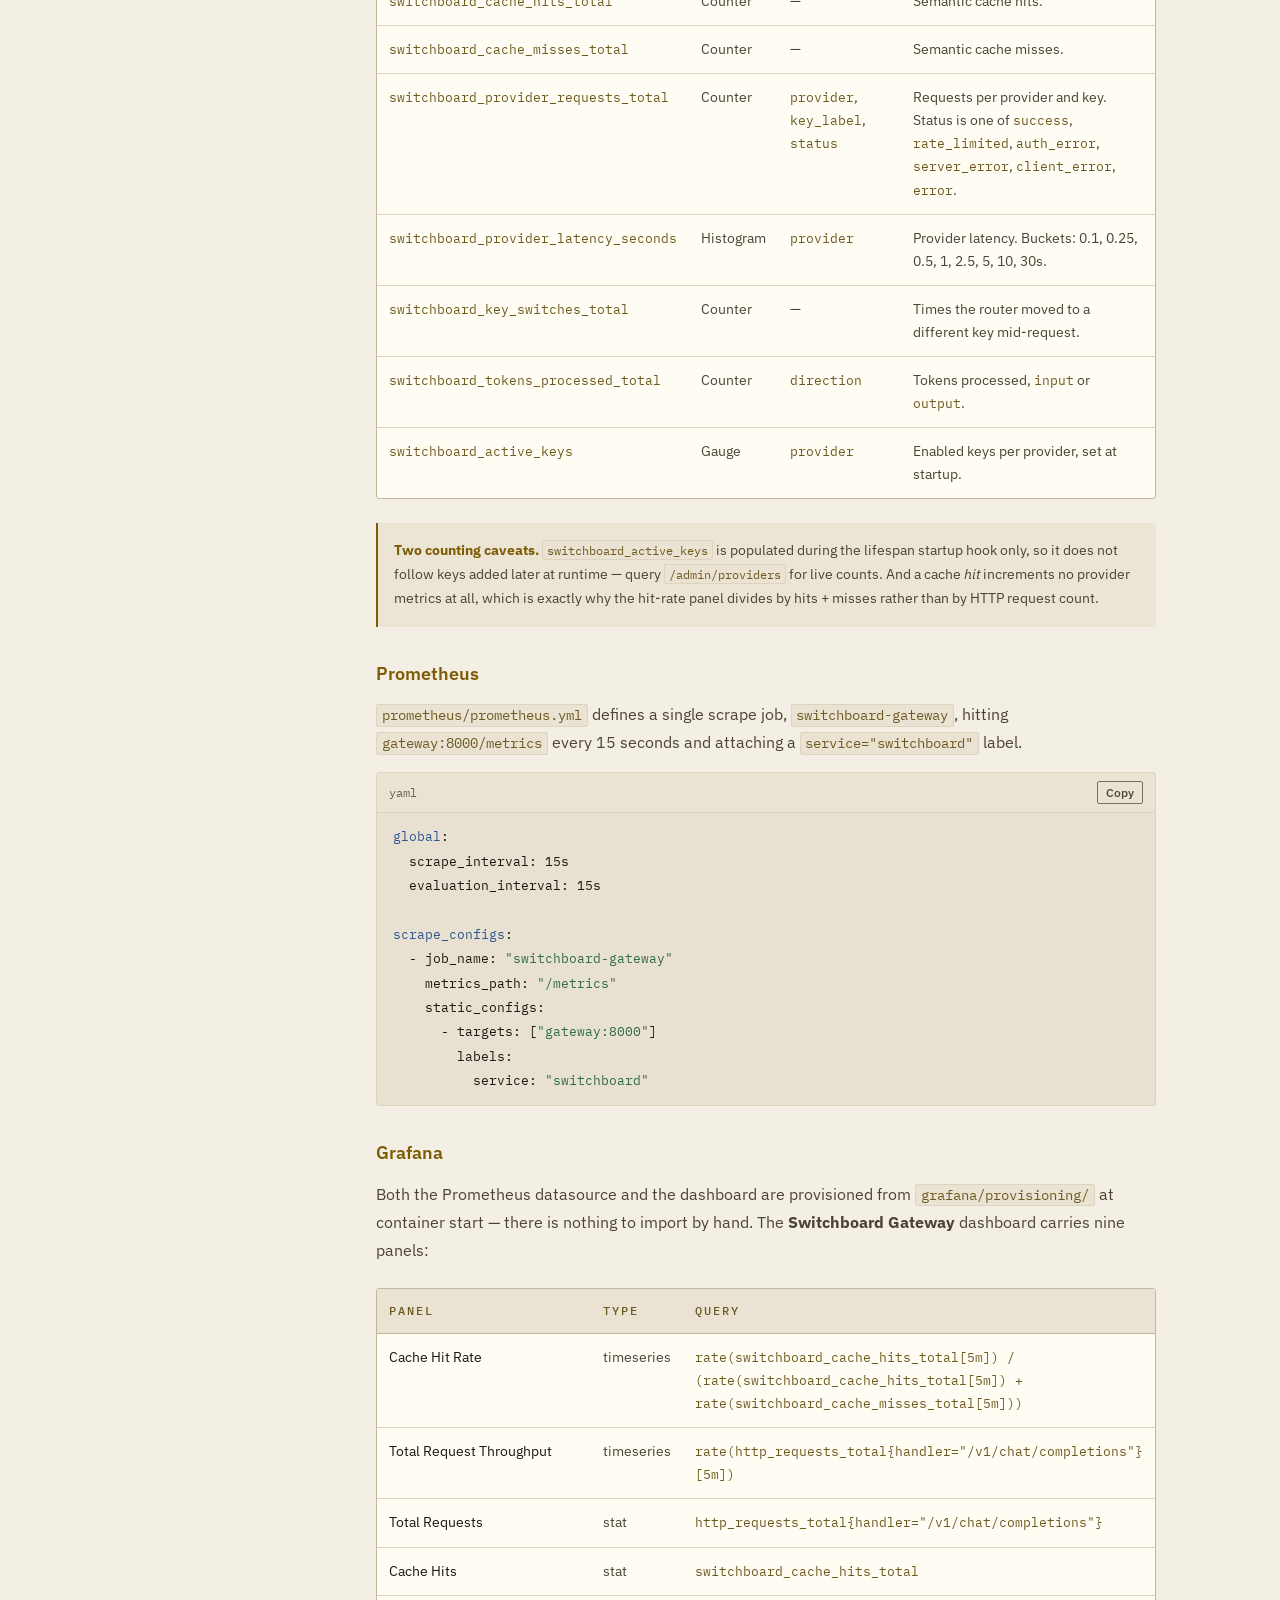
<file: site/docs.html>
<!DOCTYPE html>
<!--
  README.md is canonical. This page duplicates several of its sections (Prerequisites,
  Quickstart, Local development, Usage, Configuration, Admin API, Observability,
  Architecture, Testing, Project structure) because a marketing site and a GitHub README
  want different presentation for the same facts.

  Duplication means drift, and it has already happened once: the README shipped a literal
  "<your-org>" placeholder in its clone command while this page had the real URL. So the
  agreement is enforced rather than requested — .github/workflows/ci.yml fails the build
  if the clone URL or the version disagrees between the two files.

  If you change setup steps, ports, endpoints, or the version here, make the matching
  change in README.md in the same commit.
-->
<html lang="en">
<head>
<meta charset="UTF-8">
<meta name="viewport" content="width=device-width, initial-scale=1">
<title>Documentation — SwitchBoard</title>
<meta name="description" content="Install, configure and operate SwitchBoard: quickstart, environment variables, semantic cache tuning, key rotation, the admin API, and Prometheus + Grafana observability.">
<meta name="color-scheme" content="light dark">
<!-- Applied before first paint so a stored preference never flashes the
     other theme. Must stay inline and stay above the stylesheet. -->
<script>(function(){try{var t=localStorage.getItem('sb-theme');if(t==='light'||t==='dark')document.documentElement.dataset.theme=t;}catch(e){}})();</script>
<link rel="preconnect" href="https://fonts.googleapis.com">
<link rel="preconnect" href="https://fonts.gstatic.com" crossorigin>
<link href="https://fonts.googleapis.com/css2?family=IBM+Plex+Mono:wght@400;500&family=IBM+Plex+Sans:wght@400;500;600;700&family=IBM+Plex+Sans+Condensed:wght@600&display=swap" rel="stylesheet">
<link rel="stylesheet" href="assets/switchboard.css">
<link rel="icon" href="data:image/svg+xml,<svg xmlns='http://www.w3.org/2000/svg' viewBox='0 0 32 32'><rect width='32' height='32' rx='6' fill='%232b2620'/><circle cx='11' cy='11' r='3.4' fill='none' stroke='%23e0ac1f' stroke-width='2'/><circle cx='21' cy='21' r='3.4' fill='none' stroke='%23cfae52' stroke-width='2'/><path d='M11 15 C 11 22, 21 14, 21 17' fill='none' stroke='%23cf8442' stroke-width='2'/></svg>">
</head>
<body>
<a class="skip" href="#overview">Skip to content</a>

<!-- ============================= NAV ============================= -->
<header class="nav">
  <div class="wrap nav__in">
    <a class="brand" href="index.html">
      <svg width="24" height="24" viewBox="0 0 32 32" aria-hidden="true">
        <rect x="1" y="1" width="30" height="30" rx="6" fill="none" stroke="currentColor" opacity=".35"/>
        <circle cx="11" cy="11" r="3.6" fill="none" stroke="var(--accent)" stroke-width="2"/>
        <circle cx="21" cy="21" r="3.6" fill="none" stroke="var(--brass)" stroke-width="2"/>
        <path d="M11 15.2 C 11 23, 21 14, 21 17.2" fill="none" stroke="var(--copper)" stroke-width="2" stroke-linecap="round"/>
      </svg>
      SwitchBoard <span class="v">v0.2.0</span>
    </a>
    <nav class="nav__links" id="nav-links" aria-label="Primary">
      <a href="index.html#problem">Why</a>
      <a href="index.html#features">Features</a>
      <a href="index.html#architecture">Architecture</a>
      <a href="docs.html" aria-current="page">Docs</a>
      <a href="https://github.com/sankalp-happy/switchboard">GitHub&nbsp;↗</a>
    </nav>
    <div class="nav__end">
      <button class="themesw" type="button" aria-label="Switch theme">
        <span><svg width="13" height="13" viewBox="0 0 24 24" fill="none" stroke="currentColor" stroke-width="2" aria-hidden="true"><path d="M21 12.8A9 9 0 1 1 11.2 3a7 7 0 0 0 9.8 9.8Z"/></svg></span>
        <span><svg width="13" height="13" viewBox="0 0 24 24" fill="none" stroke="currentColor" stroke-width="2" aria-hidden="true"><circle cx="12" cy="12" r="4.2"/><path d="M12 2v2.5M12 19.5V22M2 12h2.5M19.5 12H22M4.9 4.9l1.8 1.8M17.3 17.3l1.8 1.8M19.1 4.9l-1.8 1.8M6.7 17.3l-1.8 1.8" stroke-linecap="round"/></svg></span>
      </button>
      <button class="nav__toggle" id="nav-toggle" aria-expanded="false" aria-controls="nav-links">Menu</button>
    </div>
  </div>
</header>

<!-- ============================= DOC HERO ============================= -->
<div class="doc-hero">
  <div class="wrap">
    <div class="srail">
      <span class="srail__n">Operator's manual</span>
      <i class="srail__r" aria-hidden="true"></i>
      <span class="srail__d">13 sections · v0.2.0</span>
    </div>
    <h1>Documentation</h1>
    <p class="lede">
      Everything below is taken from the repository as it stands at
      <span class="inline">v0.2.0</span> — commands from <span class="inline">setup.sh</span>,
      variables from <span class="inline">.env.example</span>, metrics from
      <span class="inline">core/metrics.py</span>. Where a value is hardcoded rather than
      configurable, the file to edit is named.
    </p>
  </div>
</div>

<div class="wrap docs">

  <!-- ============================= RAIL ============================= -->
  <aside class="rail" aria-label="Table of contents">
    <div class="rail__t">Contents</div>
    <ol>
      <li><a href="#overview">Overview</a></li>
      <li><a href="#prerequisites">Prerequisites</a></li>
      <li><a href="#quickstart">Quickstart</a></li>
      <li><a href="#manual">Manual setup</a></li>
      <li><a href="#local">Local development</a></li>
      <li><a href="#usage">Usage</a></li>
      <li><a href="#configuration">Configuration</a></li>
      <li><a href="#admin">Admin API</a></li>
      <li><a href="#observability">Observability</a></li>
      <li><a href="#architecture">Architecture</a></li>
      <li><a href="#testing">Testing</a></li>
      <li><a href="#structure">Project structure</a></li>
      <li><a href="#limits">Limitations</a></li>
    </ol>
  </aside>

  <!-- ============================= DOC BODY ============================= -->
  <main class="doc">

    <!-- OVERVIEW -->
    <section id="overview">
      <h2>Overview</h2>
      <p>
        SwitchBoard is a self-hosted gateway that sits between your application and upstream LLM
        providers. It exposes a single OpenAI-compatible endpoint,
        <span class="inline">POST /v1/chat/completions</span>, and does three jobs behind it:
      </p>
      <ul>
        <li><b>Semantic caching.</b> Prompts are embedded and matched against previous requests by cosine similarity, so a rephrased question is answered from Redis instead of the provider.</li>
        <li><b>Multi-key routing.</b> Any number of API keys can be registered per provider. The router picks the key with the most remaining quota and fails over automatically on rate limits and auth errors.</li>
        <li><b>Observability.</b> Cache hit rate, provider latency quantiles, key rotations and token throughput are exported to Prometheus and rendered by a Grafana dashboard that provisions itself.</li>
      </ul>
      <p>
        Supported providers are <span class="inline">groq</span>,
        <span class="inline">google</span> and <span class="inline">anthropic</span>. There is no
        hosted version — you run the whole stack yourself from one Compose file.
      </p>
      <div class="note">
        <b>Version note —</b> the gateway reports <span class="inline">0.2.0</span> from
        <span class="inline">/health</span>. This documentation describes that build.
      </div>
    </section>

    <hr>

    <!-- PREREQUISITES -->
    <section id="prerequisites">
      <h2>Prerequisites</h2>
      <ul>
        <li><b>Docker</b> and <b>Docker Compose v2</b> — the only requirement for the quickstart below.</li>
        <li><b>Python 3.11+</b> — only if you intend to run the gateway outside Docker.</li>
      </ul>

      <h3>Provider keys</h3>
      <p>
        All provider keys are optional at install time; you can add them later from the control
        panel or the admin API without restarting anything.
      </p>
      <div class="tablewrap">
        <table>
          <thead><tr><th scope="col">Key</th><th scope="col">Used for</th><th scope="col">Obtain from</th></tr></thead>
          <tbody>
            <tr><td>Groq</td><td>Chat completions</td><td><a href="https://console.groq.com">console.groq.com</a></td></tr>
            <tr><td>Google AI</td><td>Chat completions <em>and</em> semantic-cache embeddings</td><td><a href="https://aistudio.google.com">aistudio.google.com</a></td></tr>
            <tr><td>Anthropic</td><td>Chat completions</td><td><a href="https://console.anthropic.com">console.anthropic.com</a></td></tr>
          </tbody>
        </table>
      </div>
      <div class="note">
        <b>Without <code>GOOGLE_API_KEY</code></b> the gateway still starts and serves requests — it
        simply runs with the semantic cache disabled and every response reports
        <span class="inline">X-Cache: MISS</span>. The embedding client is the only thing that needs it.
      </div>
    </section>

    <hr>

    <!-- QUICKSTART -->
    <section id="quickstart">
      <h2>Quickstart</h2>
      <p>Three commands, and the script handles the rest.</p>

      <div class="code">
        <div class="code__bar"><span class="code__lang">bash</span><button class="code__copy" type="button">Copy</button></div>
<pre><code><span class="t-cmd">git</span> clone https://github.com/sankalp-happy/switchboard.git
<span class="t-cmd">cd</span> switchboard
<span class="t-cmd">./setup.sh</span></code></pre>
      </div>

      <p><span class="inline">setup.sh</span> will:</p>
      <ol class="plain">
        <li>Verify your Docker and Compose v2 installation.</li>
        <li>Generate the Fernet <span class="inline">ENCRYPTION_KEY</span> for you.</li>
        <li>Prompt for any provider keys you want to seed.</li>
        <li>Write <span class="inline">.env</span>, remapping any host port that is already occupied.</li>
        <li>Bring the stack up and wait until every service reports healthy.</li>
      </ol>
      <p>
        It is safe to re-run. Existing <span class="inline">.env</span> values are reused and never
        overwritten, and the file is backed up only when something actually changes.
      </p>

      <h3 id="flags">Flags</h3>
      <div class="tablewrap">
        <table>
          <thead><tr><th scope="col">Flag</th><th scope="col">Effect</th></tr></thead>
          <tbody>
            <tr><td><code>-y</code>, <code>--yes</code></td><td>Non-interactive. Reuse <code>.env</code> / environment values and prompt for nothing.</td></tr>
            <tr><td><code>--minimal</code></td><td>Gateway + Redis + Admin UI only; skips Prometheus and Grafana.</td></tr>
            <tr><td><code>--rebuild</code></td><td>Force a clean image rebuild with no layer cache.</td></tr>
            <tr><td><code>--dry-run</code></td><td>Run every check and write <code>.env</code>, but don't start containers.</td></tr>
            <tr><td><code>--keep-on-failure</code></td><td>Leave containers running after a failure so you can debug live.</td></tr>
            <tr><td><code>--no-color</code></td><td>Plain output, no ANSI escapes.</td></tr>
            <tr><td><code>-h</code>, <code>--help</code></td><td>Show all options.</td></tr>
          </tbody>
        </table>
      </div>

      <div class="code">
        <div class="code__bar"><span class="code__lang">bash</span><button class="code__copy" type="button">Copy</button></div>
<pre><code><span class="t-com"># lighter stack, no metrics UI</span>
<span class="t-cmd">./setup.sh</span> --minimal

<span class="t-com"># unattended, seeding a key from the environment</span>
GROQ_API_KEY=gsk_... <span class="t-cmd">./setup.sh</span> --yes</code></pre>
      </div>

      <h3 id="ports">Port conflicts</h3>
      <p>
        If a port the stack needs is already taken, setup <b>remaps</b> the service rather than
        fighting for the port. It never kills another process — including Docker itself, which owns
        every published port on macOS.
      </p>
      <div class="code">
        <div class="code__bar"><span class="code__lang">output</span><button class="code__copy" type="button">Copy</button></div>
<pre><code>▲ Gateway port 8000 is in use by Python (pid 68964).
▲ Gateway moved to port 8001 (saved in .env).</code></pre>
      </div>
      <p>
        The chosen ports are written to <span class="inline">.env</span> as
        <span class="inline">GATEWAY_PORT</span>, <span class="inline">ADMIN_UI_PORT</span>,
        <span class="inline">REDIS_PORT</span>, <span class="inline">PROMETHEUS_PORT</span> and
        <span class="inline">GRAFANA_PORT</span>, and the summary prints the real URLs. They persist
        across runs, so your URLs stay stable — edit <span class="inline">.env</span> to move a
        service back.
      </p>
      <p>
        Containers left behind by an interrupted run belong to SwitchBoard, so setup clears them
        with <span class="inline">docker compose down --remove-orphans</span> before starting. Your
        database volume is never touched.
      </p>

      <h3 id="failure">If setup fails</h3>
      <p>
        Containers started by the run are rolled back automatically, so a failed install never
        leaves ports occupied. Full logs are written to
        <span class="inline">setup-failure-&lt;timestamp&gt;.log</span> <em>first</em>, so the cleanup
        doesn't cost you the evidence. Use <span class="inline">--keep-on-failure</span> to debug live
        instead.
      </p>

      <h3 id="verify">Verify</h3>
      <div class="tablewrap">
        <table>
          <thead><tr><th scope="col">Service</th><th scope="col">Default URL</th></tr></thead>
          <tbody>
            <tr><td>Gateway API</td><td><code>http://localhost:8000</code></td></tr>
            <tr><td>Health check</td><td><code>http://localhost:8000/health</code></td></tr>
            <tr><td>API docs (Swagger)</td><td><code>http://localhost:8000/docs</code></td></tr>
            <tr><td>Control panel</td><td><code>http://localhost:3000</code></td></tr>
            <tr><td>Prometheus</td><td><code>http://localhost:9090</code></td></tr>
            <tr><td>Grafana</td><td><code>http://localhost:3001</code></td></tr>
          </tbody>
        </table>
      </div>
      <div class="code">
        <div class="code__bar"><span class="code__lang">bash</span><button class="code__copy" type="button">Copy</button></div>
<pre><code><span class="t-cmd">curl</span> http://localhost:8000/health
<span class="t-com"># {"status":"ok","version":"0.2.0","cache":"ok"}</span></code></pre>
      </div>
      <div class="note">
        <b>Grafana credentials</b> are <span class="inline">admin</span> plus the password
        <span class="inline">setup.sh</span> generates into <span class="inline">.env</span> as
        <span class="inline">GRAFANA_ADMIN_PASSWORD</span> and prints in its summary. Anonymous
        viewing is disabled, and <span class="inline">docker compose up</span> refuses to start
        if the password is unset.
      </div>
    </section>

    <hr>

    <!-- MANUAL -->
    <section id="manual">
      <h2>Manual setup</h2>
      <p>If you'd rather not run the script, the same result takes three steps.</p>
      <div class="code">
        <div class="code__bar"><span class="code__lang">bash</span><button class="code__copy" type="button">Copy</button></div>
<pre><code><span class="t-cmd">cp</span> .env.example .env

<span class="t-com"># generate a Fernet key and paste it as ENCRYPTION_KEY in .env</span>
<span class="t-cmd">python</span> -c <span class="t-str">"from cryptography.fernet import Fernet; print(Fernet.generate_key().decode())"</span>

<span class="t-cmd">docker</span> compose up --build</code></pre>
      </div>
      <div class="note note--warn">
        <b><code>ENCRYPTION_KEY</code> is mandatory.</b> It has no default, and
        <span class="inline">core/key_manager.py</span> raises at first use without it. Losing it
        makes every stored key undecryptable — back it up alongside the database volume.
      </div>
    </section>

    <hr>

    <!-- LOCAL DEV -->
    <section id="local">
      <h2>Local development</h2>
      <p>Running the gateway directly on the host, with Redis in a container.</p>

      <h4>1 · Virtual environment</h4>
      <div class="code">
        <div class="code__bar"><span class="code__lang">bash</span><button class="code__copy" type="button">Copy</button></div>
<pre><code><span class="t-cmd">python3.11</span> -m venv .venv
<span class="t-cmd">source</span> .venv/bin/activate</code></pre>
      </div>

      <h4>2 · Dependencies</h4>
      <div class="code">
        <div class="code__bar"><span class="code__lang">bash</span><button class="code__copy" type="button">Copy</button></div>
<pre><code><span class="t-cmd">pip</span> install -r requirements-dev.txt</code></pre>
      </div>

      <h4>3 · Redis</h4>
      <div class="code">
        <div class="code__bar"><span class="code__lang">bash</span><button class="code__copy" type="button">Copy</button></div>
<pre><code><span class="t-com"># using Docker</span>
<span class="t-cmd">docker</span> run -d --name switchboard-redis -p 6379:6379 redis:7-alpine

<span class="t-com"># or a locally installed Redis</span>
<span class="t-cmd">redis-server</span></code></pre>
      </div>

      <h4>4 · Environment</h4>
      <div class="code">
        <div class="code__bar"><span class="code__lang">bash</span><button class="code__copy" type="button">Copy</button></div>
<pre><code><span class="t-cmd">export</span> GROQ_API_KEY=<span class="t-str">"gsk_..."</span>
<span class="t-cmd">export</span> GOOGLE_API_KEY=<span class="t-str">"AIza..."</span>
<span class="t-cmd">export</span> ANTHROPIC_API_KEY=<span class="t-str">"sk-ant-..."</span>
<span class="t-cmd">export</span> ENCRYPTION_KEY=<span class="t-str">"$(python -c 'from cryptography.fernet import Fernet; print(Fernet.generate_key().decode())')"</span>
<span class="t-cmd">export</span> REDIS_URL=<span class="t-str">"redis://localhost:6379/0"</span></code></pre>
      </div>

      <h4>5 · Run</h4>
      <div class="code">
        <div class="code__bar"><span class="code__lang">bash</span><button class="code__copy" type="button">Copy</button></div>
<pre><code><span class="t-cmd">uvicorn</span> gateway.main:app --host 0.0.0.0 --port 8000 --reload</code></pre>
      </div>
      <p>
        Settings are read by Pydantic from the process environment <em>and</em> from a
        <span class="inline">.env</span> file in the working directory, so exporting is optional if
        <span class="inline">.env</span> is already populated.
      </p>
    </section>

    <hr>

    <!-- USAGE -->
    <section id="usage">
      <h2>Usage</h2>

      <h3 id="usage-curl">Chat completions</h3>
      <p>
        The endpoint mirrors the OpenAI request shape. <span class="inline">provider</span> is the
        one addition — a SwitchBoard extension that pins this single call to a vendor.
      </p>
      <div class="code">
        <div class="code__bar"><span class="code__lang">bash</span><button class="code__copy" type="button">Copy</button></div>
<pre><code><span class="t-cmd">curl</span> -X POST http://localhost:8000/v1/chat/completions \
  -H <span class="t-str">"Content-Type: application/json"</span> \
  -d <span class="t-str">'{
    "model": "llama-3.1-8b-instant",
    "messages": [
      {"role": "system", "content": "You are a helpful assistant."},
      {"role": "user", "content": "What is the capital of France?"}
    ],
    "temperature": 0.7,
    "provider": "groq"
  }'</span></code></pre>
      </div>

      <h4>Request fields</h4>
      <div class="tablewrap">
        <table>
          <thead><tr><th scope="col">Field</th><th scope="col">Type</th><th scope="col">Default</th><th scope="col">Notes</th></tr></thead>
          <tbody>
            <tr><td><code>model</code></td><td>string</td><td>—</td><td>Required. Passed through to the provider verbatim.</td></tr>
            <tr><td><code>messages</code></td><td>array</td><td>—</td><td>Required. Each item is <code>{role, content}</code>.</td></tr>
            <tr><td><code>temperature</code></td><td>float</td><td><code>0.7</code></td><td>Also part of the cache key.</td></tr>
            <tr><td><code>provider</code></td><td>string</td><td><code>SWITCHBOARD_PROVIDER</code></td><td><code>groq</code>, <code>google</code> or <code>anthropic</code>.</td></tr>
            <tr><td><code>stream</code></td><td>bool</td><td><code>false</code></td><td><code>true</code> is rejected with HTTP 400 — see <a href="#limits">Limitations</a>.</td></tr>
          </tbody>
        </table>
      </div>

      <h3 id="usage-python">Python client</h3>
      <div class="code">
        <div class="code__bar"><span class="code__lang">python</span><button class="code__copy" type="button">Copy</button></div>
<pre><code><span class="t-kw">from</span> openai <span class="t-kw">import</span> OpenAI

client = <span class="t-fn">OpenAI</span>(
    base_url=<span class="t-str">"http://localhost:8000/v1"</span>,
    api_key=<span class="t-str">"not-needed"</span>,  <span class="t-com"># SwitchBoard holds the provider keys</span>
)

response = client.chat.completions.<span class="t-fn">create</span>(
    model=<span class="t-str">"llama-3.1-8b-instant"</span>,
    messages=[{<span class="t-str">"role"</span>: <span class="t-str">"user"</span>, <span class="t-str">"content"</span>: <span class="t-str">"Explain quantum computing in one sentence."</span>}],
)
<span class="t-fn">print</span>(response.choices[<span class="t-num">0</span>].message.content)</code></pre>
      </div>
      <p>
        The <span class="inline">api_key</span> value is ignored — the gateway does not authenticate
        callers. See <a href="#security">Auth &amp; exposure</a>.
      </p>

      <h3 id="usage-headers">Response headers</h3>
      <p>Every response carries routing and cache metadata.</p>
      <div class="tablewrap">
        <table>
          <thead><tr><th scope="col">Header</th><th scope="col">Description</th></tr></thead>
          <tbody>
            <tr><td><code>X-Cache</code></td><td><code>HIT</code> if served from the semantic cache, <code>MISS</code> otherwise.</td></tr>
            <tr><td><code>X-Semantic-Similarity</code></td><td>Cosine similarity of the closest cached prompt, to four decimals.</td></tr>
            <tr><td><code>X-Provider</code></td><td>The provider that served the request. Present on misses.</td></tr>
            <tr><td><code>X-Latency-Ms</code></td><td>Provider response time in milliseconds. Present on misses.</td></tr>
          </tbody>
        </table>
      </div>
      <div class="note">
        <b>CORS note —</b> only <span class="inline">X-Cache</span> and
        <span class="inline">X-Semantic-Similarity</span> are listed in
        <span class="inline">expose_headers</span> on the CORS middleware. Browser JavaScript on a
        cross-origin page can read those two; <span class="inline">X-Provider</span> and
        <span class="inline">X-Latency-Ms</span> are visible to server-side clients and to the
        bundled control panel, which nginx proxies same-origin.
      </div>

      <h3 id="usage-cache">Cache behaviour in practice</h3>
      <p>
        The cache matches on meaning, not on exact text. Asking the same thing a different way
        still hits:
      </p>
      <div class="code">
        <div class="code__bar"><span class="code__lang">output</span><button class="code__copy" type="button">Copy</button></div>
<pre><code>"Say hi in five words."      → X-Cache: MISS   X-Provider: groq   X-Latency-Ms: 424.0
"Say hi in five words."      → X-Cache: HIT    X-Semantic-Similarity: 1.0000
"Greet me using five words." → X-Cache: HIT    X-Semantic-Similarity: 0.9144</code></pre>
      </div>
      <p>
        A hit costs one embedding call and no completion tokens. Entries expire one hour after
        they are written.
      </p>
    </section>

    <hr>

    <!-- CONFIGURATION -->
    <section id="configuration">
      <h2>Configuration</h2>

      <h3 id="env">Environment variables</h3>
      <p>
        Read by <span class="inline">core/config.py</span> from the environment or a
        <span class="inline">.env</span> file. Unknown keys are permitted, so extra entries in
        <span class="inline">.env</span> won't break startup.
      </p>
      <div class="tablewrap">
        <table>
          <thead><tr><th scope="col">Variable</th><th scope="col">Required</th><th scope="col">Default</th><th scope="col">Description</th></tr></thead>
          <tbody>
            <tr><td><code>ENCRYPTION_KEY</code></td><td>Yes</td><td>—</td><td>Fernet key used to encrypt provider keys at rest.</td></tr>
            <tr><td><code>GROQ_API_KEY</code></td><td>No</td><td><code>""</code></td><td>Seeded into the database on first start if no Groq key exists yet.</td></tr>
            <tr><td><code>GOOGLE_API_KEY</code></td><td>No</td><td><code>""</code></td><td>Powers the semantic cache's embeddings. Absent ⇒ cache disabled.</td></tr>
            <tr><td><code>ANTHROPIC_API_KEY</code></td><td>No</td><td><code>""</code></td><td>Enables the <code>anthropic</code> provider.</td></tr>
            <tr><td><code>SWITCHBOARD_PROVIDER</code></td><td>No</td><td><code>groq</code></td><td>Provider used when a request omits <code>provider</code>.</td></tr>
            <tr><td><code>REDIS_URL</code></td><td>No</td><td><code>redis://localhost:6379/0</code></td><td>Compose overrides this to <code>redis://redis:6379/0</code>.</td></tr>
            <tr><td><code>SQLITE_DB_PATH</code></td><td>No</td><td><code>data/switchboard.db</code></td><td>Compose overrides this to <code>/app/data/switchboard.db</code>.</td></tr>
            <tr><td><code>PORT</code></td><td>No</td><td><code>8000</code></td><td>Listen port <em>inside</em> the container.</td></tr>
            <tr><td><code>HOST</code></td><td>No</td><td><code>0.0.0.0</code></td><td>Bind address.</td></tr>
          </tbody>
        </table>
      </div>
      <div class="note">
        <b>Seeding is one-shot.</b> <span class="inline">GROQ_API_KEY</span> is inserted into the
        database only when no Groq key is present. Once a key exists, changing the variable has no
        effect — manage keys through the <a href="#admin">admin API</a> from then on.
      </div>

      <h3 id="hostports">Host port mappings</h3>
      <p>
        These control the ports published on your machine by Compose.
        <span class="inline">setup.sh</span> sets them automatically, remapping any that are already
        in use; set them yourself to pin a service.
      </p>
      <div class="tablewrap">
        <table>
          <thead><tr><th scope="col">Variable</th><th scope="col">Default</th><th scope="col">Service</th></tr></thead>
          <tbody>
            <tr><td><code>GATEWAY_PORT</code></td><td><code>8000</code></td><td>Gateway</td></tr>
            <tr><td><code>ADMIN_UI_PORT</code></td><td><code>3000</code></td><td>Control panel</td></tr>
            <tr><td><code>REDIS_PORT</code></td><td><code>6379</code></td><td>Redis</td></tr>
            <tr><td><code>PROMETHEUS_PORT</code></td><td><code>9090</code></td><td>Prometheus</td></tr>
            <tr><td><code>GRAFANA_PORT</code></td><td><code>3001</code></td><td>Grafana</td></tr>
          </tbody>
        </table>
      </div>

      <h3 id="cache-config">Semantic cache</h3>
      <p>
        Cache behaviour is currently defined in code, in
        <span class="inline">cache/redis_client.py</span>, not through environment variables. To
        change any of it, edit the constructor:
      </p>
      <div class="tablewrap">
        <table>
          <thead><tr><th scope="col">Setting</th><th scope="col">Value</th><th scope="col">Meaning</th></tr></thead>
          <tbody>
            <tr><td><code>self.ttl</code></td><td><code>3600</code></td><td>Entry lifetime in seconds, applied with <code>SETEX</code>.</td></tr>
            <tr><td><code>self.similarity_threshold</code></td><td><code>0.9</code></td><td>Minimum cosine similarity for a hit. Raised from a lower value to stop distinct prompts matching.</td></tr>
            <tr><td><code>self.embedding_model</code></td><td><code>gemini-embedding-001</code></td><td>Model used to embed the joined message text.</td></tr>
            <tr><td>Key prefix</td><td><code>nexus:cache:*</code></td><td>Redis namespace. Note the legacy prefix — it is not <code>switchboard:</code>.</td></tr>
          </tbody>
        </table>
      </div>
      <p>
        The stored key is a SHA-256 of <span class="inline">model + temperature + messages</span>,
        so identical prompts at different temperatures occupy different entries. Retrieval, however,
        scans <em>all</em> keys under the prefix and compares embeddings in Python — see
        <a href="#limits">Limitations</a> before pointing production traffic at it.
      </p>
      <h4>Turning the cache off</h4>
      <p>
        Leave <span class="inline">GOOGLE_API_KEY</span> unset. The embedding client is never
        constructed, <span class="inline">_get_embedding</span> returns
        <span class="inline">None</span>, and both the read and write paths skip the cache while the
        gateway keeps serving normally.
      </p>
      <h4>Clearing the cache</h4>
      <div class="code">
        <div class="code__bar"><span class="code__lang">bash</span><button class="code__copy" type="button">Copy</button></div>
<pre><code><span class="t-cmd">docker</span> compose exec redis redis-cli --scan --pattern <span class="t-str">'nexus:cache:*'</span> \
  | xargs -r <span class="t-cmd">docker</span> compose exec -T redis redis-cli DEL</code></pre>
      </div>

      <h3 id="routing">Routing &amp; key rotation</h3>
      <p>Provider selection resolves in this order:</p>
      <ol class="plain">
        <li><span class="inline">provider</span> in the request body, if present.</li>
        <li><span class="inline">SWITCHBOARD_PROVIDER</span> from the environment.</li>
        <li><span class="inline">groq</span> as the final fallback.</li>
      </ol>
      <p>An unrecognised name raises immediately rather than silently falling back.</p>

      <h4>Key selection</h4>
      <p>
        <span class="inline">KeyManager.get_available_key</span> orders enabled keys for the
        provider like this:
      </p>
      <ol class="plain">
        <li>Keys never used before — <span class="inline">rate_limit_remaining_tokens IS NULL</span> — are treated as unlimited and preferred.</li>
        <li>Then keys with remaining tokens above <span class="inline">MIN_TOKENS_THRESHOLD</span> (<b>100</b>), highest remaining first.</li>
        <li>If every key is below the threshold, the one with the soonest reset is used anyway, with a warning logged.</li>
      </ol>

      <h4>Failover</h4>
      <div class="tablewrap">
        <table>
          <thead><tr><th scope="col">Provider response</th><th scope="col">Action</th></tr></thead>
          <tbody>
            <tr><td><code>429</code></td><td>Key marked exhausted (reset defaults to 60s ahead), <code>switchboard_key_switches_total</code> increments, next key tried.</td></tr>
            <tr><td><code>401</code></td><td>Key <b>disabled permanently</b> in the database, next key tried.</td></tr>
            <tr><td><code>5xx</code></td><td>Next key tried; the key is left enabled.</td></tr>
            <tr><td>Other <code>4xx</code></td><td>Not retried — raised straight to the caller.</td></tr>
            <tr><td>All keys tried</td><td>The gateway returns <code>502 Bad Gateway</code> with the last error attached.</td></tr>
          </tbody>
        </table>
      </div>

      <h4>Background maintenance</h4>
      <div class="tablewrap">
        <table>
          <thead><tr><th scope="col">Task</th><th scope="col">Interval</th><th scope="col">Effect</th></tr></thead>
          <tbody>
            <tr><td>Rate-limit sweeper</td><td>5s</td><td>Clears quota fields on keys whose reset time has passed, making them selectable again.</td></tr>
            <tr><td>Usage bucket cleanup</td><td>600s</td><td>Deletes per-minute usage buckets older than 25 hours.</td></tr>
          </tbody>
        </table>
      </div>
      <p>
        Both are asyncio tasks started in the FastAPI lifespan and cancelled on shutdown. The
        intervals live in <span class="inline">gateway/main.py</span>.
      </p>

      <h3 id="security">Auth &amp; exposure</h3>
      <div class="note note--warn">
        <b>There is no caller authentication.</b> <span class="inline">/v1/chat/completions</span>
        and every <span class="inline">/admin/*</span> endpoint are open to anyone who can reach the
        port, and CORS is configured with
        <span class="inline">allow_origins=["*"]</span>. Treat SwitchBoard as a service for a trusted
        network only — bind it to localhost, or put an authenticating reverse proxy in front of it
        before it is reachable from anywhere else.
      </div>
      <p>What the gateway <em>does</em> protect:</p>
      <ul>
        <li><b>Keys at rest.</b> Provider credentials are Fernet-encrypted (AES-128-CBC with HMAC) before insertion into SQLite and decrypted only at the moment a request is sent.</li>
        <li><b>Keys in responses.</b> <span class="inline">/admin/keys</span> and <span class="inline">/admin/stats</span> return masked values — first four and last four characters only.</li>
        <li><b>Prompt residency.</b> Prompts and responses stay on your host except for the call to the provider you selected, plus the embedding call to Google when the semantic cache is enabled.</li>
      </ul>
      <p>Two further deployment notes from <span class="inline">docker-compose.yml</span>:</p>
      <ul>
        <li>The gateway service bind-mounts the project directory as <span class="inline">.:/app</span>. That is convenient for development but means container code follows your working tree — pin an image build for anything long-lived.</li>
        <li>Redis is published on the host at <span class="inline">REDIS_PORT</span> with no password. Remove that port mapping if the host is not private.</li>
      </ul>
    </section>

    <hr>

    <!-- ADMIN -->
    <section id="admin">
      <h2>Admin API</h2>
      <p>
        Mounted under <span class="inline">/admin</span>. Interactive documentation for every
        endpoint is generated at <span class="inline">/docs</span>.
      </p>
      <div class="tablewrap">
        <table>
          <thead><tr><th scope="col">Method</th><th scope="col">Endpoint</th><th scope="col">Description</th></tr></thead>
          <tbody>
            <tr><td><code>POST</code></td><td><code>/admin/keys</code></td><td>Add a key for a provider. Body: <code>provider</code>, <code>api_key</code>, optional <code>label</code>.</td></tr>
            <tr><td><code>GET</code></td><td><code>/admin/keys</code></td><td>List all keys, masked. Optional <code>?provider=</code> filter.</td></tr>
            <tr><td><code>DELETE</code></td><td><code>/admin/keys/{key_id}</code></td><td>Delete a key. <code>404</code> if it doesn't exist.</td></tr>
            <tr><td><code>PATCH</code></td><td><code>/admin/keys/{key_id}</code></td><td>Enable or disable a key. Body: <code>{"is_enabled": true}</code>.</td></tr>
            <tr><td><code>GET</code></td><td><code>/admin/keys/usage</code></td><td>Per-key request and token counts for the last 24 hours and the last minute.</td></tr>
            <tr><td><code>GET</code></td><td><code>/admin/providers</code></td><td>Providers with total keys, enabled keys and keys still holding quota.</td></tr>
            <tr><td><code>GET</code></td><td><code>/admin/stats</code></td><td>Totals plus full rate-limit state for every key.</td></tr>
          </tbody>
        </table>
      </div>

      <h3 id="admin-examples">Examples</h3>
      <div class="code">
        <div class="code__bar"><span class="code__lang">bash</span><button class="code__copy" type="button">Copy</button></div>
<pre><code><span class="t-com"># add a key</span>
<span class="t-cmd">curl</span> -X POST http://localhost:8000/admin/keys \
  -H <span class="t-str">"Content-Type: application/json"</span> \
  -d <span class="t-str">'{"provider": "groq", "api_key": "gsk_...", "label": "personal-key"}'</span>

<span class="t-com"># take a key out of rotation without deleting it</span>
<span class="t-cmd">curl</span> -X PATCH http://localhost:8000/admin/keys/3 \
  -H <span class="t-str">"Content-Type: application/json"</span> \
  -d <span class="t-str">'{"is_enabled": false}'</span>

<span class="t-com"># who has quota left?</span>
<span class="t-cmd">curl</span> http://localhost:8000/admin/providers</code></pre>
      </div>

      <h3 id="admin-ui">Control panel</h3>
      <p>
        A static dashboard ships as the <span class="inline">admin-ui</span> service on port 3000 —
        a single <span class="inline">vis/index.html</span> served by nginx, which reverse-proxies
        <span class="inline">/v1/</span>, <span class="inline">/admin/</span>,
        <span class="inline">/health</span> and <span class="inline">/metrics</span> to the gateway
        over the Compose network. Because everything is same-origin there, the panel can read the
        <span class="inline">X-Cache</span> and <span class="inline">X-Provider</span> headers
        directly.
      </p>
    </section>

    <hr>

    <!-- OBSERVABILITY -->
    <section id="observability">
      <h2>Observability</h2>

      <h3 id="metrics">Metrics</h3>
      <p>
        The gateway exposes <span class="inline">/metrics</span> in Prometheus text format. Seven
        SwitchBoard metric families are defined in <span class="inline">core/metrics.py</span>,
        alongside standard HTTP metrics contributed automatically by
        <span class="inline">prometheus-fastapi-instrumentator</span>.
      </p>
      <div class="tablewrap">
        <table>
          <thead><tr><th scope="col">Metric</th><th scope="col">Type</th><th scope="col">Labels</th><th scope="col">Description</th></tr></thead>
          <tbody>
            <tr><td><code>switchboard_cache_hits_total</code></td><td>Counter</td><td>—</td><td>Semantic cache hits.</td></tr>
            <tr><td><code>switchboard_cache_misses_total</code></td><td>Counter</td><td>—</td><td>Semantic cache misses.</td></tr>
            <tr><td><code>switchboard_provider_requests_total</code></td><td>Counter</td><td><code>provider</code>, <code>key_label</code>, <code>status</code></td><td>Requests per provider and key. Status is one of <code>success</code>, <code>rate_limited</code>, <code>auth_error</code>, <code>server_error</code>, <code>client_error</code>, <code>error</code>.</td></tr>
            <tr><td><code>switchboard_provider_latency_seconds</code></td><td>Histogram</td><td><code>provider</code></td><td>Provider latency. Buckets: 0.1, 0.25, 0.5, 1, 2.5, 5, 10, 30s.</td></tr>
            <tr><td><code>switchboard_key_switches_total</code></td><td>Counter</td><td>—</td><td>Times the router moved to a different key mid-request.</td></tr>
            <tr><td><code>switchboard_tokens_processed_total</code></td><td>Counter</td><td><code>direction</code></td><td>Tokens processed, <code>input</code> or <code>output</code>.</td></tr>
            <tr><td><code>switchboard_active_keys</code></td><td>Gauge</td><td><code>provider</code></td><td>Enabled keys per provider, set at startup.</td></tr>
          </tbody>
        </table>
      </div>
      <div class="note">
        <b>Two counting caveats.</b> <span class="inline">switchboard_active_keys</span> is populated
        during the lifespan startup hook only, so it does not follow keys added later at runtime —
        query <span class="inline">/admin/providers</span> for live counts. And a cache
        <em>hit</em> increments no provider metrics at all, which is exactly why the hit-rate panel
        divides by hits + misses rather than by HTTP request count.
      </div>

      <h3 id="prometheus">Prometheus</h3>
      <p>
        <span class="inline">prometheus/prometheus.yml</span> defines a single scrape job,
        <span class="inline">switchboard-gateway</span>, hitting
        <span class="inline">gateway:8000/metrics</span> every 15 seconds and attaching a
        <span class="inline">service="switchboard"</span> label.
      </p>
      <div class="code">
        <div class="code__bar"><span class="code__lang">yaml</span><button class="code__copy" type="button">Copy</button></div>
<pre><code><span class="t-kw">global</span>:
  scrape_interval: 15s
  evaluation_interval: 15s

<span class="t-kw">scrape_configs</span>:
  - job_name: <span class="t-str">"switchboard-gateway"</span>
    metrics_path: <span class="t-str">"/metrics"</span>
    static_configs:
      - targets: [<span class="t-str">"gateway:8000"</span>]
        labels:
          service: <span class="t-str">"switchboard"</span></code></pre>
      </div>

      <h3 id="grafana">Grafana</h3>
      <p>
        Both the Prometheus datasource and the dashboard are provisioned from
        <span class="inline">grafana/provisioning/</span> at container start — there is nothing to
        import by hand. The <b>Switchboard Gateway</b> dashboard carries nine panels:
      </p>
      <div class="tablewrap">
        <table>
          <thead><tr><th scope="col">Panel</th><th scope="col">Type</th><th scope="col">Query</th></tr></thead>
          <tbody>
            <tr><td>Cache Hit Rate</td><td>timeseries</td><td><code>rate(switchboard_cache_hits_total[5m]) / (rate(switchboard_cache_hits_total[5m]) + rate(switchboard_cache_misses_total[5m]))</code></td></tr>
            <tr><td>Total Request Throughput</td><td>timeseries</td><td><code>rate(http_requests_total{handler="/v1/chat/completions"}[5m])</code></td></tr>
            <tr><td>Total Requests</td><td>stat</td><td><code>http_requests_total{handler="/v1/chat/completions"}</code></td></tr>
            <tr><td>Cache Hits</td><td>stat</td><td><code>switchboard_cache_hits_total</code></td></tr>
            <tr><td>Provider Latency p50/p95/p99</td><td>timeseries</td><td><code>histogram_quantile(0.95, rate(switchboard_provider_latency_seconds_bucket[5m]))</code></td></tr>
            <tr><td>Key Switches</td><td>stat</td><td><code>increase(switchboard_key_switches_total[1h])</code></td></tr>
            <tr><td>Active Keys</td><td>stat</td><td><code>switchboard_active_keys</code></td></tr>
            <tr><td>Tokens Processed</td><td>timeseries</td><td><code>rate(switchboard_tokens_processed_total[5m])</code></td></tr>
            <tr><td>Cache Hits vs Misses</td><td>timeseries</td><td><code>rate(switchboard_cache_hits_total[5m])</code>, <code>rate(switchboard_cache_misses_total[5m])</code></td></tr>
          </tbody>
        </table>
      </div>
      <p>
        Skip both services entirely with <span class="inline">./setup.sh --minimal</span> if you only
        want the gateway, Redis and the control panel.
      </p>
    </section>

    <hr>

    <!-- ARCHITECTURE -->
    <section id="architecture">
      <h2>Architecture</h2>
      <p>
        The gateway is a single FastAPI process. Redis, Prometheus, Grafana and the nginx control
        panel are sibling containers on the Compose network. Configuration state lives in a SQLite
        file on a named volume, <span class="inline">switchboard-data</span>.
      </p>
      <p>
        A full request walkthrough with a diagram is on the
        <a href="index.html#architecture">home page</a>. The lifecycle in detail:
      </p>

      <h3 id="lifecycle">Request lifecycle</h3>
      <ol class="plain">
        <li><b>Validation.</b> The body is parsed into <span class="inline">ChatCompletionRequest</span>. Unknown providers are rejected before any network call.</li>
        <li><b>Cache read.</b> Message contents are joined into one string and embedded. Every key under <span class="inline">nexus:cache:*</span> is fetched and scored by cosine similarity; the best score is kept.</li>
        <li><b>Hit.</b> At <span class="inline">≥ 0.90</span> the stored <span class="inline">ChatCompletionResponse</span> is returned with <span class="inline">X-Cache: HIT</span> and the similarity score. No provider is contacted. A failure anywhere in this path is logged as a warning and treated as a miss — the cache can never take the gateway down.</li>
        <li><b>Miss.</b> <span class="inline">CACHE_MISSES</span> increments and the router resolves the provider, loads every enabled key for it, and starts with the best-quota key.</li>
        <li><b>Provider call.</b> The adapter posts over HTTPX with a 30-second timeout and maps the vendor's reply onto the unified schema. Anthropic requests are translated — the first system message becomes the top-level <span class="inline">system</span> field and <span class="inline">max_tokens</span> is set to 1024.</li>
        <li><b>Bookkeeping.</b> <span class="inline">x-ratelimit-*</span> headers update the key's row, an absolute reset timestamp is computed from Groq-style durations such as <span class="inline">1m6s</span>, per-minute usage buckets increment, and the four provider metrics record the outcome.</li>
        <li><b>Cache write.</b> The response is stored under a SHA-256 of model, temperature and messages, with its embedding, for one hour. A write failure is logged and the response is still returned.</li>
      </ol>

      <h3 id="storage">Storage</h3>
      <div class="tablewrap">
        <table>
          <thead><tr><th scope="col">Table</th><th scope="col">Holds</th></tr></thead>
          <tbody>
            <tr><td><code>api_keys</code></td><td>Encrypted key, provider, label, enabled flag, remaining tokens/requests, reset timestamps, last use.</td></tr>
            <tr><td><code>provider_config</code></td><td>Per-provider enable flag and base URL override.</td></tr>
            <tr><td><code>key_usage_buckets</code></td><td>Per-key, per-minute request and token counts. Cascade-deleted with the key; pruned past 25 hours.</td></tr>
          </tbody>
        </table>
      </div>
      <p>
        The connection is a singleton in WAL mode with a 5-second busy timeout and foreign keys on,
        so concurrent async tasks don't collide. The schema is created idempotently at startup and a
        lightweight migration adds <span class="inline">rate_limit_resets_at</span> to databases
        created before it existed.
      </p>
    </section>

    <hr>

    <!-- TESTING -->
    <section id="testing">
      <h2>Testing</h2>
      <div class="code">
        <div class="code__bar"><span class="code__lang">bash</span><button class="code__copy" type="button">Copy</button></div>
<pre><code><span class="t-com"># full suite</span>
<span class="t-cmd">pytest</span>

<span class="t-com"># one file</span>
<span class="t-cmd">pytest</span> tests/test_routing.py

<span class="t-com"># one test</span>
<span class="t-cmd">pytest</span> tests/test_routing.py::test_router_picks_key_and_calls_provider

<span class="t-com"># verbose, or with print output</span>
<span class="t-cmd">pytest</span> -v
<span class="t-cmd">pytest</span> -s</code></pre>
      </div>
      <div class="tablewrap">
        <table>
          <thead><tr><th scope="col">File</th><th scope="col">Covers</th></tr></thead>
          <tbody>
            <tr><td><code>tests/test_admin_api.py</code></td><td>Admin CRUD endpoints.</td></tr>
            <tr><td><code>tests/test_key_manager.py</code></td><td>Encryption, rotation, rate-limit parsing.</td></tr>
            <tr><td><code>tests/test_routing.py</code></td><td>Router failover and key selection.</td></tr>
            <tr><td><code>tests/test_semantic_cache.py</code></td><td>Embedding-based cache logic.</td></tr>
            <tr><td><code>tests/test_provider_routing.py</code></td><td>Provider selection via the request body.</td></tr>
            <tr><td><code>tests/test_usage_tracking.py</code></td><td>Per-key usage buckets and aggregation.</td></tr>
            <tr><td><code>tests/test_token_exhaustion.py</code></td><td>Rate-limit exhaustion scenarios.</td></tr>
          </tbody>
        </table>
      </div>
      <div class="note">
        <b>Writing new tests —</b> each test module points
        <span class="inline">os.environ["SQLITE_DB_PATH"]</span> at a temporary directory and sets a
        fresh <span class="inline">ENCRYPTION_KEY</span> <em>before</em> importing any application
        module. Settings are read at import time, so following that order matters.
      </div>
    </section>

    <hr>

    <!-- STRUCTURE -->
    <section id="structure">
      <h2>Project structure</h2>
      <div class="code">
        <div class="code__bar"><span class="code__lang">tree</span><button class="code__copy" type="button">Copy</button></div>
<pre><code>switchboard/
├── gateway/
│   ├── main.py                 <span class="t-com"># FastAPI app, lifespan, /v1/chat/completions</span>
│   └── admin.py                <span class="t-com"># Admin API router (/admin/*)</span>
├── core/
│   ├── config.py               <span class="t-com"># Pydantic settings (env vars)</span>
│   ├── database.py             <span class="t-com"># SQLite schema, usage buckets, cleanup</span>
│   ├── key_manager.py          <span class="t-com"># Key CRUD, Fernet, rate-limit ledger</span>
│   ├── metrics.py              <span class="t-com"># Prometheus metric definitions</span>
│   └── schemas.py              <span class="t-com"># Pydantic request/response models</span>
├── routing/
│   └── router.py               <span class="t-com"># Key-availability routing + failover</span>
├── providers/
│   ├── base.py                 <span class="t-com"># Abstract LLMProvider interface</span>
│   ├── groq_provider.py
│   ├── google_provider.py
│   └── anthropic_provider.py
├── cache/
│   └── redis_client.py         <span class="t-com"># Semantic cache (embeddings + Redis)</span>
├── vis/
│   ├── index.html              <span class="t-com"># Static control panel</span>
│   ├── default.conf.template   <span class="t-com"># nginx reverse proxy to the gateway</span>
│   └── Dockerfile
├── prometheus/prometheus.yml
├── grafana/
│   ├── dashboards/             <span class="t-com"># Pre-built dashboard JSON</span>
│   └── provisioning/           <span class="t-com"># Datasource + dashboard provisioning</span>
├── site/                       <span class="t-com"># This documentation site</span>
├── tests/
├── docker-compose.yml
├── Dockerfile
├── requirements.txt
├── requirements-dev.txt
└── setup.sh</code></pre>
      </div>
    </section>

    <hr>

    <!-- LIMITS -->
    <section id="limits">
      <h2>Limitations</h2>
      <p>
        Known constraints in <span class="inline">v0.2.0</span>, stated plainly so you can decide
        where this fits.
      </p>

      <h3 id="limit-streaming">Streaming is not implemented</h3>
      <p>
        <span class="inline">ChatCompletionRequest</span> accepts a
        <span class="inline">stream</span> field, but sending
        <span class="inline">stream: true</span> returns an HTTP 400 error with an
        OpenAI-compatible error payload
        (<span class="inline">{"error": {"message": "...", "type": "unsupported_parameter", "param": "stream"}}</span>).
        <span class="inline">stream: false</span> and omitting <span class="inline">stream</span>
        both work as normal (non-streamed). Streaming itself (SSE) is not implemented.
      </p>

      <h3 id="limit-cache">Cache lookup is a linear scan</h3>
      <p>
        Retrieval calls <span class="inline">KEYS nexus:cache:*</span> and then fetches and scores
        every entry in Python. Cost grows linearly with cache size, and
        <span class="inline">KEYS</span> blocks Redis while it runs. The source calls this out as an
        MVP choice: a vector index — Redis Stack, or a dedicated vector database — is the
        intended replacement.
      </p>

      <h3 id="limit-auth">No authentication</h3>
      <p>
        Neither the completions endpoint nor the admin API checks a caller identity, and CORS allows
        every origin. See <a href="#security">Auth &amp; exposure</a> for what to do about it.
      </p>

      <h3 id="limit-misc">Smaller things</h3>
      <ul>
        <li><span class="inline">switchboard_active_keys</span> is set once at startup and does not track keys added later.</li>
        <li>Anthropic requests are capped at <span class="inline">max_tokens: 1024</span>, hardcoded in the adapter.</li>
        <li><span class="inline">get_cost_per_token</span> exists on the provider interface but returns rough estimates for Groq and zeros elsewhere; nothing consumes it yet.</li>
        <li>The cache key prefix is still <span class="inline">nexus:cache:</span>, a leftover from an earlier name.</li>
        <li>Provider requests use a fixed 30-second HTTPX timeout that is not configurable.</li>
      </ul>

      <h3 id="license">License &amp; contributing</h3>
      <div class="note">
        <b>No <code>LICENSE</code> file is published in the repository</b>, and there is no
        <span class="inline">CONTRIBUTING.md</span>. The README states the project is
        <em>"provided as-is for educational and internal use."</em> Without an explicit license,
        default copyright applies — ask the maintainer before redistributing or using it commercially.
        Contributions go through issues and pull requests; match the conventions already in the
        codebase, and add tests under <span class="inline">tests/</span> following the temporary-database
        pattern described above.
      </div>
      <div class="hero__cta stack-md">
        <a class="btn btn--key" href="https://github.com/sankalp-happy/switchboard/issues">Open an issue</a>
        <a class="btn" href="https://github.com/sankalp-happy/switchboard">Browse the source</a>
      </div>
    </section>

  </main>
</div>

<!-- ============================= FOOTER ============================= -->
<footer class="foot">
  <div class="wrap">
    <div class="foot__grid">
      <div>
        <div class="foot__brand">SwitchBoard</div>
        <p class="foot__blurb">
          A multi-provider LLM operations gateway with semantic caching, automatic key rotation
          and production-grade observability. Self-hosted, always.
        </p>
      </div>
      <div>
        <h4>Documentation</h4>
        <ul>
          <li><a href="#quickstart">Quickstart</a></li>
          <li><a href="#local">Local development</a></li>
          <li><a href="#usage">Usage</a></li>
          <li><a href="#configuration">Configuration</a></li>
          <li><a href="#admin">Admin API</a></li>
          <li><a href="#observability">Observability</a></li>
          <li><a href="#limits">Limitations</a></li>
        </ul>
      </div>
      <div>
        <h4>Project</h4>
        <ul>
          <li><a href="https://github.com/sankalp-happy/switchboard">Repository</a></li>
          <li><a href="https://github.com/sankalp-happy/switchboard/issues">Issues</a></li>
          <li><a href="https://github.com/sankalp-happy/switchboard/pulls">Pull requests</a></li>
          <li><a href="https://github.com/sankalp-happy/switchboard/blob/main/README.md">README</a></li>
        </ul>
      </div>
    </div>
    <div class="foot__bottom">
      <span>© <span data-year>2026</span> SwitchBoard · v0.2.0</span>
      <span>No <code>LICENSE</code> file is published. The README states the project is provided as-is for educational and internal use.</span>
    </div>
  </div>
</footer>

<script src="assets/switchboard.js"></script>
</body>
</html>
</file>
<file: site/assets/switchboard.css>
/* =====================================================================
   SwitchBoard — marketing + docs site
   Visual system: a 1950s telephone-exchange patch panel, expressed through
   STRUCTURE (rules, rails, engraved plates, signal lamps) rather than
   applied decoration. One type family. Two themes. Every text/background
   pair in both themes meets WCAG AA.
   ===================================================================== */

/* ---------------------------------------------------------------
   1. TOKENS — layer 1: theme palettes

   Two layers on purpose. Components only ever reference the semantic
   names below; swapping a theme re-points those names and nothing else
   has to know. A flat palette of literal values cannot be themed.
   --------------------------------------------------------------- */
:root {
  color-scheme: dark;

  --bg:          #0e0e11;
  --bg-panel:    #16161a;
  --bg-raised:   #23232b;
  --bg-sunk:     #101014;

  --text:        #ece3d2;   /* 15.1:1 on --bg */
  --text-2:      #b3a68e;   /*  8.0:1 */
  --text-3:      #9d8f76;   /*  4.9:1 on the lightest surface it lands on */

  --accent:      #e0ac1f;
  --accent-hi:   #f2c74d;
  --accent-ink:  #241a02;   /* text ON accent — 8.3:1 */
  --accent-wash: rgba(224, 172, 31, .10);
  --brass:       #cfae52;
  --copper:      #cf8442;

  --ok:          #6fb184;
  --info:        #85a9de;
  --alarm:       #e2685a;
  --lamp-off:    #8c8168;

  --line:        #302d27;   /* decorative hairline */
  --line-strong: #55483a;   /* structural rule */
  --line-int:    #8a7657;   /* interactive borders — 3.6:1, meets 1.4.11 */

  --metal-1:     #6b573c;   /* brass jack gradient */
  --metal-2:     #4a3c2a;
  --metal-3:     #25201a;

  --shadow:      0 18px 40px -28px #000;
  --sheen:       inset 0 1px 0 rgba(255, 255, 255, .045);
}

/* Light is not an inversion of the chassis — it is the printed manual
   the chassis shipped with. Warm paper, brass, ink. */
@media (prefers-color-scheme: light) {
  :root:not([data-theme]) {
    color-scheme: light;
    --bg:          #f4efe4;
    --bg-panel:    #fffcf4;
    --bg-raised:   #eae3d3;
    --bg-sunk:     #e8e1d1;
    --text:        #1a1712;
    --text-2:      #4b4335;
    --text-3:      #6a6150;
    --accent:      #7d5c06;
    --accent-hi:   #5e4504;
    --accent-ink:  #fffcf4;
    --accent-wash: rgba(125, 92, 6, .07);
    --brass:       #6d5a1f;
    --copper:      #8a4d1c;
    --ok:          #2f6b45;
    --info:        #2f5590;
    --alarm:       #a32c1d;
    --lamp-off:    #776e59;
    --line:        #ddd4bf;
    --line-strong: #c2b69c;
    --line-int:    #7d6e56;
    --metal-1:     #c8a86a;
    --metal-2:     #a3854a;
    --metal-3:     #7d6534;
    --shadow:      0 18px 38px -30px rgba(60, 44, 12, .5);
    --sheen:       inset 0 1px 0 rgba(255, 255, 255, .8);
  }
}

:root[data-theme="light"] {
  color-scheme: light;
  --bg:          #f4efe4;
  --bg-panel:    #fffcf4;
  --bg-raised:   #eae3d3;
  --bg-sunk:     #e8e1d1;
  --text:        #1a1712;
  --text-2:      #4b4335;
  --text-3:      #6a6150;
  --accent:      #7d5c06;
  --accent-hi:   #5e4504;
  --accent-ink:  #fffcf4;
  --accent-wash: rgba(125, 92, 6, .07);
  --brass:       #6d5a1f;
  --copper:      #8a4d1c;
  --ok:          #2f6b45;
  --info:        #2f5590;
  --alarm:       #a32c1d;
  --lamp-off:    #776e59;
  --line:        #ddd4bf;
  --line-strong: #c2b69c;
  --line-int:    #7d6e56;
  --metal-1:     #c8a86a;
  --metal-2:     #a3854a;
  --metal-3:     #7d6534;
  --shadow:      0 18px 38px -30px rgba(60, 44, 12, .5);
  --sheen:       inset 0 1px 0 rgba(255, 255, 255, .8);
}

:root[data-theme="dark"] { color-scheme: dark; }

/* ---------------------------------------------------------------
   2. TOKENS — layer 2: type + rhythm (theme-invariant)
   --------------------------------------------------------------- */
:root {
  --sans: 'IBM Plex Sans', ui-sans-serif, system-ui, -apple-system, 'Segoe UI', sans-serif;
  --cond: 'IBM Plex Sans Condensed', 'IBM Plex Sans', ui-sans-serif, system-ui, sans-serif;
  --mono: 'IBM Plex Mono', ui-monospace, 'SF Mono', Menlo, Consolas, monospace;

  /* One scale, ~1.22 ratio. Nothing in this file sets a size outside it. */
  --fs-3xs:  .6875rem;   /* 11 — engraved labels only */
  --fs-2xs:  .75rem;     /* 12 */
  --fs-xs:   .8125rem;   /* 13 */
  --fs-sm:   .875rem;    /* 14 */
  --fs-md:   1rem;       /* 16 — body */
  --fs-lg:   1.125rem;   /* 18 — lede */
  --fs-xl:   1.375rem;   /* 22 */
  --fs-2xl:  1.75rem;    /* 28 */
  --fs-3xl:  clamp(1.9rem, 3.4vw, 2.75rem);
  --fs-4xl:  clamp(2.5rem, 5.6vw, 4rem);

  --s1: .25rem;  --s2: .5rem;   --s3: .75rem;  --s4: 1rem;
  --s5: 1.5rem;  --s6: 2rem;    --s7: 3rem;    --s8: 4rem;   --s9: 6rem;

  --gut: clamp(1.25rem, 4vw, 2.5rem);
  --maxw: 1200px;
  --rail: 232px;
  --radius: 3px;
}

/* ---------------------------------------------------------------
   3. RESET + BASE
   --------------------------------------------------------------- */
*, *::before, *::after { box-sizing: border-box; margin: 0; padding: 0; }

html {
  -webkit-text-size-adjust: 100%;
  scroll-behavior: smooth;
  scroll-padding-top: 88px;
}
@media (prefers-reduced-motion: reduce) {
  html { scroll-behavior: auto; }
  *, *::before, *::after {
    animation-duration: .001ms !important;
    animation-iteration-count: 1 !important;
    transition-duration: .001ms !important;
  }
}

body {
  font-family: var(--sans);
  font-size: var(--fs-md);
  line-height: 1.65;
  color: var(--text);
  background: var(--bg);
  overflow-x: hidden;
  -webkit-font-smoothing: antialiased;
  /* One atmospheric layer, not three. No scanline gradient: a 1px-on-4px
     repeat aliases and shimmers on any display that is not 2x. */
  background-image: radial-gradient(120% 70% at 50% -12%, var(--accent-wash), transparent 62%);
  background-attachment: fixed;
}

img, svg { max-width: 100%; }
a { color: var(--accent); text-decoration: none; }
a:hover { color: var(--accent-hi); }
::selection { background: var(--accent); color: var(--accent-ink); }

:focus-visible { outline: 2px solid var(--accent); outline-offset: 3px; border-radius: 2px; }

.skip {
  position: absolute; left: -9999px; top: 0;
  background: var(--accent); color: var(--accent-ink);
  padding: var(--s2) var(--s4); font-weight: 600; z-index: 999;
}
.skip:focus { left: var(--s2); top: var(--s2); }

.wrap { width: 100%; max-width: var(--maxw); margin-inline: auto; padding-inline: var(--gut); }

/* Grid and flex items default to min-width:auto, which lets a wide child
   (code block, long mono string) push a track past the viewport. Zero it. */
.hero__grid > *, .qs > *, .faults > *, .foot__grid > *, .docs > *, .steps > * { min-width: 0; }

/* ---------------------------------------------------------------
   4. TYPE
   --------------------------------------------------------------- */
.display {
  font-family: var(--cond);
  font-weight: 600;
  font-size: var(--fs-4xl);
  line-height: 1.0;
  letter-spacing: -.02em;
  color: var(--text);
  /* Balance the rag rather than hard-coding a <br>, which strands a single
     word on its own line at every width but the one it was tuned for. */
  text-wrap: balance;
}
.display em { font-style: normal; color: var(--accent); }

.sec-title {
  font-family: var(--cond);
  font-weight: 600;
  font-size: var(--fs-3xl);
  line-height: 1.08;
  letter-spacing: -.015em;
  color: var(--text);
  text-wrap: balance;
}

h3 { font-family: var(--sans); font-size: var(--fs-lg); font-weight: 600; color: var(--text); }

.lede { font-size: var(--fs-lg); color: var(--text-2); line-height: 1.6; max-width: 58ch; }
.muted { color: var(--text-2); }
.dim   { color: var(--text-3); font-size: var(--fs-sm); }

/* Section legend — a panel rule, not a badge.
   A bordered chip repeated above every heading is a decorative eyebrow: the
   same component six times, carrying no information the heading below does
   not already carry. This is the rule that separates the section, with the
   label cut into its left end and a real count at its right. Every instance
   differs because the count differs, and it earns its pixels by measuring
   the section instead of restating it. */
.srail {
  display: flex; align-items: center; gap: var(--s4);
  margin-bottom: var(--s5);
  font-family: var(--mono); font-size: var(--fs-3xs); font-weight: 500;
  letter-spacing: .22em; text-transform: uppercase;
}
.srail__n { flex: none; color: var(--brass); }
.srail__r { flex: 1 1 var(--s5); min-width: var(--s4); height: 1px; background: var(--line-strong); }
.srail__d { flex: none; color: var(--text-3); letter-spacing: .16em; }
@media (max-width: 560px) {
  .srail { gap: var(--s3); letter-spacing: .12em; }
  .srail__d { letter-spacing: .1em; }
}

/* Signal lamp */
.led { width: 7px; height: 7px; border-radius: 50%; background: var(--lamp-off); flex: none; display: inline-block; }
.led--on    { background: var(--ok); }
.led--warn  { background: var(--accent); }
.led--alarm { background: var(--alarm); }
.led--pulse { animation: lamp 2.6s ease-in-out infinite; }
@keyframes lamp { 0%, 100% { opacity: 1 } 50% { opacity: .45 } }

/* Mono is for DATA — identifiers, paths, numbers, code. Never for prose. */
kbd, .inline {
  font-family: var(--mono);
  font-size: .875em;
  background: var(--bg-raised);
  border: 1px solid var(--line);
  border-radius: 2px;
  padding: .08em .34em;
  color: var(--brass);
  white-space: nowrap;
}

/* ---------------------------------------------------------------
   5. NAV + THEME SWITCH
   --------------------------------------------------------------- */
.nav {
  position: sticky; top: 0; z-index: 100;
  background: color-mix(in srgb, var(--bg) 88%, transparent);
  backdrop-filter: blur(14px) saturate(140%);
  -webkit-backdrop-filter: blur(14px) saturate(140%);
  border-bottom: 1px solid var(--line);
}
.nav__in { display: flex; align-items: center; gap: var(--s5); height: 60px; }
.brand {
  display: flex; align-items: center; gap: var(--s2);
  color: var(--text); font-weight: 600; font-size: var(--fs-md);
  letter-spacing: -.01em; margin-right: auto;
}
.brand:hover { color: var(--text); }
.brand svg { flex: none; }
.brand .v {
  font-family: var(--mono); font-size: var(--fs-3xs); color: var(--text-3);
  border: 1px solid var(--line-strong); border-radius: 2px; padding: 0 .3rem;
}
.nav__links { display: flex; align-items: center; gap: var(--s5); }
.nav__links a {
  font-size: var(--fs-sm); font-weight: 500; color: var(--text-2);
  padding-block: var(--s1); border-bottom: 1px solid transparent;
  white-space: nowrap;
}
.nav__links a:hover, .nav__links a[aria-current="page"] {
  color: var(--accent); border-bottom-color: var(--accent);
}
.nav__end { display: flex; align-items: center; gap: var(--s3); flex: none; }

/* Two-position panel switch — the concept doing real work instead of
   decorating. Reflects system preference until the reader overrides it. */
.themesw {
  display: inline-flex; align-items: center; position: relative;
  padding: 2px;
  background: var(--bg-sunk);
  border: 1px solid var(--line-strong);
  border-radius: 2px;
  cursor: pointer;
  box-shadow: var(--sheen);
}
.themesw span {
  display: grid; place-items: center;
  width: 26px; height: 22px;
  color: var(--text-3);
  transition: color .16s ease;
  position: relative; z-index: 1;
}
.themesw svg { display: block; }
.themesw::before {
  content: ""; position: absolute; top: 2px; left: 2px;
  width: 26px; height: 22px; border-radius: 1px;
  background: var(--bg-raised);
  border: 1px solid var(--line-int);
  transition: transform .18s cubic-bezier(.4, 0, .2, 1);
}
:root[data-theme="light"] .themesw::before { transform: translateX(26px); }
:root:not([data-theme]) .themesw span:first-child { color: var(--accent); }
:root[data-theme="dark"] .themesw span:first-child { color: var(--accent); }
:root[data-theme="light"] .themesw span:first-child { color: var(--text-3); }
:root[data-theme="light"] .themesw span:last-child { color: var(--accent); }
@media (prefers-color-scheme: light) {
  :root:not([data-theme]) .themesw::before { transform: translateX(26px); }
  :root:not([data-theme]) .themesw span:first-child { color: var(--text-3); }
  :root:not([data-theme]) .themesw span:last-child { color: var(--accent); }
}

.nav__toggle {
  display: none;
  background: var(--bg-raised); border: 1px solid var(--line-int); border-radius: 2px;
  color: var(--text); font-family: var(--sans); font-size: var(--fs-xs); font-weight: 500;
  padding: .35rem .6rem; cursor: pointer;
}
@media (max-width: 900px) {
  .nav__toggle { display: block; }
  .nav__links {
    position: absolute; inset: 60px 0 auto 0;
    flex-direction: column; align-items: stretch; gap: 0;
    background: var(--bg-panel);
    border-bottom: 1px solid var(--line);
    padding: var(--s2) var(--gut) var(--s4);
  }
  .nav__links[hidden] { display: none; }
  .nav__links a { padding: var(--s3) 0; border-bottom: 1px solid var(--line); }
}

/* ---------------------------------------------------------------
   6. BUTTONS
   --------------------------------------------------------------- */
.btn {
  display: inline-flex; align-items: center; gap: var(--s2);
  font-family: var(--sans); font-size: var(--fs-sm); font-weight: 600;
  padding: .68rem 1.05rem;
  border-radius: var(--radius);
  border: 1px solid var(--line-int);
  color: var(--text);
  background: var(--bg-raised);
  box-shadow: var(--sheen);
  cursor: pointer;
  transition: border-color .14s ease, color .14s ease, background .14s ease;
}
.btn:hover { color: var(--text); border-color: var(--brass); background: var(--bg-panel); }
.btn--key {
  background: var(--accent); border-color: var(--accent); color: var(--accent-ink);
}
.btn--key:hover { background: var(--accent-hi); border-color: var(--accent-hi); color: var(--accent-ink); }

/* ---------------------------------------------------------------
   7. SECTION SHELL
   --------------------------------------------------------------- */
section { padding-block: clamp(3rem, 5.5vw, 4.5rem); }

/* Alternating surface. Without it every section is the same value on the
   same value, the page reads as one undifferentiated slab, and the layout
   needs enormous gaps just to signal "new section". */
.band { background: var(--bg-panel); border-block: 1px solid var(--line); }

/* The legend spans the full column; the reading measure does not. */
.sec-head { max-width: 62ch; margin-bottom: var(--s7); }
.sec-head .lede { margin-top: var(--s4); }

.stack-sm { margin-top: var(--s3); }
.stack-md { margin-top: var(--s5); }
.stack-lg { margin-top: var(--s6); }

/* ---------------------------------------------------------------
   8. HERO
   --------------------------------------------------------------- */
.hero { padding-block: clamp(2.5rem, 5vw, 4rem) clamp(3rem, 5.5vw, 4.5rem); }
.hero__grid {
  display: grid; grid-template-columns: minmax(0, 1fr) minmax(0, 1.05fr);
  gap: clamp(2rem, 5vw, 4rem); align-items: center;
}
@media (max-width: 980px) { .hero__grid { grid-template-columns: minmax(0, 1fr); } }
.hero h1 { margin: var(--s5) 0 var(--s5); }
.hero .lede { max-width: 52ch; }
.hero__cta { display: flex; flex-wrap: wrap; gap: var(--s3); margin-top: var(--s6); }

/* Command line under the hero CTAs.
   Deliberately not a .code block: a title bar and language label would
   out-weigh the call to action sitting directly above it. The command is
   longer than this column at every width, so it scrolls behind the same
   edge fade the readout uses rather than wrapping mid-URL. Reading it all
   is not the job — the Copy button is, so the scrollbar is suppressed and
   the fade carries the "more here" signal. */
.cmd {
  display: flex; align-items: center; gap: var(--s3);
  margin-top: var(--s5);
  padding: var(--s3);
  background: var(--bg-sunk);
  border: 1px solid var(--line);
  border-radius: var(--radius);
  font-family: var(--mono); font-size: var(--fs-2xs);
}
.cmd__p { flex: none; color: var(--accent); user-select: none; }
.cmd code {
  flex: 1 1 auto; min-width: 0;
  overflow-x: auto;
  white-space: nowrap;
  color: var(--text);
  scrollbar-width: none;
  -webkit-mask-image: linear-gradient(90deg, #000 calc(100% - 1.5rem), transparent);
          mask-image: linear-gradient(90deg, #000 calc(100% - 1.5rem), transparent);
}
.cmd code::-webkit-scrollbar { display: none; }
.cmd .code__copy { flex: none; }

/* Patch panel figure */
.panelfig {
  background: var(--bg-panel);
  border: 1px solid var(--line-strong);
  border-radius: 5px;
  box-shadow: var(--shadow), var(--sheen);
  padding: var(--s3);
}
.panelfig__bar {
  display: flex; align-items: center; justify-content: space-between; gap: var(--s4);
  padding: 0 var(--s1) var(--s3);
  border-bottom: 1px solid var(--line);
  font-family: var(--mono); font-size: var(--fs-3xs);
  letter-spacing: .16em; text-transform: uppercase; color: var(--text-3);
}
.panelfig__lamps { display: flex; gap: var(--s1); align-items: center; }

/* SVG parts — all themed. No hardcoded hex survives in the markup. */
.pf-field  { fill: var(--bg-sunk); stroke: var(--line-strong); }
.pf-rail   { fill: var(--bg-raised); stroke: var(--line); }
.pf-screw  { fill: var(--metal-2); stroke: var(--metal-3); }
.pf-ring   { fill: url(#brass); stroke: var(--metal-3); }
.pf-hole   { fill: var(--bg-sunk); }
.dot-warn  { fill: var(--accent); }
.dot-ok    { fill: var(--ok); }
.dot-info  { fill: var(--info); }
.dot-alarm { fill: var(--alarm); }
#brass stop:nth-child(1) { stop-color: var(--metal-1); }
#brass stop:nth-child(2) { stop-color: var(--metal-2); }
#brass stop:nth-child(3) { stop-color: var(--metal-3); }

.cord { fill: none; stroke-linecap: round; }
.cord--dim  { stroke: var(--line-strong); stroke-width: 3; }
.cord--live { stroke: var(--accent); stroke-width: 3; }
.pulse {
  stroke: var(--accent-hi); stroke-width: 3.4; fill: none; stroke-linecap: round;
  stroke-dasharray: 16 460;
  animation: run 3.6s linear infinite;
}
@keyframes run { from { stroke-dashoffset: 476 } to { stroke-dashoffset: 0 } }

.svg-label { font-family: var(--mono); font-size: 10px; font-weight: 500; fill: var(--text-2); }
.svg-label--key { fill: var(--accent); }
.svg-sub { font-family: var(--mono); font-size: 8.5px; fill: var(--text-3); }

.readout {
  margin-top: var(--s3);
  background: var(--bg-sunk);
  border: 1px solid var(--line);
  border-radius: 2px;
  padding: var(--s3);
  font-family: var(--mono); font-size: var(--fs-2xs); line-height: 1.9;
  overflow-x: auto;
  /* Lines scroll sideways rather than reflowing — a wrapped log line would
     strand its separator. Fade the cut so it reads as "more here" rather
     than as broken clipping. */
  -webkit-mask-image: linear-gradient(90deg, #000 calc(100% - 2.5rem), transparent);
          mask-image: linear-gradient(90deg, #000 calc(100% - 2.5rem), transparent);
}
.readout > div { white-space: nowrap; }
.readout b { color: var(--text-3); font-weight: 400; }
.readout .hit  { color: var(--ok); }
.readout .miss { color: var(--accent); }
.readout .sim  { color: var(--info); }

/* ---------------------------------------------------------------
   9. PROBLEM — no boxes. Rules and numerals carry the structure.
   --------------------------------------------------------------- */
.faults { display: grid; grid-template-columns: repeat(3, minmax(0, 1fr)); gap: 0; }
@media (max-width: 860px) { .faults { grid-template-columns: minmax(0, 1fr); } }
.fault {
  padding: var(--s5) var(--s5) var(--s5) 0;
  border-top: 2px solid var(--line-strong);
  margin-right: var(--s5);
}
@media (max-width: 860px) { .fault { margin-right: 0; padding-right: 0; } }
.fault__n {
  font-family: var(--mono); font-size: var(--fs-2xs); font-weight: 600;
  letter-spacing: .2em; color: var(--accent); margin-bottom: var(--s3);
}
.fault h3 { margin-bottom: var(--s2); }
.fault p { font-size: var(--fs-sm); color: var(--text-2); line-height: 1.7; }

/* ---------------------------------------------------------------
   10. FEATURE INDEX — the eight modules as an equipment index.
        Hairline rows, a mono file-path rail, zero containers.
   --------------------------------------------------------------- */
.index { border-top: 1px solid var(--line-strong); }

.item {
  display: grid;
  grid-template-columns: 2.25rem minmax(0, 15rem) minmax(0, 1fr) minmax(0, 12rem);
  gap: var(--s5);
  align-items: start;
  padding: var(--s5) 0;
  border-bottom: 1px solid var(--line);
  transition: background .14s ease;
}
.item:hover { background: var(--accent-wash); }
.item__ico { color: var(--accent); padding-top: 2px; }
.item__ico svg { display: block; }
.item__name {
  font-family: var(--sans); font-size: var(--fs-lg); font-weight: 600;
  color: var(--text); line-height: 1.3;
}
.item__body { font-size: var(--fs-sm); color: var(--text-2); line-height: 1.7; }
.item__body > p + p { margin-top: var(--s2); }
.item__meta {
  font-family: var(--mono); font-size: var(--fs-2xs);
  color: var(--text-3); line-height: 1.7;
  text-align: right;
  overflow-wrap: anywhere;
}
.item__meta b { display: block; font-weight: 500; color: var(--brass); margin-bottom: var(--s1); }

@media (max-width: 1040px) {
  .item { grid-template-columns: 2.25rem minmax(0, 1fr); gap: var(--s3) var(--s4); }
  .item__name, .item__body, .item__meta { grid-column: 2; }
  .item__meta {
    text-align: left; margin-top: var(--s2);
    padding-top: var(--s2); border-top: 1px solid var(--line);
  }
  .item__meta b { display: inline; margin-right: var(--s2); }
}

/* Data pairs. Inline flow rather than a gapped grid — a grid whose cell
   count does not divide the column count exposes the container as a bare
   coloured block on the final row. */
.pairs {
  display: flex; flex-wrap: wrap; gap: var(--s2) var(--s5);
  margin-top: var(--s3);
  font-family: var(--mono); font-size: var(--fs-2xs);
}
.pairs > div { display: flex; gap: var(--s2); align-items: baseline; }
.pairs dt { color: var(--text-3); }
.pairs dd { color: var(--accent); }

/* ---------------------------------------------------------------
   11. ARCHITECTURE DIAGRAM
   --------------------------------------------------------------- */
.diagram {
  background: var(--bg-sunk);
  border: 1px solid var(--line-strong);
  border-radius: 5px;
  padding: clamp(.8rem, 2vw, 1.6rem);
}
/* The two variants swap at 820px. These selectors intentionally match the
   specificity of `.diagram svg` — a bare `.dia--tall` would lose to it. */
.diagram svg { display: block; width: 100%; height: auto; }
.diagram svg.dia--wide { display: block; }
.diagram svg.dia--tall { display: none; }
@media (max-width: 820px) {
  .diagram svg.dia--wide { display: none; }
  .diagram svg.dia--tall { display: block; }
}
/* off-layout <defs> carrier — must not inherit the width:100% above */
.diagram svg.defs-only { position: absolute; width: 0; height: 0; overflow: hidden; }

.node-box { fill: var(--bg-panel); stroke: var(--line-strong); stroke-width: 1; }
.node-box--key { fill: var(--accent-wash); stroke: var(--accent); }
.zone { fill: var(--accent-wash); stroke: var(--line-strong); stroke-dasharray: 3 4; }
.zone-label {
  font-family: var(--mono); font-size: 8.5px; fill: var(--brass);
  letter-spacing: .2em;
}
.zone-label--tight { letter-spacing: .14em; }
.node-t { font-family: var(--mono); font-size: 11px; font-weight: 600; fill: var(--text); letter-spacing: .04em; }
.node-s { font-family: var(--mono); font-size: 8.5px; fill: var(--text-3); letter-spacing: .06em; }
.node-s--exit { fill: var(--copper); }

.flow { fill: none; stroke: var(--line-strong); stroke-width: 1.4; }
.flow--hot { stroke: var(--accent); stroke-width: 1.6; }
.flow--tel { stroke: var(--info); stroke-width: 1.4; stroke-dasharray: 4 4; }
.flow--hit { stroke: var(--ok); }
.flow-t { font-family: var(--mono); font-size: 8.5px; fill: var(--text-2); letter-spacing: .1em; }
.flow-t--hit { fill: var(--ok); }
.flow-t--tel { fill: var(--info); }

.ah-dim { fill: var(--line-strong); }
.ah-hot { fill: var(--accent); }
.ah-tel { fill: var(--info); }

.step-c { fill: var(--accent); }
.step-n { font-family: var(--mono); font-size: 9px; font-weight: 700; fill: var(--accent-ink); }

/* Six steps as ruled columns rather than filled boxes. */
.steps {
  counter-reset: s;
  display: grid; grid-template-columns: repeat(3, minmax(0, 1fr));
  gap: 0 var(--s5); margin-top: var(--s6);
  list-style: none;
}
@media (max-width: 900px) { .steps { grid-template-columns: repeat(2, minmax(0, 1fr)); } }
@media (max-width: 560px) { .steps { grid-template-columns: minmax(0, 1fr); } }
.steps li {
  counter-increment: s;
  border-top: 1px solid var(--line-strong);
  padding: var(--s4) 0 var(--s5);
  font-size: var(--fs-sm); color: var(--text-2); line-height: 1.7;
}
.steps li::before {
  content: counter(s, decimal-leading-zero);
  display: block;
  font-family: var(--mono); font-size: var(--fs-2xs); font-weight: 600;
  letter-spacing: .2em; color: var(--accent); margin-bottom: var(--s2);
}
.steps li b { color: var(--text); font-weight: 600; display: block; margin-bottom: var(--s1); }

/* ---------------------------------------------------------------
   12. CODE
   --------------------------------------------------------------- */
.code {
  background: var(--bg-sunk);
  border: 1px solid var(--line);
  border-radius: var(--radius);
  margin: var(--s4) 0;
  overflow: hidden;
}
.code--flush { margin-bottom: 0; }
.code__bar {
  display: flex; align-items: center; justify-content: space-between; gap: var(--s4);
  padding: var(--s2) var(--s3);
  background: var(--bg-raised);
  border-bottom: 1px solid var(--line);
}
.code__lang { font-family: var(--mono); font-size: var(--fs-2xs); color: var(--text-3); }
.code__copy {
  font-family: var(--sans); font-size: var(--fs-2xs); font-weight: 500;
  background: none; border: 1px solid var(--line-int); border-radius: 2px;
  color: var(--text-2); padding: .18rem .5rem; cursor: pointer;
  transition: color .14s, border-color .14s;
}
.code__copy:hover { color: var(--accent); border-color: var(--accent); }
.code__copy[data-done="1"] { color: var(--ok); border-color: var(--ok); }
.code pre {
  margin: 0; padding: var(--s3) var(--s4);
  overflow-x: auto;
  font-size: var(--fs-xs); line-height: 1.8; tab-size: 2;
}
.code code { font-family: var(--mono); color: var(--text); white-space: pre; }

.t-cmd { color: var(--accent); }
.t-str { color: var(--ok); }
.t-com { color: var(--text-3); }
.t-kw  { color: var(--info); }
.t-num { color: var(--copper); }
.t-fn  { color: var(--brass); }

/* ---------------------------------------------------------------
   13. TABLES (spec-sheet)
   --------------------------------------------------------------- */
.tablewrap {
  overflow-x: auto;
  border: 1px solid var(--line-strong);
  border-radius: var(--radius);
  margin: var(--s5) 0;
  background: var(--bg-panel);
}
table { border-collapse: collapse; width: 100%; min-width: 480px; font-size: var(--fs-sm); }
thead th {
  text-align: left;
  font-family: var(--mono); font-size: var(--fs-2xs); font-weight: 500;
  letter-spacing: .16em; text-transform: uppercase;
  color: var(--brass);
  background: var(--bg-raised);
  padding: var(--s3);
  border-bottom: 1px solid var(--line-strong);
  white-space: nowrap;
}
tbody td { padding: var(--s3); border-bottom: 1px solid var(--line); color: var(--text-2); vertical-align: top; }
tbody tr:last-child td { border-bottom: 0; }
tbody tr:hover td { background: var(--accent-wash); }
tbody td:first-child { color: var(--text); white-space: nowrap; }
td code, th code { font-family: var(--mono); font-size: .92em; color: var(--brass); }

/* ---------------------------------------------------------------
   14. CALLOUTS
   --------------------------------------------------------------- */
.note {
  border-left: 2px solid var(--accent);
  background: var(--accent-wash);
  padding: var(--s4);
  margin: var(--s5) 0;
  font-size: var(--fs-sm);
  color: var(--text-2);
  line-height: 1.7;
  border-radius: 0 var(--radius) var(--radius) 0;
}
.note b { color: var(--accent); }
.note--warn { border-left-color: var(--alarm); background: color-mix(in srgb, var(--alarm) 8%, transparent); }
.note--warn b { color: var(--alarm); }
.note--ok { border-left-color: var(--ok); background: color-mix(in srgb, var(--ok) 8%, transparent); }
.note--ok b { color: var(--ok); }

/* ---------------------------------------------------------------
   15. DOCS LAYOUT
   --------------------------------------------------------------- */
.docs {
  display: grid;
  grid-template-columns: var(--rail) minmax(0, 1fr);
  gap: clamp(2rem, 5vw, 4rem);
  align-items: start;
  padding-block: clamp(2.5rem, 5vw, 4rem);
}
@media (max-width: 1000px) { .docs { grid-template-columns: minmax(0, 1fr); } }

.rail {
  position: sticky; top: 84px;
  max-height: calc(100vh - 108px);
  overflow-y: auto;
  border-left: 1px solid var(--line-strong);
  padding-left: var(--s4);
  scrollbar-width: thin;
}
@media (max-width: 1000px) {
  .rail {
    position: static; max-height: none;
    border-left: 0; border-bottom: 1px solid var(--line-strong);
    padding: 0 0 var(--s5);
  }
}
.rail__t {
  font-family: var(--mono); font-size: var(--fs-3xs);
  letter-spacing: .22em; text-transform: uppercase;
  color: var(--text-3); margin-bottom: var(--s3);
}
.rail ol { list-style: none; }
.rail a {
  display: block;
  font-size: var(--fs-sm);
  color: var(--text-2);
  padding: var(--s1) 0 var(--s1) var(--s3);
  border-left: 2px solid transparent;
  margin-left: calc(-1 * var(--s4) - 2px);
  padding-left: calc(var(--s4) + var(--s3));
  transition: color .14s, border-color .14s;
}
.rail a:hover { color: var(--text); }
.rail a.active { color: var(--accent); border-left-color: var(--accent); }
@media (max-width: 1000px) {
  .rail ol { display: flex; flex-wrap: wrap; gap: var(--s1) var(--s2); }
  .rail a {
    margin-left: 0; padding: var(--s1) var(--s3);
    border: 1px solid var(--line); border-radius: 2px;
  }
  .rail a.active { border-color: var(--accent); }
}

.doc { min-width: 0; max-width: 78ch; }
/* No scroll-margin-top here — html's scroll-padding-top already offsets the
   sticky nav, and the two would stack into a double drop. */
.doc > section { padding-block: 0 clamp(2.5rem, 5vw, 3.5rem); }
.doc h2 {
  font-family: var(--cond); font-weight: 600;
  font-size: var(--fs-2xl); line-height: 1.15;
  letter-spacing: -.015em;
  color: var(--text);
  margin: 0 0 var(--s3);
  padding-top: var(--s1);
}
.doc h3 {
  margin: var(--s6) 0 var(--s2);
  font-size: var(--fs-lg);
  color: var(--accent);
}
.doc h4 {
  margin: var(--s5) 0 var(--s2);
  font-family: var(--sans); font-size: var(--fs-md); font-weight: 600;
  color: var(--brass);
}
.doc p { color: var(--text-2); font-size: var(--fs-md); line-height: 1.75; margin: var(--s3) 0; }
.doc ul, .doc ol.plain { margin: var(--s3) 0 var(--s3) var(--s5); }
.doc li { color: var(--text-2); font-size: var(--fs-md); line-height: 1.75; margin-bottom: var(--s1); }
.doc li::marker { color: var(--accent); }
.doc hr { border: 0; height: 1px; background: var(--line-strong); margin: var(--s7) 0; }

.doc-hero {
  border-bottom: 1px solid var(--line-strong);
  padding-block: clamp(2.5rem, 5vw, 3.5rem) clamp(1.8rem, 3vw, 2.4rem);
}
.doc-hero h1 {
  font-family: var(--cond); font-weight: 600;
  font-size: var(--fs-3xl); line-height: 1.05;
  letter-spacing: -.02em;
  color: var(--text); margin: 0 0 var(--s3);
}

.anch { color: var(--text-3); font-size: .7em; margin-left: var(--s2); opacity: 0; transition: opacity .14s; }
h2:hover .anch, h3:hover .anch, .anch:focus-visible { opacity: 1; }

/* ---------------------------------------------------------------
   16. QUICKSTART
   --------------------------------------------------------------- */
.qs {
  display: grid;
  grid-template-columns: minmax(0, 1fr) minmax(0, .8fr);
  gap: clamp(1.5rem, 4vw, 3rem);
  align-items: start;
}
@media (max-width: 900px) { .qs { grid-template-columns: minmax(0, 1fr); } }
.qs .code { margin-top: 0; }

.svclist { border-top: 1px solid var(--line-strong); }
.svclist div {
  display: flex; align-items: center; gap: var(--s3);
  padding: var(--s3) 0;
  border-bottom: 1px solid var(--line);
  font-size: var(--fs-sm);
}
.svclist .n { color: var(--text); flex: 1; }
.svclist .p { font-family: var(--mono); font-size: var(--fs-2xs); color: var(--brass); }

/* ---------------------------------------------------------------
   17. FOOTER
   --------------------------------------------------------------- */
.foot {
  border-top: 1px solid var(--line-strong);
  background: var(--bg-panel);
  padding-block: clamp(2.5rem, 5vw, 4rem) var(--s6);
}
.foot__grid {
  display: grid;
  grid-template-columns: minmax(0, 1.5fr) repeat(2, minmax(0, 1fr));
  gap: var(--s6);
}
@media (max-width: 760px) { .foot__grid { grid-template-columns: minmax(0, 1fr); } }
.foot h4 {
  font-family: var(--sans); font-size: var(--fs-sm); font-weight: 600;
  color: var(--text); margin-bottom: var(--s3);
}
.foot ul { list-style: none; }
.foot li { margin-bottom: var(--s2); font-size: var(--fs-sm); }
.foot li a { color: var(--text-2); }
.foot li a:hover { color: var(--accent); }
.foot__brand {
  font-family: var(--cond); font-size: var(--fs-xl); font-weight: 600;
  letter-spacing: -.01em; color: var(--text); margin-bottom: var(--s2);
}
.foot__blurb { font-size: var(--fs-sm); color: var(--text-2); max-width: 38ch; }
.foot__bottom {
  display: flex; flex-wrap: wrap; gap: var(--s4); justify-content: space-between;
  margin-top: var(--s7); padding-top: var(--s4);
  border-top: 1px solid var(--line);
  font-size: var(--fs-2xs); color: var(--text-3);
}
.foot__bottom code { font-family: var(--mono); }
</file>
